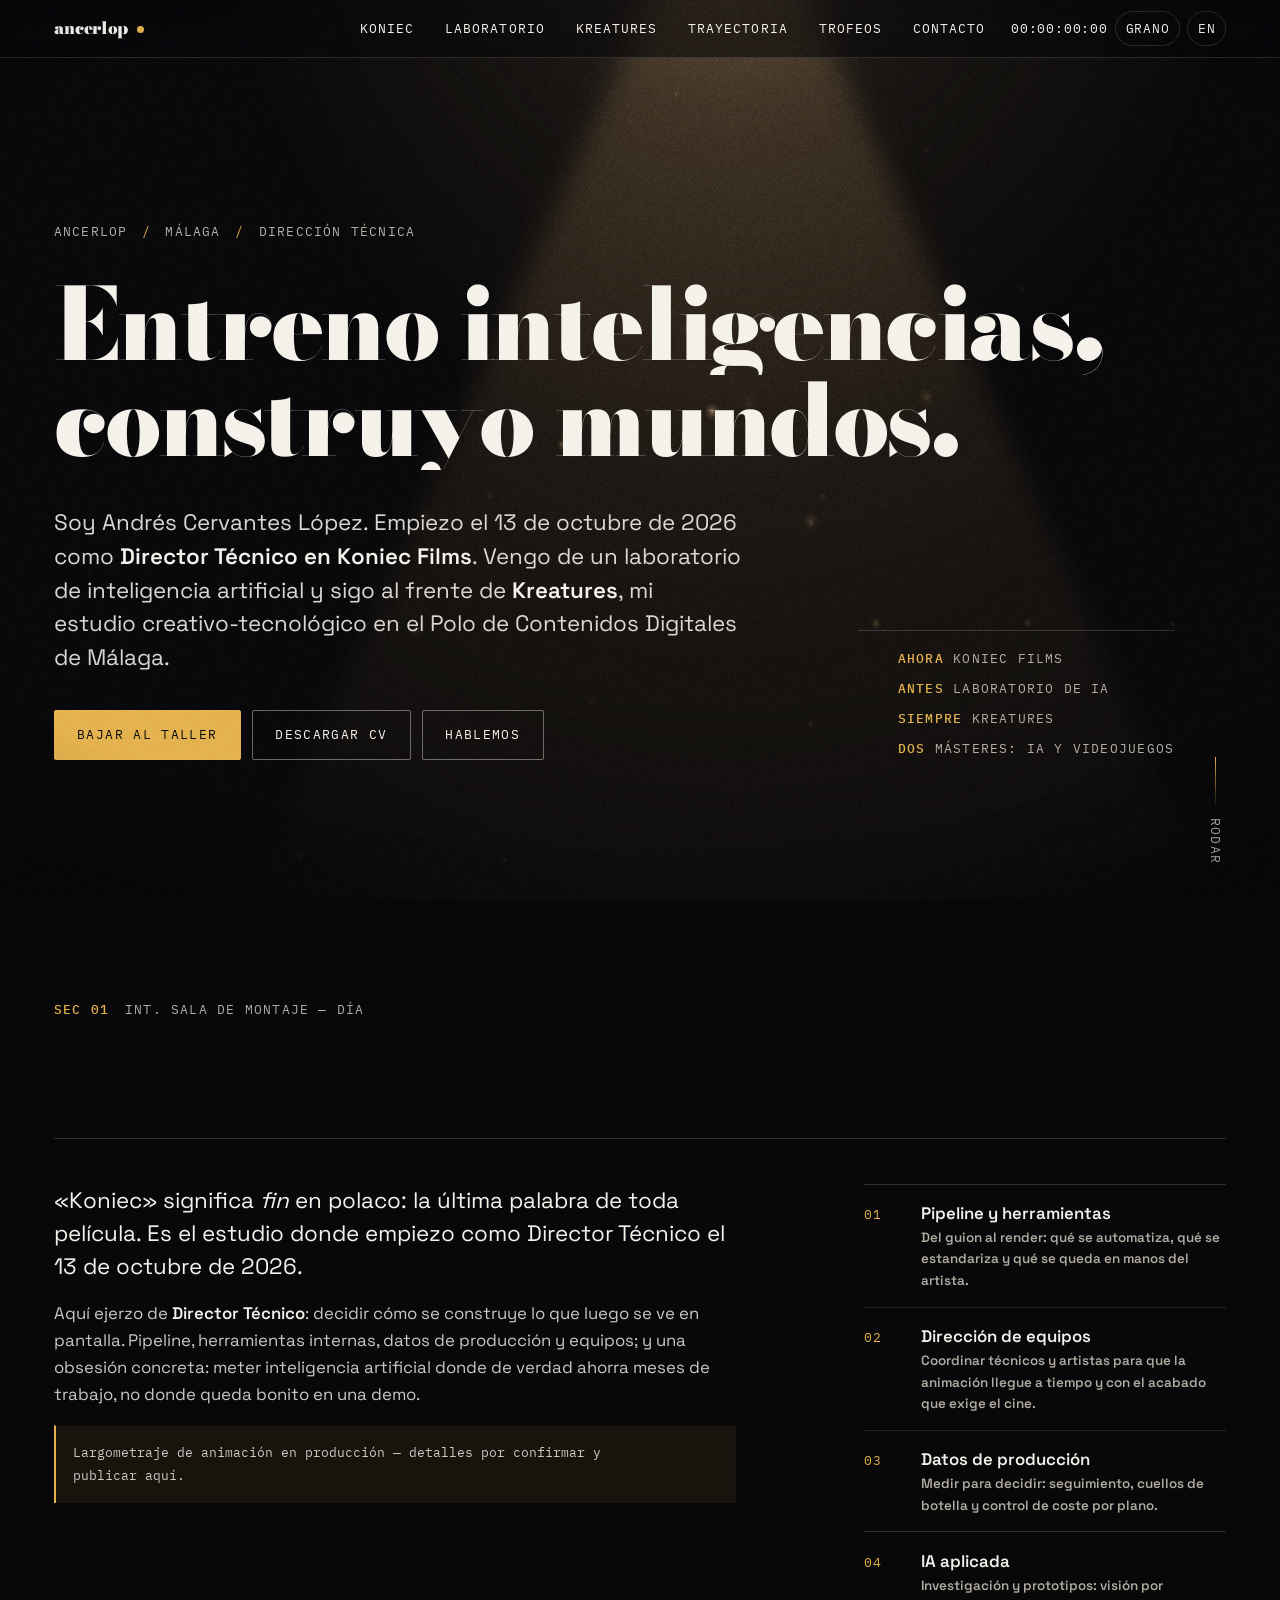
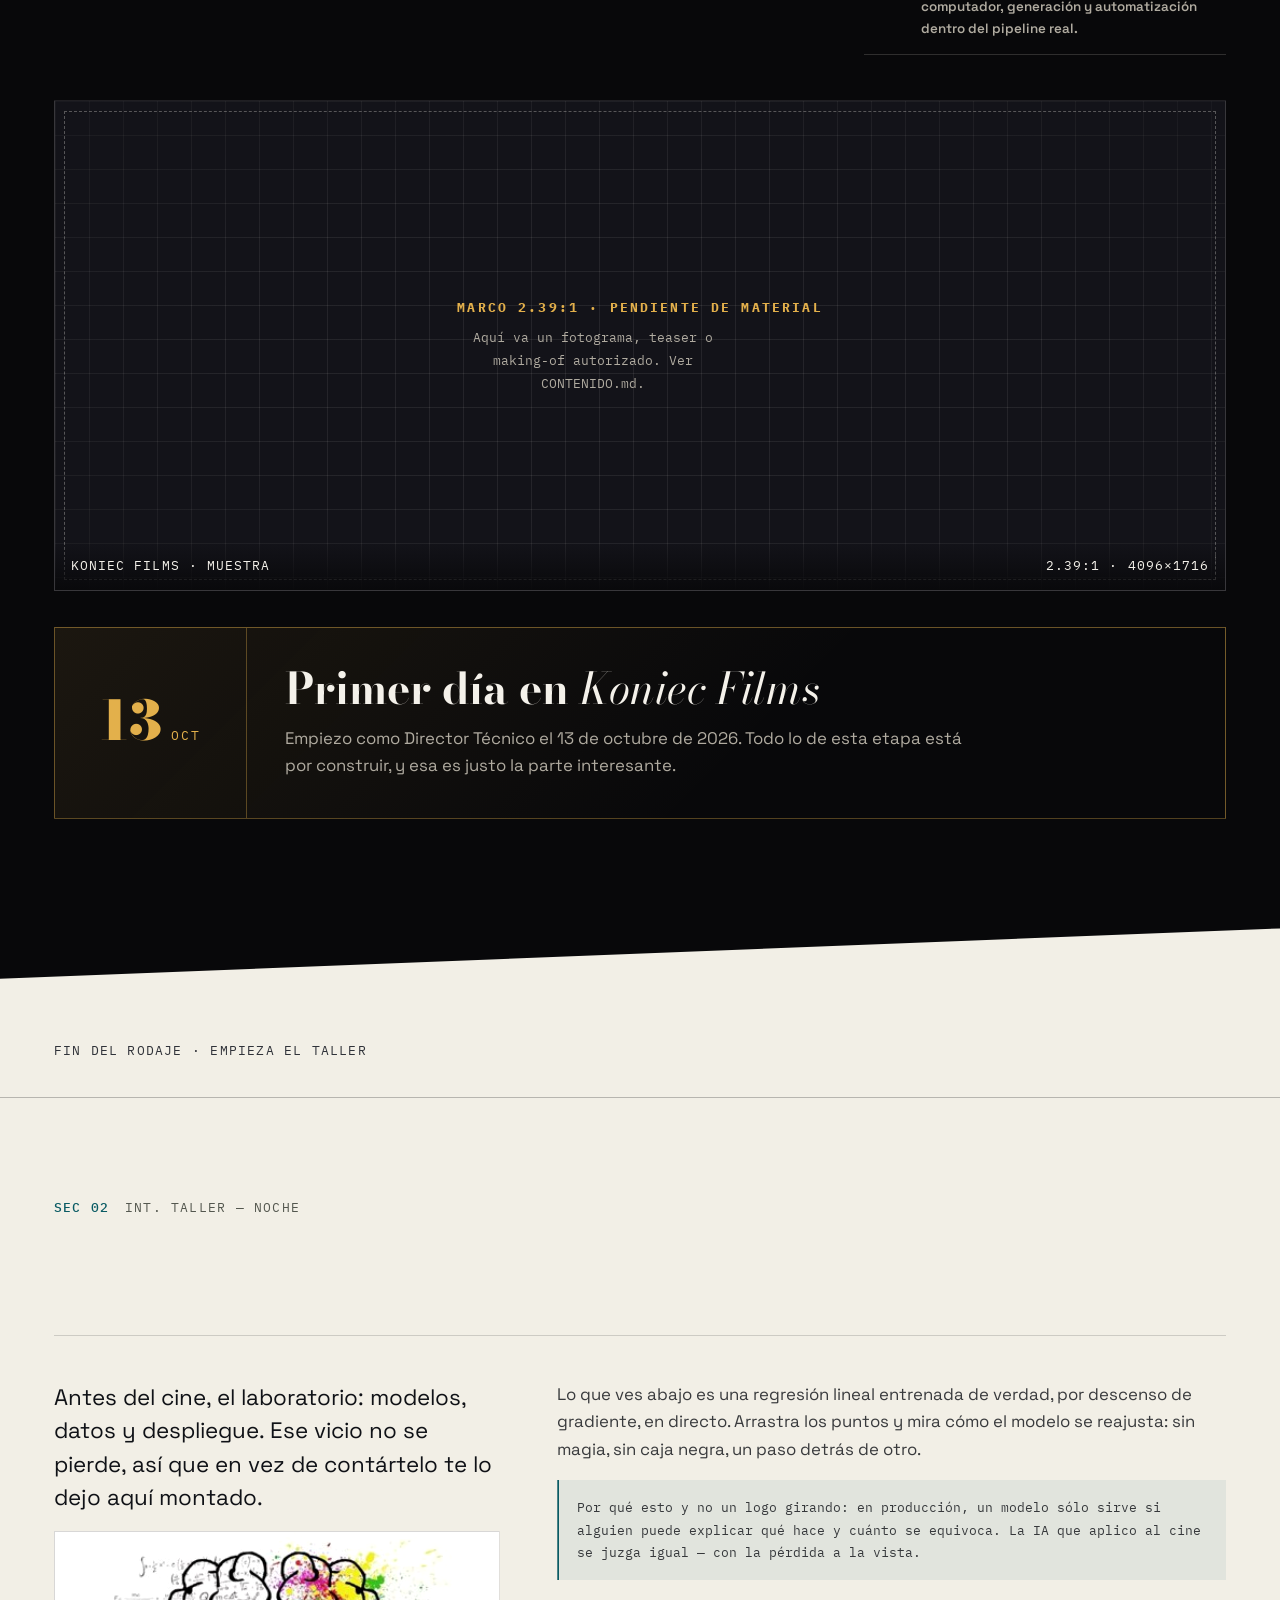
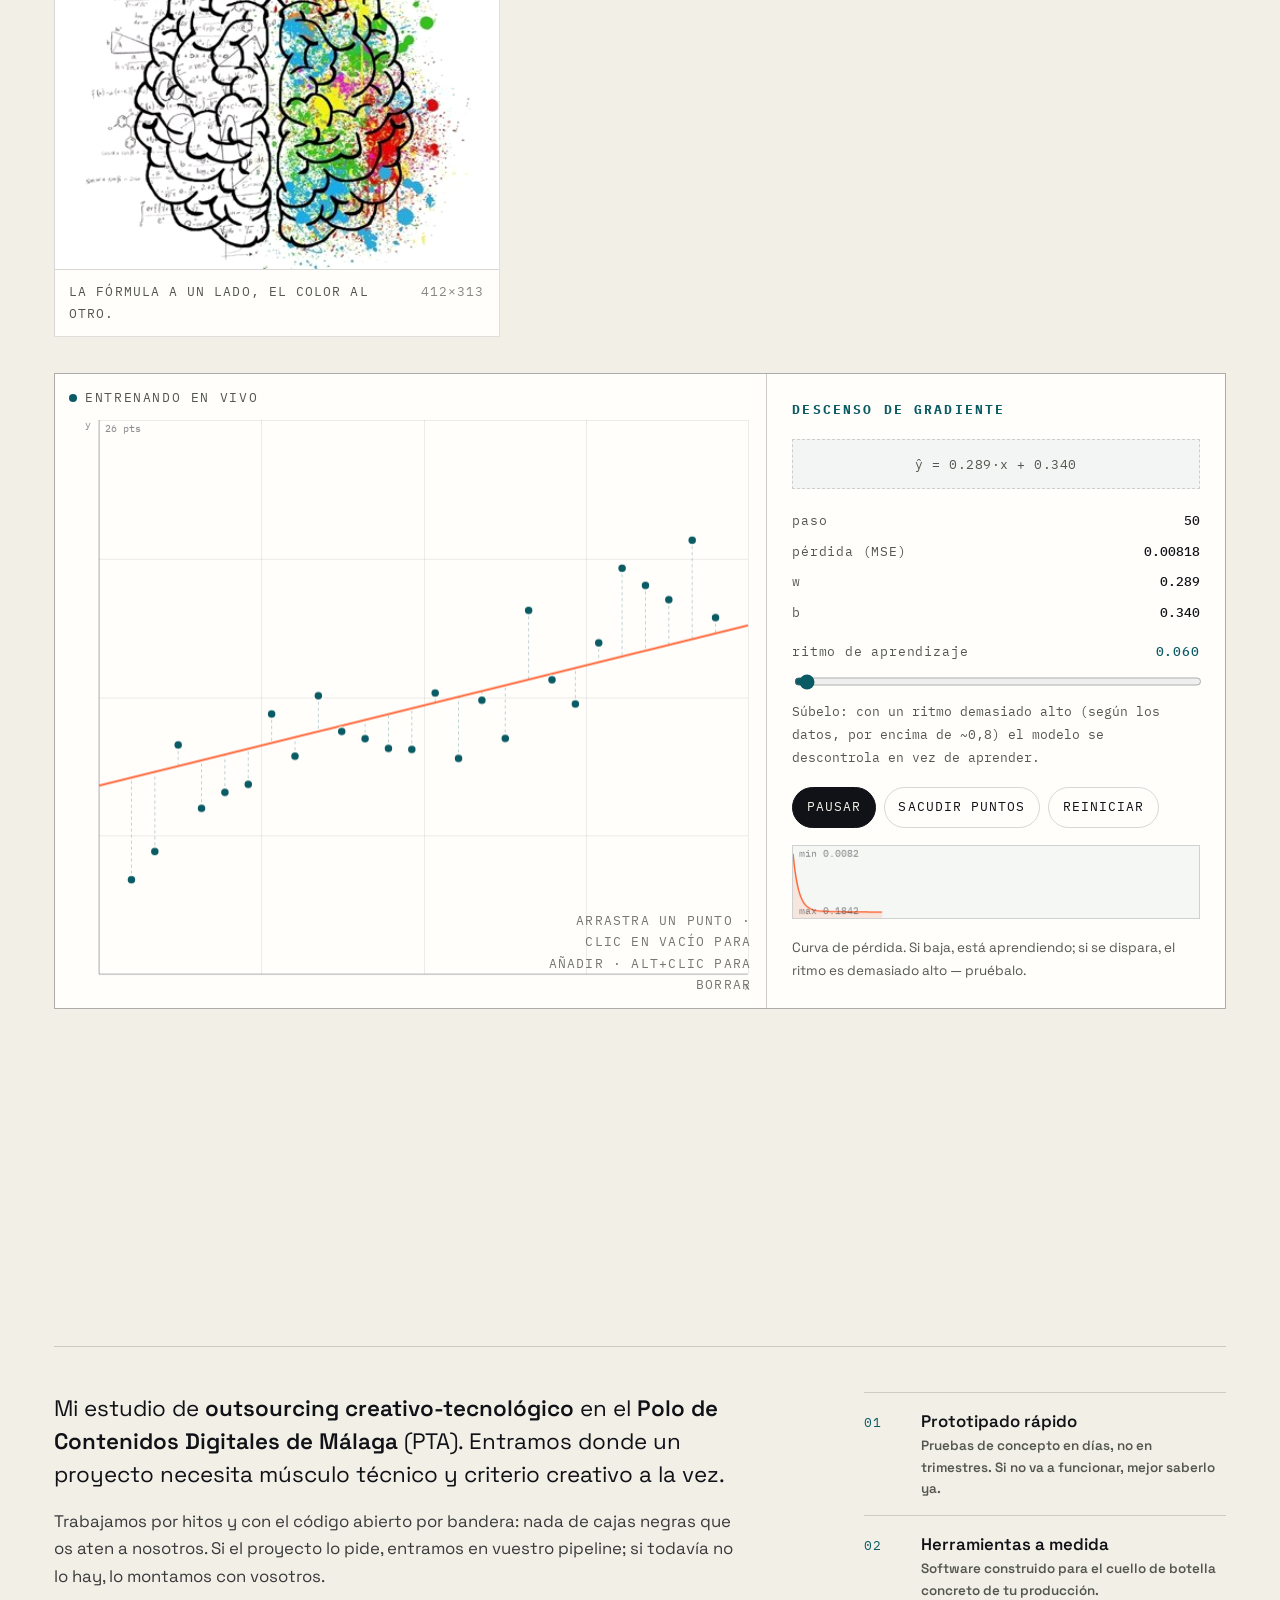
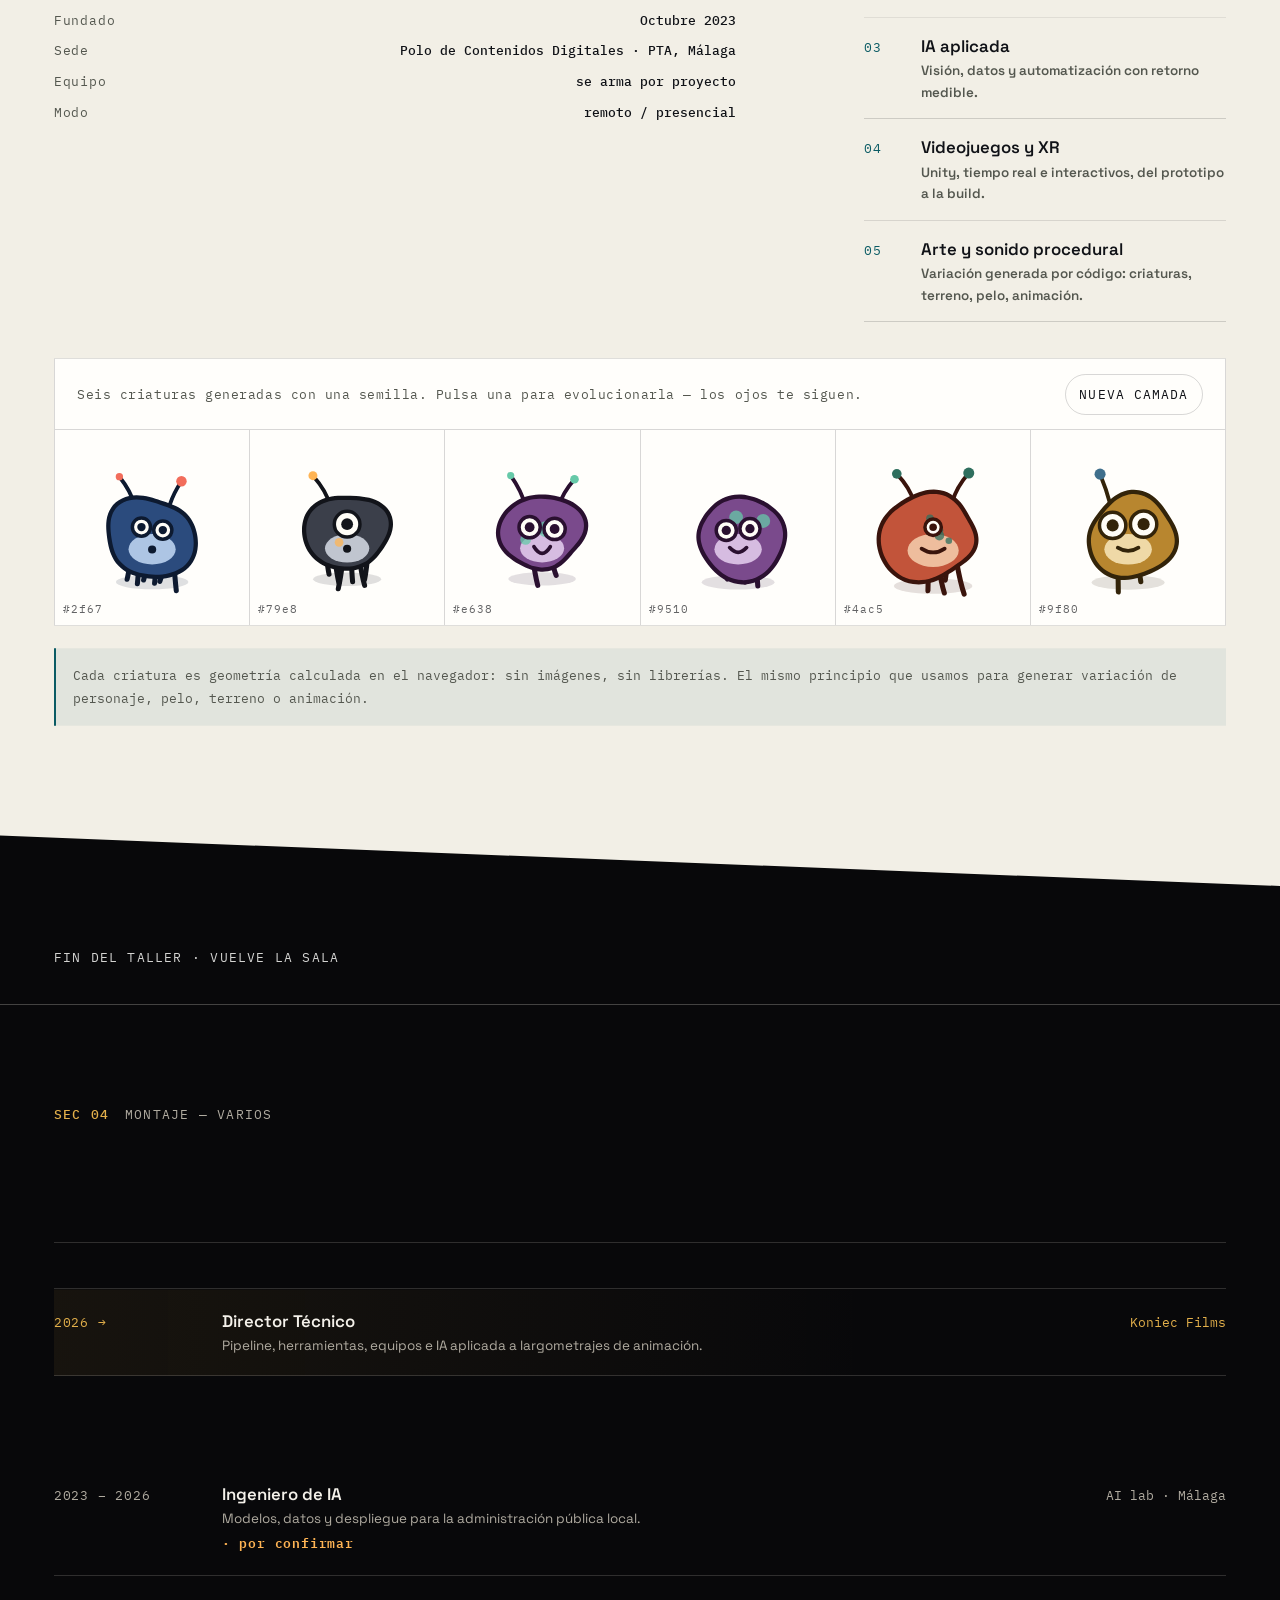
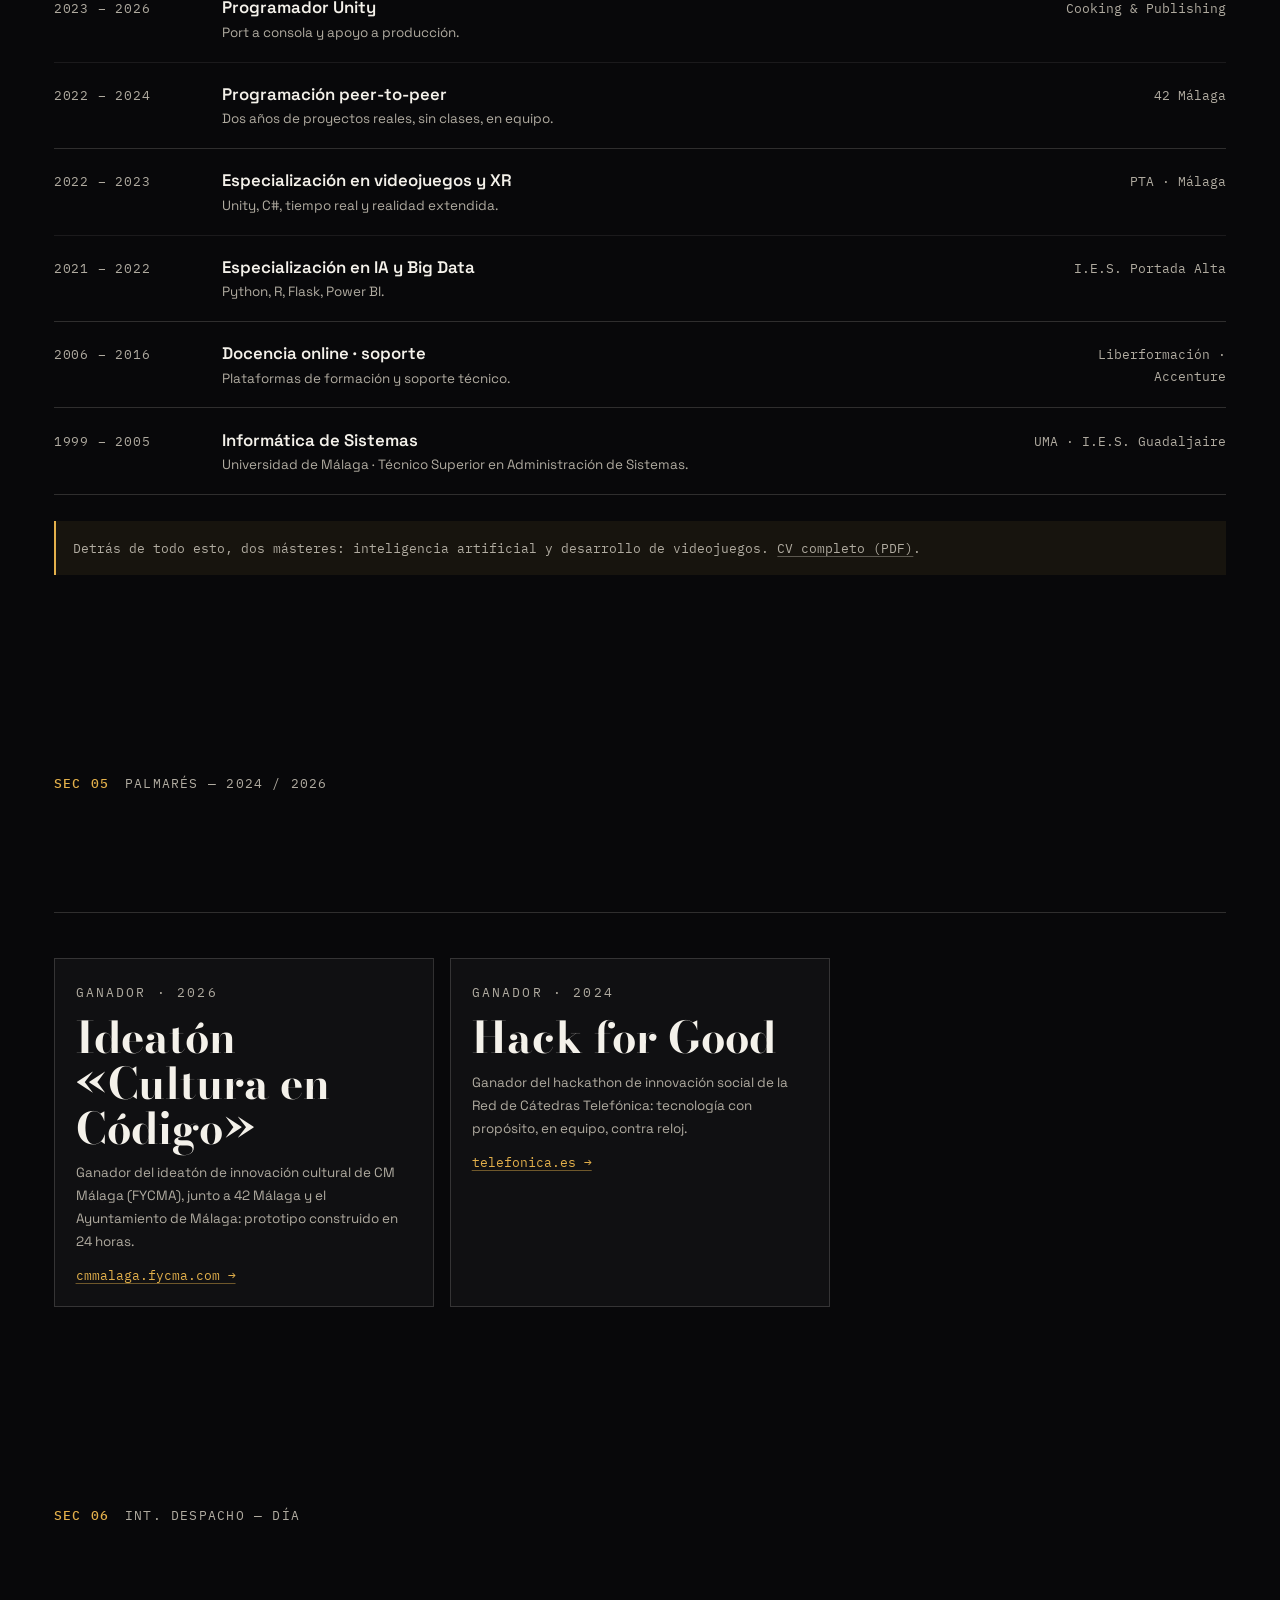
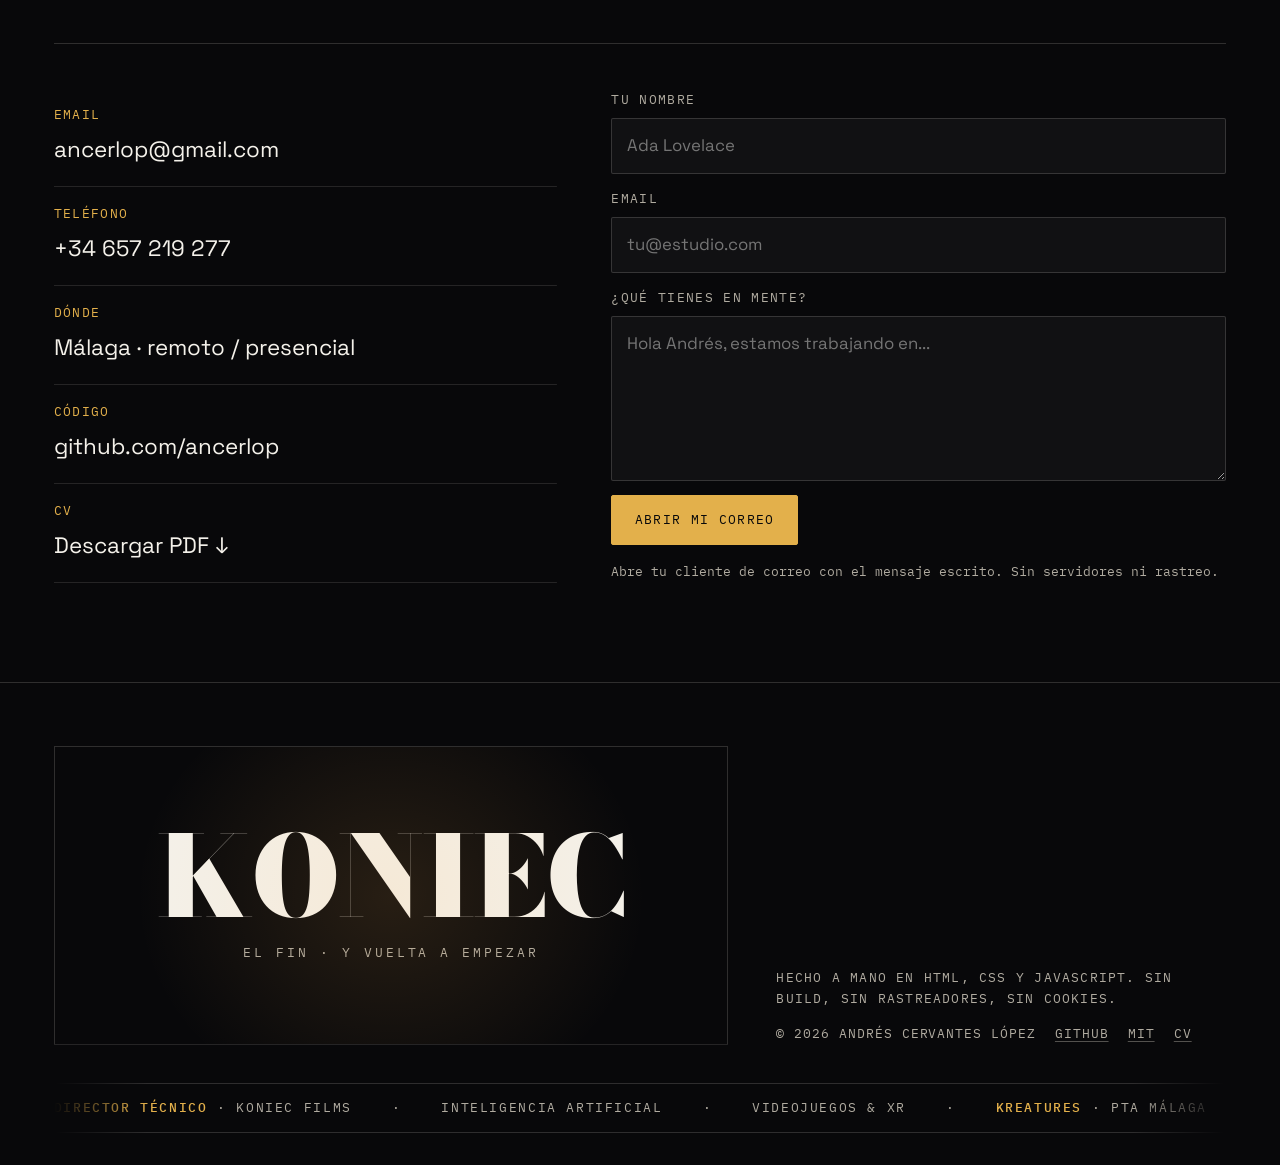
<file: index.html>
<!DOCTYPE html>
<html lang="es" class="no-js">
<head>
<meta charset="utf-8" />
<meta name="viewport" content="width=device-width, initial-scale=1" />
<title>Andrés Cervantes López · Director Técnico — cine, IA y videojuegos</title>
<meta name="description" content="Andrés Cervantes López, Director Técnico en Koniec Films desde octubre de 2026. Antes, laboratorio de inteligencia artificial. Siempre, Kreatures, estudio creativo-tecnológico en el Polo de Contenidos Digitales de Málaga." />
<meta name="author" content="Andrés Cervantes López" />
<meta name="color-scheme" content="dark light" />
<meta name="theme-color" content="#08080a" />
<link rel="canonical" href="https://ancerlop.github.io/" />

<meta property="og:type" content="profile" />
<meta property="og:locale" content="es_ES" />
<meta property="og:locale:alternate" content="en_GB" />
<meta property="og:site_name" content="ancerlop" />
<meta property="og:title" content="Andrés Cervantes López · Entreno inteligencias, construyo mundos" />
<meta property="og:description" content="Director Técnico en Koniec Films. Ex laboratorio de IA. Fundador de Kreatures, Málaga." />
<meta property="og:url" content="https://ancerlop.github.io/" />
<meta property="og:image" content="https://ancerlop.github.io/assets/og.jpg" />
<meta property="og:image:width" content="1200" />
<meta property="og:image:height" content="630" />
<meta property="og:image:alt" content="Cerebro partido en dos mitades: fórmulas matemáticas a un lado, color al otro." />
<meta name="twitter:card" content="summary_large_image" />

<link rel="icon" href="assets/favicon.svg" type="image/svg+xml" />
<link rel="apple-touch-icon" href="assets/icon-180.png" />
<link rel="manifest" href="assets/manifest.webmanifest" />

<link rel="preconnect" href="https://fonts.googleapis.com" />
<link rel="preconnect" href="https://fonts.gstatic.com" crossorigin />
<link href="https://fonts.googleapis.com/css2?family=Bodoni+Moda:ital,opsz,wght@0,6..96,400..900;1,6..96,400..900&family=IBM+Plex+Mono:wght@400;500&family=Space+Grotesk:wght@300..700&display=swap" rel="stylesheet" />

<link rel="stylesheet" href="css/site.css" />
<link rel="stylesheet" href="css/lab.css" />

<script>document.documentElement.classList.replace('no-js','js');</script>
<noscript><style>.leader{display:none!important}</style></noscript>

<script type="application/ld+json">
{
  "@context": "https://schema.org",
  "@type": "Person",
  "name": "Andrés Cervantes López",
  "alternateName": "ancerlop",
  "url": "https://ancerlop.github.io/",
  "email": "mailto:ancerlop@gmail.com",
  "telephone": "+34657219277",
  "jobTitle": "Director Técnico",
  "description": "Director Técnico en Koniec Films, fundador de Kreatures y especialista en inteligencia artificial y videojuegos.",
  "worksFor": { "@type": "Organization", "name": "Koniec Films" },
  "alumniOf": [
    { "@type": "CollegeOrUniversity", "name": "Universidad de Málaga" },
    { "@type": "Organization", "name": "42 Málaga" }
  ],
  "address": { "@type": "PostalAddress", "addressLocality": "Málaga", "addressCountry": "ES" },
  "knowsAbout": ["Dirección técnica", "Animación", "Inteligencia artificial", "Videojuegos", "XR", "Python", "Unity"],
  "award": ["Ideatón Cultura en Código · CM Málaga 2026", "Hack for Good 2024"]
}
</script>
</head>

<body data-chrome="screen" data-grain="on">

<!-- Aviso de apertura local. Sólo aparece si los módulos ES no pueden cargar
     (file://), y lo enseña la guarda de arranque del final del documento. -->
<div class="aviso" id="avisoLocal" role="status" hidden>
  <p>
    <strong>Estás abriendo el archivo directamente</strong> (<code>file://</code>), y así el
    navegador bloquea los módulos ES por seguridad. Por eso la página se quedaba en la cuenta atrás.
  </p>
  <p>
    Sirve la carpeta por HTTP y entra desde ahí:
    <code>python -m http.server 8765</code> → <code>http://127.0.0.1:8765</code>.
    En GitHub Pages funciona sin hacer nada.
  </p>
</div>

<a class="skip" href="#main" data-en="Skip to content">Saltar al contenido</a>

<!-- ===================== CUENTA ATRÁS DE PROYECTOR ===================== -->
<div class="leader" id="leader" role="presentation" title="Saltar introducción">
  <div class="leader__disc">
    <svg viewBox="0 0 200 200" aria-hidden="true">
      <circle cx="100" cy="100" r="93" fill="none" stroke="currentColor" stroke-opacity=".22" />
      <circle cx="100" cy="100" r="71" fill="none" stroke="currentColor" stroke-opacity=".12" />
      <line x1="100" y1="7" x2="100" y2="193" stroke="currentColor" stroke-opacity=".18" />
      <line x1="7" y1="100" x2="193" y2="100" stroke="currentColor" stroke-opacity=".18" />
      <path class="sweep" d="M100 100 L100 7 A93 93 0 0 1 166 34 Z" fill="currentColor" fill-opacity=".1" />
    </svg>
    <span class="leader__num" id="leaderNum">5</span>
  </div>
  <p class="leader__slug" data-en="Academy leader · click to skip">Cuenta atrás · clic para saltar</p>
</div>

<!-- ===================== CAPAS DE TEXTURA ===================== -->
<canvas class="grain" id="grain" aria-hidden="true"></canvas>
<div class="vignette" aria-hidden="true"></div>
<div class="cursor" id="cursor" aria-hidden="true"><span class="cursor__ring"></span></div>

<!-- ===================== BARRA ===================== -->
<header class="topbar">
  <a class="sig" href="#inicio">ancerlop</a>

  <nav class="nav" id="nav" aria-label="Secciones">
    <a href="#koniec" data-en="Koniec">Koniec</a>
    <a href="#laboratorio" data-en="Lab">Laboratorio</a>
    <a href="#kreatures">Kreatures</a>
    <a href="#trayectoria" data-en="Track record">Trayectoria</a>
    <a href="#trofeos" data-en="Awards">Trofeos</a>
    <a href="#contacto" data-en="Contact">Contacto</a>
  </nav>

  <div class="tools">
    <span class="timecode" id="timecode" aria-hidden="true">00:00:00:00</span>
    <button class="tool" id="grainBtn" type="button" aria-pressed="true" data-en="grain">grano</button>
    <button class="tool" id="langBtn" type="button" aria-pressed="false" lang="en">EN</button>
    <button class="tool menu-btn" id="menuBtn" type="button" aria-expanded="false" aria-controls="nav" data-en="menu">menú</button>
  </div>

  <div class="progress" id="progress" aria-hidden="true"></div>
</header>

<main id="main">

<!-- ============================ PORTADA ============================ -->
<section class="world world--screen hero" id="inicio" aria-labelledby="heroTitle">
  <canvas class="beam" id="beam" aria-hidden="true"></canvas>

  <div class="hero__in">
    <p class="hero__slug mono">
      <span>ancerlop</span><span aria-hidden="true">/</span>
      <span>Málaga</span><span aria-hidden="true">/</span>
      <span data-en="Technical direction">Dirección técnica</span>
    </p>

    <h1 class="display" id="heroTitle">
      <span class="line"><span class="line__in" data-en="I train intelligences,">Entreno inteligencias,</span></span>
      <span class="line"><span class="line__in" style="--d:.12s" data-en="I build worlds.">construyo mundos.</span></span>
    </h1>

    <div class="hero__cols">
      <div>
        <p class="lede" data-en-html="I am Andrés Cervantes López. I start on 13 October 2026 as <strong>Technical Director at Koniec Films</strong>. I come from an artificial intelligence lab, and I still run <strong>Kreatures</strong>, my creative-technological studio at the Málaga Digital Content Pole.">
          Soy Andrés Cervantes López. Empiezo el 13 de octubre de 2026 como <strong>Director Técnico en Koniec&nbsp;Films</strong>. Vengo de un laboratorio de inteligencia artificial y sigo al frente de <strong>Kreatures</strong>, mi estudio creativo-tecnológico en el Polo de Contenidos Digitales de Málaga.
        </p>

        <div class="cta">
          <a class="btn btn--solid" href="#laboratorio"><span data-en="Enter the workshop">Bajar al taller</span></a>
          <a class="btn" href="CV-Andres%20Cervantes%20Lopez.pdf" download><span data-en="Download CV">Descargar CV</span></a>
          <a class="btn" href="#contacto"><span data-en="Get in touch">Hablemos</span></a>
        </div>
      </div>

      <ul class="hero__meta mono">
        <li data-en-html="<b>Now</b> Koniec Films"><b>Ahora</b> Koniec Films</li>
        <li data-en-html="<b>Before</b> AI lab"><b>Antes</b> laboratorio de IA</li>
        <li data-en-html="<b>Always</b> Kreatures"><b>Siempre</b> Kreatures</li>
        <li data-en-html="<b>Two</b> master's degrees: AI &amp; games"><b>Dos</b> másteres: IA y videojuegos</li>
      </ul>
    </div>
  </div>

  <p class="cue mono" aria-hidden="true"><span class="cue__tick"></span><span>rodar</span></p>
</section>

<!-- ============================ 01 KONIEC ============================ -->
<section class="world world--screen" id="koniec" aria-labelledby="koniecTitle">
  <div class="world__in">
    <header class="scene__head">
      <p class="scene__slug mono" data-reveal="up">
        <b>SEC 01</b> <span data-en="INT. EDIT SUITE — DAY">INT. SALA DE MONTAJE — DÍA</span>
      </p>
      <h2 class="display" id="koniecTitle" data-reveal="mask">Koniec Films</h2>
    </header>

    <div class="cols cols--wide">
      <div class="prose">
        <p class="lead" data-reveal="up" data-en-html="«Koniec» means <em>the end</em> in Polish: the last word of every film. It is the studio where I start as Technical Director on 13 October 2026.">
          «Koniec» significa <em>fin</em> en polaco: la última palabra de toda película. Es el estudio donde empiezo como Director Técnico el 13 de octubre de 2026.
        </p>
        <p data-reveal="up" style="--d:.08s" data-en-html="Here I work as <strong>Technical Director</strong>: deciding how what you see on screen gets built. Pipeline, in-house tools, production data and teams — plus one specific obsession: putting artificial intelligence where it genuinely saves months of work, not where it looks good in a demo.">
          Aquí ejerzo de <strong>Director Técnico</strong>: decidir cómo se construye lo que luego se ve en pantalla. Pipeline, herramientas internas, datos de producción y equipos; y una obsesión concreta: meter inteligencia artificial donde de verdad ahorra meses de trabajo, no donde queda bonito en una demo.
        </p>
        <p class="note" data-reveal="up" style="--d:.16s" data-en="Animated feature film in production — details to be confirmed and published here.">
          Largometraje de animación en producción — detalles por confirmar y publicar aquí.
        </p>
      </div>

      <ul class="list">
        <li data-reveal="up">
          <span>01</span>
          <strong data-en-html="Pipeline and tools<em>From script to render: what gets automated, what gets standardised, and what stays in the artist's hands.</em>">Pipeline y herramientas<em>Del guion al render: qué se automatiza, qué se estandariza y qué se queda en manos del artista.</em></strong>
        </li>
        <li data-reveal="up" style="--d:.06s">
          <span>02</span>
          <strong data-en-html="Leading teams<em>Coordinating technicians and artists so the animation arrives on time, with the finish cinema demands.</em>">Dirección de equipos<em>Coordinar técnicos y artistas para que la animación llegue a tiempo y con el acabado que exige el cine.</em></strong>
        </li>
        <li data-reveal="up" style="--d:.12s">
          <span>03</span>
          <strong data-en-html="Production data<em>Measuring to decide: tracking, bottlenecks and shot-level cost control.</em>">Datos de producción<em>Medir para decidir: seguimiento, cuellos de botella y control de coste por plano.</em></strong>
        </li>
        <li data-reveal="up" style="--d:.18s">
          <span>04</span>
          <strong data-en-html="Applied AI<em>Research and prototypes: computer vision, generation and automation inside the real pipeline.</em>">IA aplicada<em>Investigación y prototipos: visión por computador, generación y automatización dentro del pipeline real.</em></strong>
        </li>
      </ul>
    </div>

    <!-- hueco de material real: se ve que falta, y queda digno -->
    <figure class="frame slot" data-reveal="up" style="margin-top:clamp(2rem,5vh,3.4rem)">
      <span class="slot__marks" aria-hidden="true"></span>
      <span class="slot__label">
        <b data-en="Frame 2.39:1 · awaiting material">Marco 2.39:1 · pendiente de material</b>
        <span data-en="Drop an authorised still, teaser or making-of clip here. See CONTENIDO.md.">Aquí va un fotograma, teaser o making-of autorizado. Ver CONTENIDO.md.</span>
      </span>
      <figcaption>
        <span data-en="Koniec Films · sample">Koniec Films · muestra</span>
        <span>2.39:1 · 4096×1716</span>
      </figcaption>
    </figure>

    <div class="hito" data-reveal="up" style="margin-top:clamp(1.6rem,4vh,2.4rem)">
      <p class="hito__num"><b>13</b><span data-en="Oct">Oct</span></p>
      <div class="hito__body">
        <h3 data-en-html="First day at <i>Koniec Films</i>">Primer día en <i>Koniec Films</i></h3>
        <p data-en="I start as Technical Director on 13 October 2026. Everything about this stage is still to be built — and that is exactly the interesting part.">
          Empiezo como Director Técnico el 13 de octubre de 2026. Todo lo de esta etapa está por construir, y esa es justo la parte interesante.
        </p>
      </div>
    </div>
  </div>
</section>

<!-- ======================= CORTE: SALA → TALLER ======================= -->
<div class="cut" aria-hidden="true">
  <p class="cut__slug mono"><span data-en="End of the shoot · the workshop begins">Fin del rodaje · empieza el taller</span></p>
</div>

<!-- ============================ 02 LABORATORIO ============================ -->
<section class="world world--shop" id="laboratorio" aria-labelledby="labTitle">
  <div class="world__in">
    <header class="scene__head">
      <p class="scene__slug mono" data-reveal="up">
        <b>SEC 02</b> <span data-en="INT. WORKSHOP — NIGHT">INT. TALLER — NOCHE</span>
      </p>
      <h2 class="display" id="labTitle" data-reveal="mask" data-en-html="The <i>laboratory</i>">El <i>laboratorio</i></h2>
    </header>

    <div class="cols cols--narrow">
      <div class="prose">
        <p class="lead" data-reveal="up" data-en="Before cinema, the lab: models, data and deployment. That habit never went away — so instead of telling you about it, I have set it up right here.">
          Antes del cine, el laboratorio: modelos, datos y despliegue. Ese vicio no se pierde, así que en vez de contártelo te lo dejo aquí montado.
        </p>

        <figure class="frame frame--43" data-reveal="up" style="--d:.12s">
          <img src="assets/cerebro.jpg" width="412" height="313" loading="lazy" decoding="async"
               alt="Cerebro partido en dos mitades: a la izquierda, fórmulas matemáticas; a la derecha, salpicaduras de color."
               data-en-alt="A brain split in two halves: mathematical formulas on the left, splashes of colour on the right." />
          <figcaption>
            <span data-en="Formula on one side, colour on the other.">La fórmula a un lado, el color al otro.</span>
            <span aria-hidden="true">412×313</span>
          </figcaption>
        </figure>
      </div>
      <div class="prose">
        <p data-reveal="up" data-en="What you see below is a linear regression trained for real, by gradient descent, live. Drag the points and watch the model readjust: no magic, no black box — one step after another.">
          Lo que ves abajo es una regresión lineal entrenada de verdad, por descenso de gradiente, en directo. Arrastra los puntos y mira cómo el modelo se reajusta: sin magia, sin caja negra, un paso detrás de otro.
        </p>
        <p class="note" data-reveal="up" style="--d:.08s" data-en="Why this and not a spinning logo: in production, a model is only useful if someone can explain what it does and how wrong it is. The AI I apply to film is judged the same way — with the loss in plain sight.">
          Por qué esto y no un logo girando: en producción, un modelo sólo sirve si alguien puede explicar qué hace y cuánto se equivoca. La IA que aplico al cine se juzga igual — con la pérdida a la vista.
        </p>
      </div>
    </div>

    <div class="lab" id="labDescent" data-reveal="up">
      <noscript>
        <p class="note" style="margin:1.1rem">
          El laboratorio entrena un modelo de verdad en tu navegador: activa JavaScript para verlo.
        </p>
      </noscript>
      <div class="lab__stage">
        <canvas id="descentStage" role="img" aria-label="Gráfico interactivo: puntos de datos y la recta que los ajusta" data-en-aria="Interactive chart: data points and the line that fits them"></canvas>
        <p class="lab__badge mono" id="descentBadge" data-state="running"><i></i><span>Entrenando en vivo</span></p>
        <p class="lab__hint mono" data-en-html="Drag a point · click empty space to add · alt+click to delete">Arrastra un punto · clic en vacío para añadir · alt+clic para borrar</p>
      </div>

      <div class="lab__panel">
        <h3 data-en="Gradient descent">Descenso de gradiente</h3>
        <p class="eq" id="descentEq">ŷ = w·x + b</p>

        <dl class="readouts">
          <div class="readout"><dt data-en="step">paso</dt><dd id="outSteps">0</dd></div>
          <div class="readout"><dt data-en="loss (MSE)">pérdida (MSE)</dt><dd id="outLoss">—</dd></div>
          <div class="readout"><dt>w</dt><dd id="outW">0.000</dd></div>
          <div class="readout"><dt>b</dt><dd id="outB">0.000</dd></div>
        </dl>

        <div class="slider">
          <label for="lr"><span data-en="learning rate">ritmo de aprendizaje</span> <output id="lrOut">0.060</output></label>
          <input type="range" id="lr" min="1" max="400" value="6" step="1" aria-describedby="lrHint" />
          <p class="hint" id="lrHint" data-en="Push it up: with too high a rate (depending on the data, above ~0.8) the model spins out instead of learning.">
            Súbelo: con un ritmo demasiado alto (según los datos, por encima de ~0,8) el modelo se descontrola en vez de aprender.
          </p>
        </div>

        <div class="controls">
          <button class="ctl" id="descentToggle" type="button" aria-pressed="true">Pausar</button>
          <button class="ctl" id="descentShake" type="button" data-en="Shake points">Sacudir puntos</button>
          <button class="ctl" id="descentReset" type="button" data-en="Restart">Reiniciar</button>
        </div>

        <div class="loss">
          <canvas id="lossChart" role="img" aria-label="Curva de pérdida durante el entrenamiento" data-en-aria="Loss curve during training"></canvas>
        </div>
        <p data-en="Loss curve. If it goes down, it is learning; if it explodes, the learning rate is too high — try it.">
          Curva de pérdida. Si baja, está aprendiendo; si se dispara, el ritmo es demasiado alto — pruébalo.
        </p>
        <p class="sr" id="descentLive" aria-live="polite"></p>
      </div>
    </div>
  </div>
</section>

<!-- ============================ 03 KREATURES ============================ -->
<section class="world world--shop" id="kreatures" aria-labelledby="kreaturesTitle">
  <div class="world__in">
    <header class="scene__head">
      <p class="scene__slug mono" data-reveal="up">
        <b>SEC 03</b> <span data-en="INT. CREATURE FARM — NIGHT">INT. VIVERO — NOCHE</span>
      </p>
      <h2 class="display" id="kreaturesTitle" data-reveal="mask">Kreatures</h2>
    </header>

    <div class="cols cols--wide">
      <div class="prose">
        <p class="lead" data-reveal="up" data-en-html="My <strong>creative-technological outsourcing</strong> studio at the <strong>Málaga Digital Content Pole</strong> (PTA). We come in where a project needs technical muscle and creative judgement at the same time.">
          Mi estudio de <strong>outsourcing creativo-tecnológico</strong> en el <strong>Polo de Contenidos Digitales de Málaga</strong> (PTA). Entramos donde un proyecto necesita músculo técnico y criterio creativo a la vez.
        </p>
        <p data-reveal="up" style="--d:.06s" data-en="We work in milestones and with open code as a flag: no black boxes that tie you to us. If the project calls for it, we plug into your pipeline; if there is no pipeline yet, we build it with you.">
          Trabajamos por hitos y con el código abierto por bandera: nada de cajas negras que os aten a nosotros. Si el proyecto lo pide, entramos en vuestro pipeline; si todavía no lo hay, lo montamos con vosotros.
        </p>

        <dl class="readouts" data-reveal="up" style="--d:.12s">
          <div class="readout"><dt data-en="Founded">Fundado</dt><dd data-en="October 2023">Octubre 2023</dd></div>
          <div class="readout"><dt data-en="Based at">Sede</dt><dd data-en="Digital Content Pole · PTA, Málaga">Polo de Contenidos Digitales · PTA, Málaga</dd></div>
          <div class="readout"><dt data-en="Team">Equipo</dt><dd data-en="assembled per project">se arma por proyecto</dd></div>
          <div class="readout"><dt data-en="Mode">Modo</dt><dd data-en="remote / on-site">remoto / presencial</dd></div>
        </dl>
      </div>
      <ul class="list">
        <li data-reveal="up"><span>01</span><strong data-en-html="Fast prototyping<em>Proofs of concept in days, not quarters. If it is not going to work, better to know now.</em>">Prototipado rápido<em>Pruebas de concepto en días, no en trimestres. Si no va a funcionar, mejor saberlo ya.</em></strong></li>
        <li data-reveal="up" style="--d:.05s"><span>02</span><strong data-en-html="Custom tools<em>Software built for the specific bottleneck of your production.</em>">Herramientas a medida<em>Software construido para el cuello de botella concreto de tu producción.</em></strong></li>
        <li data-reveal="up" style="--d:.1s"><span>03</span><strong data-en-html="Applied AI<em>Vision, data and automation with a measurable return.</em>">IA aplicada<em>Visión, datos y automatización con retorno medible.</em></strong></li>
        <li data-reveal="up" style="--d:.15s"><span>04</span><strong data-en-html="Games and XR<em>Unity, real-time and interactive experiences, from prototype to build.</em>">Videojuegos y XR<em>Unity, tiempo real e interactivos, del prototipo a la build.</em></strong></li>
        <li data-reveal="up" style="--d:.2s"><span>05</span><strong data-en-html="Procedural art and sound<em>Variation generated by code: creatures, terrain, hair, animation.</em>">Arte y sonido procedural<em>Variación generada por código: criaturas, terreno, pelo, animación.</em></strong></li>
      </ul>
    </div>

    <div class="vivero" data-reveal="up">
      <noscript>
        <p class="note" style="margin:1.1rem">
          El vivero son criaturas generadas por código en tu navegador: activa JavaScript para verlas.
        </p>
      </noscript>
      <div class="vivero__bar">
        <p data-en="Six creatures generated from a seed. Press one to evolve it — the eyes follow you.">
          Seis criaturas generadas con una semilla. Pulsa una para evolucionarla — los ojos te siguen.
        </p>
        <button class="ctl" id="viveroBtn" type="button" data-en="New litter">Nueva camada</button>
      </div>
      <div class="vivero__grid" id="viveroGrid"></div>
    </div>

    <p class="note" data-reveal="up" style="margin-top:1.4rem" data-en="Every creature is geometry calculated in the browser: no images, no libraries. The same principle we use to generate character variation, fur, terrain or animation.">
      Cada criatura es geometría calculada en el navegador: sin imágenes, sin librerías. El mismo principio que usamos para generar variación de personaje, pelo, terreno o animación.
    </p>
  </div>
</section>

<!-- ======================= CORTE: TALLER → SALA ======================= -->
<div class="cut cut--back" aria-hidden="true">
  <p class="cut__slug mono"><span data-en="End of the workshop · back to the screen">Fin del taller · vuelve la sala</span></p>
</div>

<!-- ============================ 04 TRAYECTORIA ============================ -->
<section class="world world--screen" id="trayectoria" aria-labelledby="trayTitle">
  <div class="world__in">
    <header class="scene__head">
      <p class="scene__slug mono" data-reveal="up"><b>SEC 04</b> <span data-en="MONTAGE — VARIOUS">MONTAJE — VARIOS</span></p>
      <h2 class="display" id="trayTitle" data-reveal="mask" data-en="Track record">Trayectoria</h2>
    </header>

    <ol class="road">
      <li data-live data-reveal="up">
        <span class="yr">2026 →</span>
        <span class="role" data-en-html="Technical Director<em>Pipeline, tools, teams and applied AI for animated feature films.</em>">Director Técnico<em>Pipeline, herramientas, equipos e IA aplicada a largometrajes de animación.</em></span>
        <span class="where">Koniec Films</span>
      </li>
      <li data-live data-reveal="up">
        <span class="yr">2023 →</span>
        <span class="role" data-en-html="Founder<em>Creative-technological outsourcing studio.</em>">Fundador<em>Estudio de outsourcing creativo-tecnológico.</em></span>
        <span class="where">Kreatures · PTA Málaga</span>
      </li>
      <li data-todo data-reveal="up">
        <span class="yr">2023 – 2026</span>
        <span class="role" data-en-html="AI engineer<em>Models, data and deployment for local public administration.</em>">Ingeniero de IA<em>Modelos, datos y despliegue para la administración pública local.</em></span>
        <span class="where">AI lab · Málaga</span>
      </li>
      <li data-reveal="up">
        <span class="yr">2023 – 2026</span>
        <span class="role" data-en-html="Unity programmer<em>Console port and production support.</em>">Programador Unity<em>Port a consola y apoyo a producción.</em></span>
        <span class="where">Cooking &amp; Publishing</span>
      </li>
      <li data-reveal="up">
        <span class="yr">2022 – 2024</span>
        <span class="role" data-en-html="Peer-to-peer programming<em>Two years of real projects, no classes, in teams.</em>">Programación peer-to-peer<em>Dos años de proyectos reales, sin clases, en equipo.</em></span>
        <span class="where">42 Málaga</span>
      </li>
      <li data-reveal="up">
        <span class="yr">2022 – 2023</span>
        <span class="role" data-en-html="Games &amp; XR specialisation<em>Unity, C#, real-time and extended reality.</em>">Especialización en videojuegos y XR<em>Unity, C#, tiempo real y realidad extendida.</em></span>
        <span class="where" data-en="PTA · Málaga">PTA · Málaga</span>
      </li>
      <li data-reveal="up">
        <span class="yr">2021 – 2022</span>
        <span class="role" data-en-html="AI &amp; Big Data specialisation<em>Python, R, Flask, Power BI.</em>">Especialización en IA y Big Data<em>Python, R, Flask, Power BI.</em></span>
        <span class="where" data-en="I.E.S. Portada Alta">I.E.S. Portada Alta</span>
      </li>
      <li data-reveal="up">
        <span class="yr">2006 – 2016</span>
        <span class="role" data-en-html="Online teaching · support<em>Training platforms and technical support.</em>">Docencia online · soporte<em>Plataformas de formación y soporte técnico.</em></span>
        <span class="where">Liberformación · Accenture</span>
      </li>
      <li data-reveal="up">
        <span class="yr">1999 – 2005</span>
        <span class="role" data-en-html="Computer Systems Engineering<em>University of Málaga · Higher Technician in Systems Administration.</em>">Informática de Sistemas<em>Universidad de Málaga · Técnico Superior en Administración de Sistemas.</em></span>
        <span class="where">UMA · I.E.S. Guadaljaire</span>
      </li>
    </ol>

    <p class="note" data-reveal="up" style="margin-top:1.6rem" data-en-html="Two master's degrees behind all this: artificial intelligence and video game development. <a href=&quot;CV-Andres%20Cervantes%20Lopez.pdf&quot; download>Full CV (PDF)</a>.">
      Detrás de todo esto, dos másteres: inteligencia artificial y desarrollo de videojuegos. <a href="CV-Andres%20Cervantes%20Lopez.pdf" download>CV completo (PDF)</a>.
    </p>
  </div>
</section>

<!-- ============================ 05 TROFEOS ============================ -->
<section class="world world--screen" id="trofeos" aria-labelledby="prizeTitle">
  <div class="world__in">
    <header class="scene__head">
      <p class="scene__slug mono" data-reveal="up"><b>SEC 05</b> <span data-en="AWARDS — 2024 / 2026">PALMARÉS — 2024 / 2026</span></p>
      <h2 class="display" id="prizeTitle" data-reveal="mask" data-en="Awards">Trofeos</h2>
    </header>

    <div class="prizes">
      <article class="prize" data-reveal="up" style="--d:.08s">
        <p class="prize__medal" data-en="Winner · 2026">Ganador · 2026</p>
        <h3 data-en-html="Ideathon «Cultura en Código»">Ideatón «Cultura en Código»</h3>
        <p data-en="Winner of the cultural innovation ideathon at CM Málaga (FYCMA), with 42 Málaga and the City Council of Málaga: a prototype built in 24 hours.">
          Ganador del ideatón de innovación cultural de CM Málaga (FYCMA), junto a 42 Málaga y el Ayuntamiento de Málaga: prototipo construido en 24 horas.
        </p>
        <a href="https://cmmalaga.fycma.com/" target="_blank" rel="noopener noreferrer">cmmalaga.fycma.com →</a>
      </article>

      <article class="prize" data-reveal="up" style="--d:.16s">
        <p class="prize__medal" data-en="Winner · 2024">Ganador · 2024</p>
        <h3>Hack for Good</h3>
        <p data-en="Winner of the social innovation hackathon run by Telefónica's Chair Network: technology with a purpose, in a team, against the clock.">
          Ganador del hackathon de innovación social de la Red de Cátedras Telefónica: tecnología con propósito, en equipo, contra reloj.
        </p>
        <a href="https://www.telefonica.es/" target="_blank" rel="noopener noreferrer">telefonica.es →</a>
      </article>
    </div>
  </div>
</section>

<!-- ============================ 06 CONTACTO ============================ -->
<section class="world world--screen" id="contacto" aria-labelledby="contactTitle">
  <div class="world__in">
    <header class="scene__head">
      <p class="scene__slug mono" data-reveal="up"><b>SEC 06</b> <span data-en="INT. OFFICE — DAY">INT. DESPACHO — DÍA</span></p>
      <h2 class="display" id="contactTitle" data-reveal="mask" data-en-html="Let's <i>talk</i>">Hable<i>mos</i></h2>
    </header>

    <div class="contact">
      <ul class="contact__list">
        <li data-reveal="up">
          <span class="k" data-en="Email">Email</span>
          <a href="mailto:ancerlop@gmail.com">ancerlop@gmail.com</a>
        </li>
        <li data-reveal="up" style="--d:.05s">
          <span class="k" data-en="Phone">Teléfono</span>
          <a href="tel:+34657219277">+34 657 219 277</a>
        </li>
        <li data-reveal="up" style="--d:.1s">
          <span class="k" data-en="Where">Dónde</span>
          <span class="v">Málaga · <span data-en="remote / on-site">remoto / presencial</span></span>
        </li>
        <li data-reveal="up" style="--d:.15s">
          <span class="k" data-en="Code">Código</span>
          <a href="https://github.com/ancerlop" target="_blank" rel="noopener noreferrer">github.com/ancerlop</a>
        </li>
        <li data-reveal="up" style="--d:.2s">
          <span class="k">CV</span>
          <a href="CV-Andres%20Cervantes%20Lopez.pdf" download data-en="Download PDF ↓">Descargar PDF ↓</a>
        </li>
      </ul>

      <form class="form" id="contactForm" novalidate>
        <div class="field">
          <label for="f-nombre" data-en="Your name">Tu nombre</label>
          <input id="f-nombre" name="nombre" type="text" autocomplete="name" required data-en-placeholder="Ada Lovelace" placeholder="Ada Lovelace" />
        </div>
        <div class="field">
          <label for="f-email">Email</label>
          <input id="f-email" name="email" type="email" autocomplete="email" required data-en-placeholder="you@studio.com" placeholder="tu@estudio.com" />
        </div>
        <div class="field">
          <label for="f-mensaje" data-en="What do you have in mind?">¿Qué tienes en mente?</label>
          <textarea id="f-mensaje" name="mensaje" rows="5" data-en-placeholder="Hello Andrés, we are working on..." placeholder="Hola Andrés, estamos trabajando en..."></textarea>
        </div>
        <div class="form__foot">
          <button class="btn btn--solid" type="submit"><span data-en="Open my email">Abrir mi correo</span></button>
          <p class="form__status" id="formStatus" role="status" data-en="Opens your mail client, pre-filled. No servers, no tracking.">
            Abre tu cliente de correo con el mensaje escrito. Sin servidores ni rastreo.
          </p>
        </div>
      </form>
    </div>
  </div>
</section>

</main>

<!-- ============================ PIE ============================ -->
<footer class="foot">
  <div class="foot__in">
    <div class="konec" data-reveal="up">
      <b>KONIEC</b>
      <span data-en="the end · and back to the beginning">el fin · y vuelta a empezar</span>
    </div>
    <div>
      <p class="mono" style="margin-bottom:.8rem" data-en="Built by hand in HTML, CSS and JavaScript. No build step, no trackers, no cookies.">
        Hecho a mano en HTML, CSS y JavaScript. Sin build, sin rastreadores, sin cookies.
      </p>
      <div class="colophon">
        <span>© <span id="year">2026</span> Andrés Cervantes López</span>
        <a href="https://github.com/ancerlop/ancerlop" target="_blank" rel="noopener noreferrer">GitHub</a>
        <a href="https://github.com/ancerlop/ancerlop/blob/main/LICENSE" target="_blank" rel="noopener noreferrer">MIT</a>
        <a href="CV-Andres%20Cervantes%20Lopez.pdf" download>CV</a>
      </div>
    </div>
  </div>

  <div class="marquee" aria-hidden="true" style="margin-top:2.4rem">
    <div class="marquee__track">
      <span><b>Director Técnico</b> · Koniec Films</span><span>·</span>
      <span>Inteligencia artificial</span><span>·</span>
      <span>Videojuegos &amp; XR</span><span>·</span>
      <span><b>Kreatures</b> · PTA Málaga</span><span>·</span>
      <span>Python · Unity · C# · GLSL</span><span>·</span>
      <span>Kreatures · PTA Málaga</span><span>·</span>
      <span><b>Director Técnico</b> · Koniec Films</span><span>·</span>
      <span>Inteligencia artificial</span><span>·</span>
      <span>Videojuegos &amp; XR</span><span>·</span>
      <span><b>Kreatures</b> · PTA Málaga</span><span>·</span>
      <span>Python · Unity · C# · GLSL</span><span>·</span>
      <span>Kreatures · PTA Málaga</span><span>·</span>
    </div>
  </div>
</footer>

<script type="module" src="js/main.js"></script>

<script>
/* Guarda de arranque. Es un script clásico a propósito: si los módulos ES no
   llegan —al abrir el archivo con doble clic el navegador los bloquea por
   CORS—, la cuenta atrás se quedaría tapando la página para siempre. Esta capa
   garantiza que la página se destape pase lo que pase, y explica el motivo. */
(function () {
  var ESPERA = 2500;
  var reintentos = 0;

  function destapar() {
    var capa = document.getElementById('leader');
    if (capa) {
      capa.classList.add('is-out');
      setTimeout(function () { capa.remove(); }, 600);
    }
    document.body.classList.add('is-ready');
    var ocultos = document.querySelectorAll('[data-reveal], .hero');
    for (var i = 0; i < ocultos.length; i++) ocultos[i].classList.add('is-in');
    try { sessionStorage.setItem('ancerlop:intro', '1'); } catch (e) { /* modo privado */ }
  }

  function avisar() {
    var aviso = document.getElementById('avisoLocal');
    if (aviso) aviso.hidden = false;
  }

  function comprobar() {
    if (document.body.classList.contains('is-ready')) return;

    // Si el módulo está vivo y sólo va con retraso, se le da margen; como mucho
    // tres veces, para que un cuelgue tampoco deje la página tapada.
    if (window.__ancerlopArrancando && reintentos++ < 3) {
      setTimeout(comprobar, 2000);
      return;
    }
    destapar();
  }

  function arrancar() {
    if (location.protocol === 'file:') {
      // Aquí los módulos no van a cargar nunca: mejor decirlo que dejar el 5.
      destapar();
      avisar();
      return;
    }
    setTimeout(comprobar, ESPERA);
  }

  if (document.readyState === 'loading') {
    document.addEventListener('DOMContentLoaded', arrancar);
  } else {
    arrancar();
  }
})();
</script>
</body>
</html>
</file>
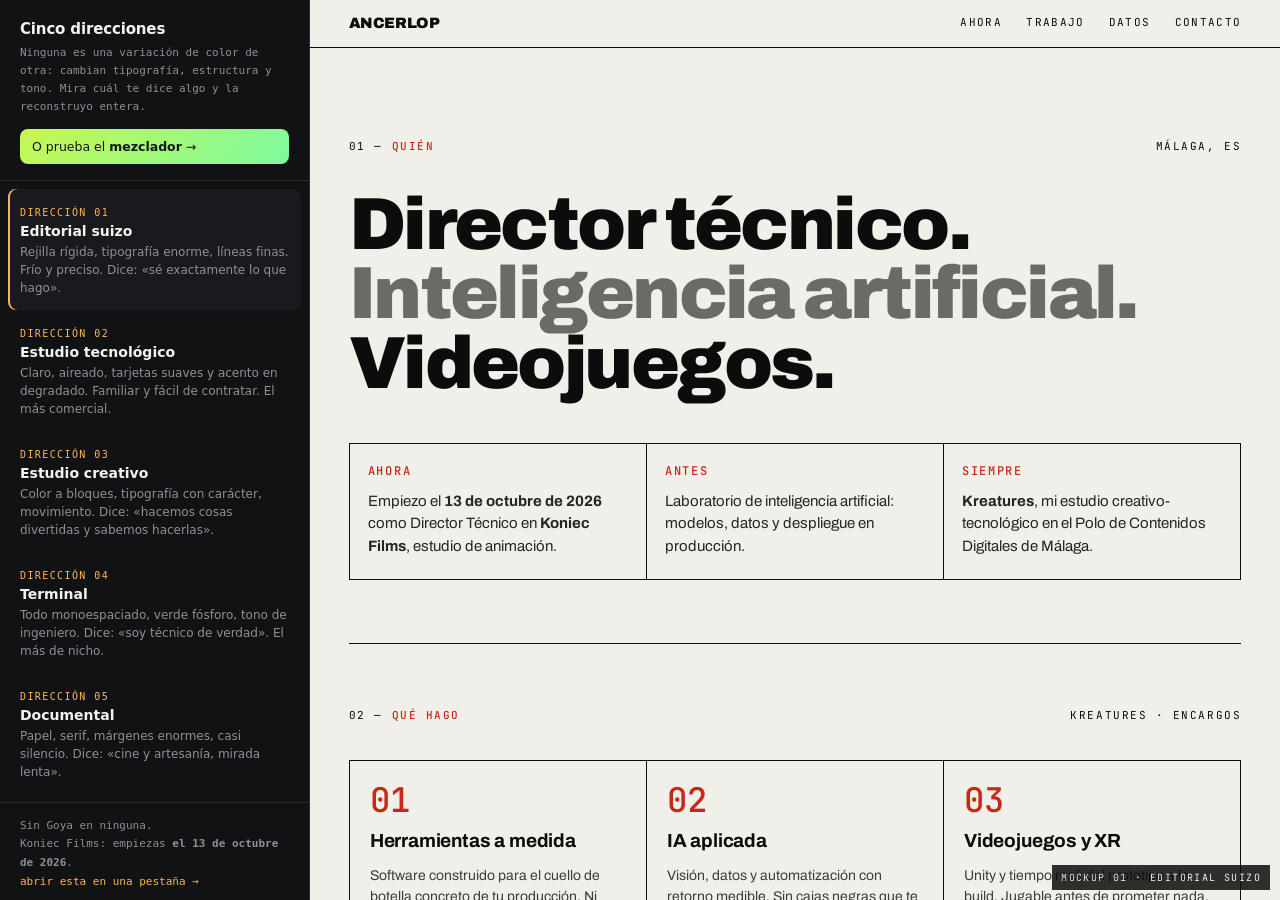
<file: mockups/index.html>
<!DOCTYPE html>
<html lang="es">
<head>
<meta charset="utf-8" />
<meta name="viewport" content="width=device-width, initial-scale=1" />
<title>Mockups · ancerlop</title>
<style>
  :root{
    --bg:#111214; --panel:#181a1d; --line:#2a2d31; --fg:#f2f2f0; --dim:#8d9196;
    --accent:#ffb454; --sans:'Inter',system-ui,sans-serif; --mono:'JetBrains Mono',monospace;
  }
  *{box-sizing:border-box}
  html,body{height:100%;margin:0}
  body{display:flex;background:var(--bg);color:var(--fg);font-family:var(--sans);overflow:hidden}
  a{color:inherit}

  aside{width:310px;flex:none;border-right:1px solid var(--line);display:flex;flex-direction:column;overflow-y:auto}
  .head{padding:20px 20px 16px;border-bottom:1px solid var(--line)}
  .head h1{font-size:15px;margin:0 0 6px;letter-spacing:-.01em}
  .head p{margin:0;font-family:var(--mono);font-size:11px;line-height:1.65;color:var(--dim)}
  .mezclador{display:block;margin-top:12px;padding:10px 12px;border-radius:8px;text-decoration:none;
             background:linear-gradient(135deg,#c8f751,#7dfba0);color:#141610;font-size:12.5px;font-weight:500}
  .mezclador:hover{filter:brightness(1.06)}

  nav{padding:8px}
  button.dir{
    display:block;width:100%;text-align:left;background:none;border:0;color:inherit;
    padding:12px 12px 13px;border-radius:8px;cursor:pointer;font:inherit;
  }
  button.dir:hover{background:var(--panel)}
  button.dir[aria-current="true"]{background:var(--panel);box-shadow:inset 2px 0 0 var(--accent)}
  .n{font-family:var(--mono);font-size:10px;color:var(--accent);letter-spacing:.14em}
  .t{display:block;font-weight:600;font-size:14px;margin:3px 0 4px}
  .d{display:block;font-size:12px;line-height:1.5;color:var(--dim)}

  .foot{margin-top:auto;padding:14px 20px 18px;border-top:1px solid var(--line);
        font-family:var(--mono);font-size:11px;line-height:1.7;color:var(--dim)}
  .foot a{color:var(--accent);text-decoration:none}
  .foot a:hover{text-decoration:underline}

  main{flex:1;min-width:0;position:relative;background:#000}
  iframe{width:100%;height:100%;border:0;display:block;background:#fff}

  @media (max-width:760px){
    body{flex-direction:column;overflow:auto}
    aside{width:100%;border-right:0;border-bottom:1px solid var(--line);max-height:44vh}
    main{height:56vh;flex:none}
  }
</style>
</head>
<body>

<aside>
  <div class="head">
    <h1>Cinco direcciones</h1>
    <p>Ninguna es una variación de color de otra: cambian tipografía, estructura y tono. Mira cuál te dice algo y la reconstruyo entera.</p>
    <a class="mezclador" href="mezclador.html">O prueba el <b>mezclador</b> →</a>
  </div>

  <nav id="lista" aria-label="Direcciones"></nav>

  <div class="foot">
    Sin Goya en ninguna.<br>
    Koniec Films: empiezas <strong>el 13 de octubre de 2026</strong>.<br>
    <a href="#" id="abrir" target="_blank" rel="noopener">abrir esta en una pestaña →</a>
  </div>
</aside>

<main><iframe id="vista" title="Mockup" src="01-editorial.html"></iframe></main>

<script>
  const DIRECCIONES = [
    { f: '01-editorial.html',  n: '01', t: 'Editorial suizo',       d: 'Rejilla rígida, tipografía enorme, líneas finas. Frío y preciso. Dice: «sé exactamente lo que hago».' },
    { f: '02-producto.html',   n: '02', t: 'Estudio tecnológico',   d: 'Claro, aireado, tarjetas suaves y acento en degradado. Familiar y fácil de contratar. El más comercial.' },
    { f: '03-estudio.html',    n: '03', t: 'Estudio creativo',      d: 'Color a bloques, tipografía con carácter, movimiento. Dice: «hacemos cosas divertidas y sabemos hacerlas».' },
    { f: '04-terminal.html',   n: '04', t: 'Terminal',              d: 'Todo monoespaciado, verde fósforo, tono de ingeniero. Dice: «soy técnico de verdad». El más de nicho.' },
    { f: '05-documental.html', n: '05', t: 'Documental',            d: 'Papel, serif, márgenes enormes, casi silencio. Dice: «cine y artesanía, mirada lenta».' }
  ];

  const lista = document.getElementById('lista');
  const vista = document.getElementById('vista');
  const abrir = document.getElementById('abrir');

  DIRECCIONES.forEach((x, i) => {
    const b = document.createElement('button');
    b.type = 'button';
    b.className = 'dir';
    b.innerHTML = `<span class="n">DIRECCIÓN ${x.n}</span><span class="t">${x.t}</span><span class="d">${x.d}</span>`;
    b.addEventListener('click', () => elegir(i));
    lista.appendChild(b);
  });

  function elegir(i) {
    const x = DIRECCIONES[i];
    vista.src = x.f;
    abrir.href = x.f;
    [...lista.children].forEach((b, j) => b.setAttribute('aria-current', String(i === j)));
    try { history.replaceState(null, '', '#' + x.f); } catch (e) { /* file:// */ }
  }

  const inicial = DIRECCIONES.findIndex((x) => '#' + x.f === location.hash);
  elegir(inicial < 0 ? 0 : inicial);
</script>
</body>
</html>
</file>
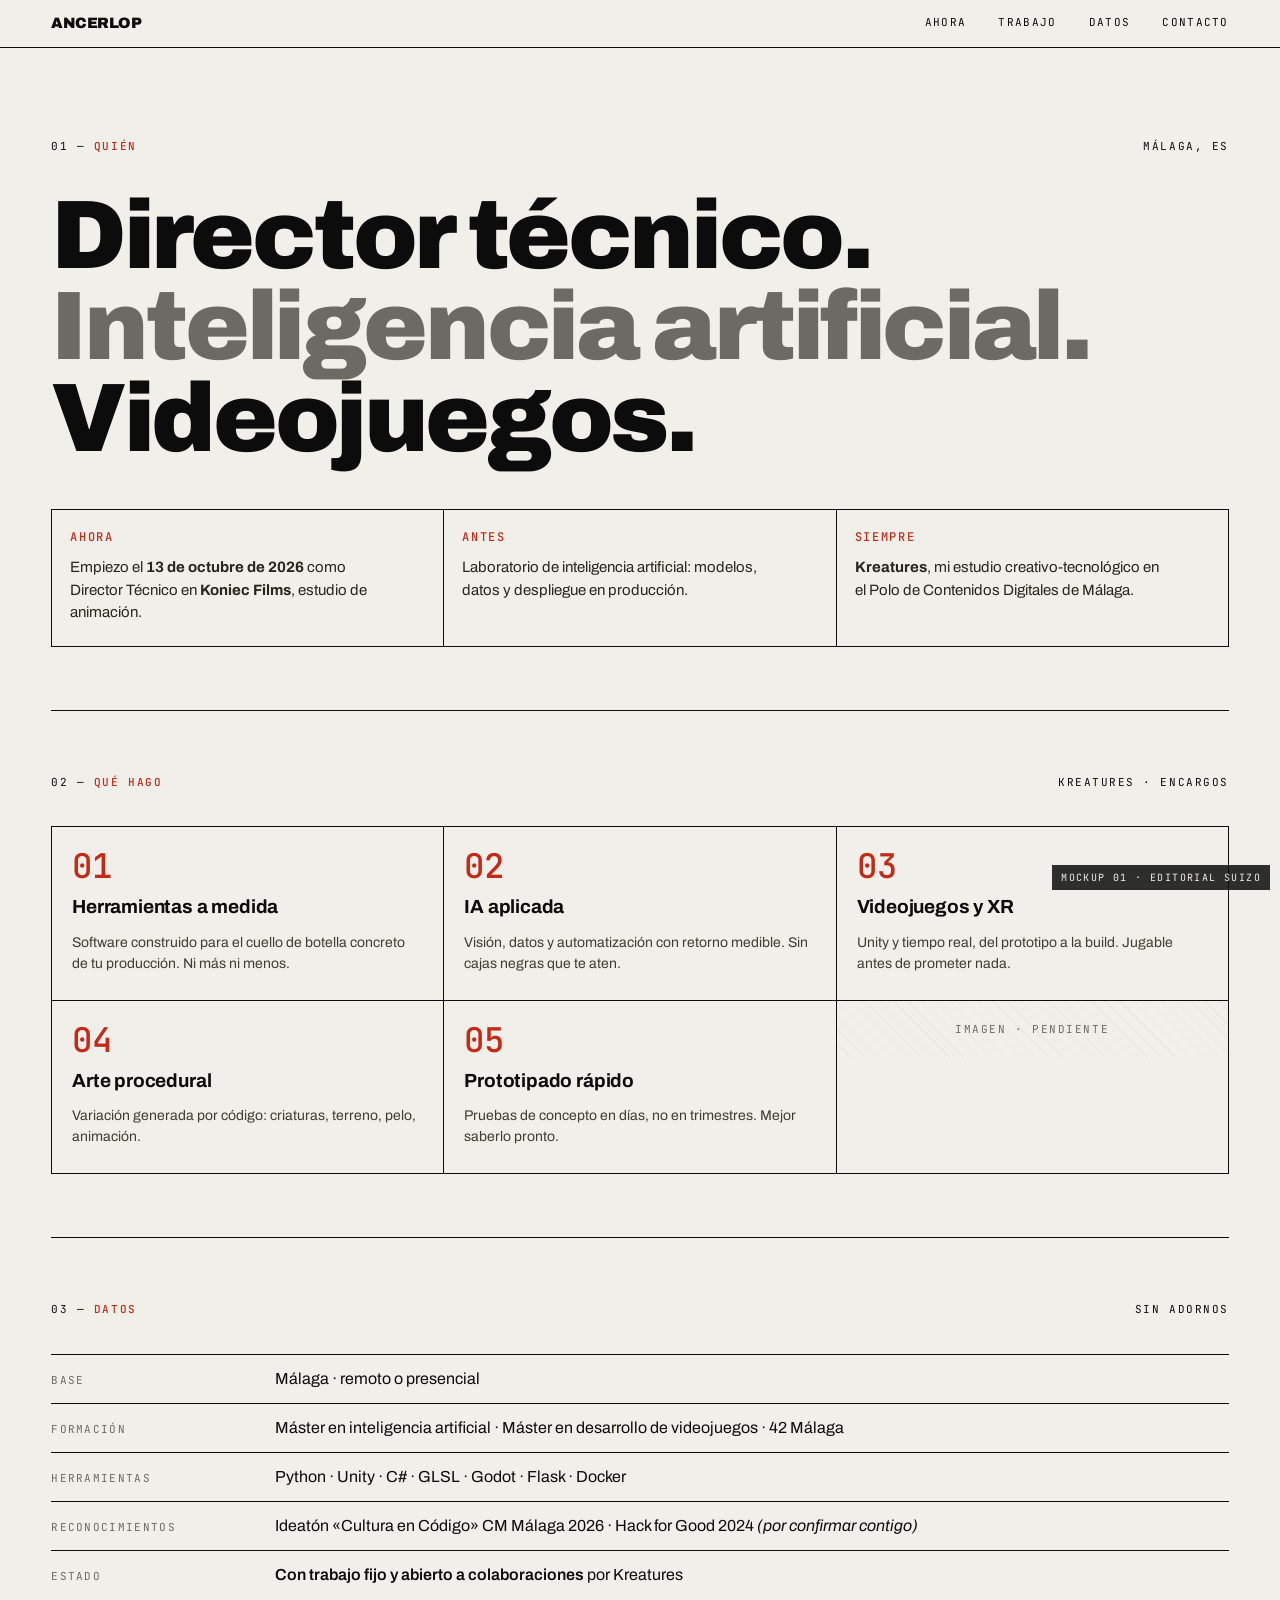
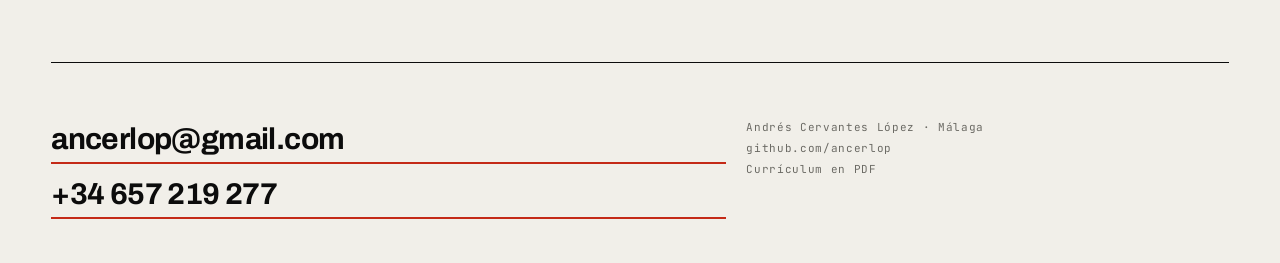
<file: mockups/01-editorial.html>
<!DOCTYPE html>
<html lang="es">
<head>
<meta charset="utf-8" />
<meta name="viewport" content="width=device-width, initial-scale=1" />
<title>Mockup 01 · Editorial suizo — ancerlop</title>
<link rel="preconnect" href="https://fonts.googleapis.com" />
<link rel="preconnect" href="https://fonts.gstatic.com" crossorigin />
<link href="https://fonts.googleapis.com/css2?family=Archivo:wght@400;500;600;700;900&family=JetBrains+Mono:wght@400;500&display=swap" rel="stylesheet" />
<style>
  :root{
    --paper:#f1efe9; --ink:#0c0c0c; --rule:#0c0c0c; --dim:#6b6a64; --sig:#c42a17;
    --sans:'Archivo',system-ui,sans-serif; --mono:'JetBrains Mono',monospace;
    --gut:clamp(16px,4vw,56px);
  }
  *{box-sizing:border-box}
  body{margin:0;background:var(--paper);color:var(--ink);font-family:var(--sans);
       font-size:16px;line-height:1.5;-webkit-font-smoothing:antialiased}
  a{color:inherit}
  h1,h2,h3,p{margin:0}

  .mono{font-family:var(--mono);font-size:11px;letter-spacing:.14em;text-transform:uppercase}

  /* ---------- barra ---------- */
  header{position:sticky;top:0;z-index:5;background:var(--paper);border-bottom:1px solid var(--rule);
         display:flex;align-items:center;justify-content:space-between;gap:20px;padding:12px var(--gut)}
  .firma{font-weight:900;letter-spacing:-.03em;font-size:15px}
  header nav{display:flex;gap:clamp(12px,2.5vw,32px)}
  header nav a{font-family:var(--mono);font-size:11px;letter-spacing:.12em;text-transform:uppercase;
               text-decoration:none;padding-bottom:2px;border-bottom:1px solid transparent}
  header nav a:hover{border-color:var(--sig);color:var(--sig)}

  main{padding:0 var(--gut)}
  section{border-bottom:1px solid var(--rule);padding:clamp(34px,7vh,72px) 0}
  .rot{display:flex;justify-content:space-between;align-items:baseline;gap:16px;margin-bottom:clamp(22px,4vh,40px)}
  .rot b{color:var(--sig);font-weight:500}

  /* ---------- portada ---------- */
  .hero{padding-top:clamp(40px,10vh,96px)}
  .hero h1{font-weight:900;font-size:clamp(38px,7.6vw,104px);line-height:.94;letter-spacing:-.035em;max-width:min(20ch,100%)}
  .hero h1 i{font-style:normal;color:var(--dim)}
  .sub{margin-top:clamp(20px,4vh,36px);display:grid;gap:1px;background:var(--rule);
       border:1px solid var(--rule);grid-template-columns:1fr}
  @media(min-width:800px){.sub{grid-template-columns:repeat(3,1fr)}}
  .sub div{background:var(--paper);padding:18px 18px 22px}
  .sub h2{font-size:12px;letter-spacing:.14em;text-transform:uppercase;font-family:var(--mono);
          font-weight:500;margin-bottom:10px;color:var(--sig)}
  .sub p{font-size:15px;color:#26261f;max-width:min(34ch,100%)}

  /* ---------- datos ---------- */
  .datos dl{margin:0;display:grid;gap:0}
  .datos .fila{display:grid;grid-template-columns:1fr;gap:4px;padding:12px 0;border-top:1px solid var(--rule)}
  @media(min-width:760px){.datos .fila{grid-template-columns:200px 1fr;gap:24px;align-items:baseline}}
  .datos dt{font-family:var(--mono);font-size:11px;letter-spacing:.12em;text-transform:uppercase;color:var(--dim)}
  .datos dd{margin:0;font-size:16px}
  .datos dd b{font-weight:600}

  /* ---------- trabajo ---------- */
  .obras{display:grid;gap:1px;background:var(--rule);border:1px solid var(--rule)}
  @media(min-width:900px){.obras{grid-template-columns:repeat(3,1fr)}}
  .obra{background:var(--paper);padding:22px 20px 26px;display:grid;gap:10px;align-content:start}
  .obra .num{font-family:var(--mono);font-size:34px;font-weight:500;line-height:1;color:var(--sig)}
  .obra h3{font-size:19px;font-weight:700;letter-spacing:-.01em}
  .obra p{font-size:14px;color:#3d3d35}

  /* ---------- hueco de imagen ---------- */
  .hueco{border:1px dashed #9a988f;min-height:clamp(160px,26vh,260px);display:grid;place-items:center;
         text-align:center;padding:20px;background:
         repeating-linear-gradient(45deg,transparent 0 9px,rgba(12,12,12,.035) 9px 10px)}
  .hueco span{font-family:var(--mono);font-size:11px;letter-spacing:.14em;text-transform:uppercase;color:var(--dim)}

  /* ---------- pie ---------- */
  footer{padding:clamp(30px,6vh,60px) var(--gut) 44px;display:grid;gap:20px}
  @media(min-width:800px){footer{grid-template-columns:1.4fr 1fr}}
  .contacto{display:grid;gap:8px;font-size:clamp(20px,3vw,30px);font-weight:700;letter-spacing:-.02em}
  .contacto a{text-decoration:none;border-bottom:2px solid var(--sig)}
  .legal{font-family:var(--mono);font-size:11px;line-height:1.9;color:var(--dim);letter-spacing:.06em}

  .marca{position:fixed;right:10px;bottom:10px;z-index:20;font-family:var(--mono);font-size:10px;
         letter-spacing:.14em;text-transform:uppercase;background:var(--ink);color:var(--paper);padding:5px 9px;opacity:.85}
</style>
</head>
<body>

<header>
  <span class="firma">ANCERLOP</span>
  <nav>
    <a href="#ahora">Ahora</a>
    <a href="#trabajo">Trabajo</a>
    <a href="#datos">Datos</a>
    <a href="#contacto">Contacto</a>
  </nav>
</header>

<main>

  <section class="hero">
    <div class="rot mono"><span>01 — <b>Quién</b></span><span>Málaga, ES</span></div>
    <h1>Director técnico.<br><i>Inteligencia artificial.</i><br>Videojuegos.</h1>

    <div class="sub" id="ahora" style="margin-top:clamp(28px,5vh,48px)">
      <div>
        <h2>Ahora</h2>
        <p>Empiezo el <strong>13 de octubre de 2026</strong> como Director Técnico en <strong>Koniec Films</strong>, estudio de animación.</p>
      </div>
      <div>
        <h2>Antes</h2>
        <p>Laboratorio de inteligencia artificial: modelos, datos y despliegue en producción.</p>
      </div>
      <div>
        <h2>Siempre</h2>
        <p><strong>Kreatures</strong>, mi estudio creativo-tecnológico en el Polo de Contenidos Digitales de Málaga.</p>
      </div>
    </div>
  </section>

  <section id="trabajo">
    <div class="rot mono"><span>02 — <b>Qué hago</b></span><span>Kreatures · encargos</span></div>
    <div class="obras">
      <article class="obra">
        <span class="num">01</span>
        <h3>Herramientas a medida</h3>
        <p>Software construido para el cuello de botella concreto de tu producción. Ni más ni menos.</p>
      </article>
      <article class="obra">
        <span class="num">02</span>
        <h3>IA aplicada</h3>
        <p>Visión, datos y automatización con retorno medible. Sin cajas negras que te aten.</p>
      </article>
      <article class="obra">
        <span class="num">03</span>
        <h3>Videojuegos y XR</h3>
        <p>Unity y tiempo real, del prototipo a la build. Jugable antes de prometer nada.</p>
      </article>
      <article class="obra">
        <span class="num">04</span>
        <h3>Arte procedural</h3>
        <p>Variación generada por código: criaturas, terreno, pelo, animación.</p>
      </article>
      <article class="obra">
        <span class="num">05</span>
        <h3>Prototipado rápido</h3>
        <p>Pruebas de concepto en días, no en trimestres. Mejor saberlo pronto.</p>
      </article>
      <article class="obra" style="padding:0">
        <div class="hueco" style="border:0;min-height:100%">
          <span>Imagen · pendiente</span>
        </div>
      </article>
    </div>
  </section>

  <section id="datos">
    <div class="rot mono"><span>03 — <b>Datos</b></span><span>Sin adornos</span></div>
    <div class="datos">
      <dl>
        <div class="fila"><dt>Base</dt><dd>Málaga · remoto o presencial</dd></div>
        <div class="fila"><dt>Formación</dt><dd>Máster en inteligencia artificial · Máster en desarrollo de videojuegos · 42 Málaga</dd></div>
        <div class="fila"><dt>Herramientas</dt><dd>Python · Unity · C# · GLSL · Godot · Flask · Docker</dd></div>
        <div class="fila"><dt>Reconocimientos</dt><dd>Ideatón «Cultura en Código» CM Málaga 2026 · Hack for Good 2024 <em>(por confirmar contigo)</em></dd></div>
        <div class="fila"><dt>Estado</dt><dd><b>Con trabajo fijo y abierto a colaboraciones</b> por Kreatures</dd></div>
      </dl>
    </div>
  </section>

</main>

<footer id="contacto">
  <div class="contacto">
    <a href="mailto:ancerlop@gmail.com">ancerlop@gmail.com</a>
    <a href="tel:+34657219277">+34 657 219 277</a>
  </div>
  <div class="legal">
    Andrés Cervantes López · Málaga<br>
    github.com/ancerlop<br>
    Currículum en PDF
  </div>
</footer>

<p class="marca">Mockup 01 · editorial suizo</p>

</body>
</html>
</file>
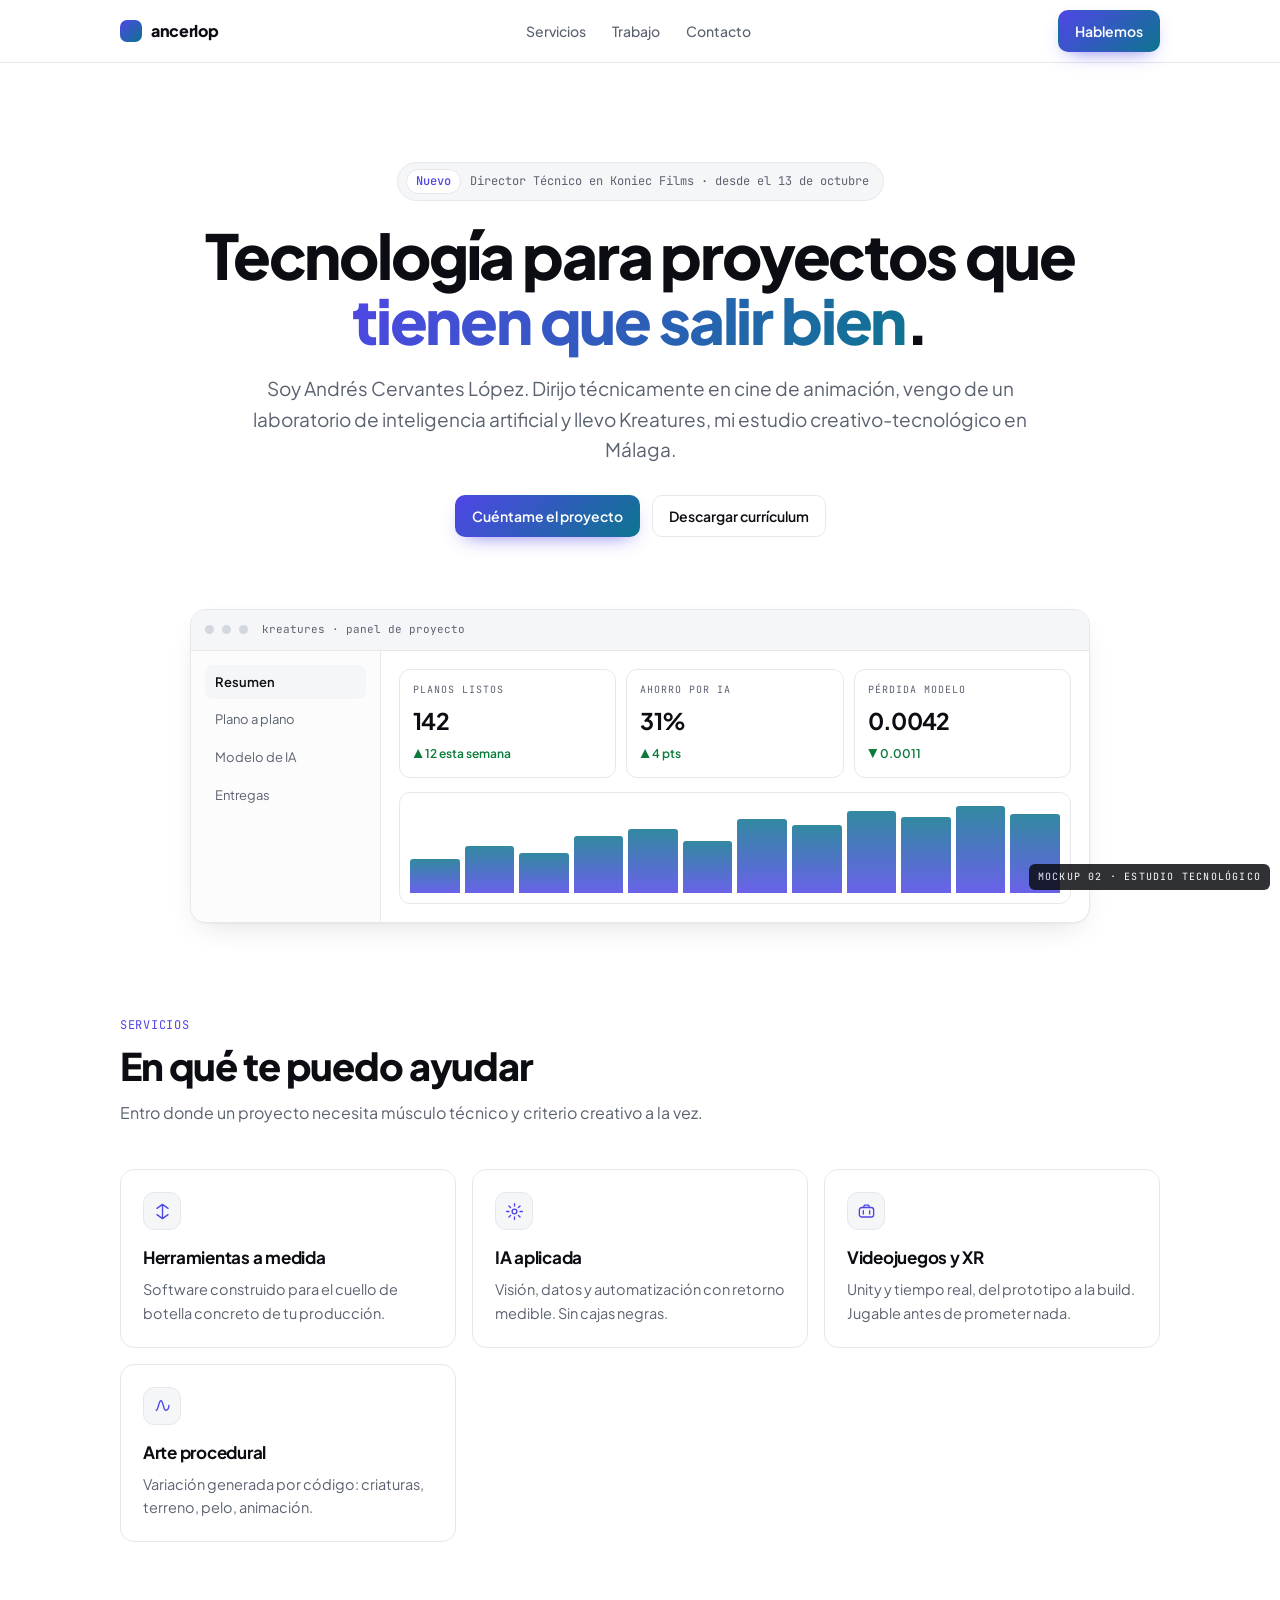
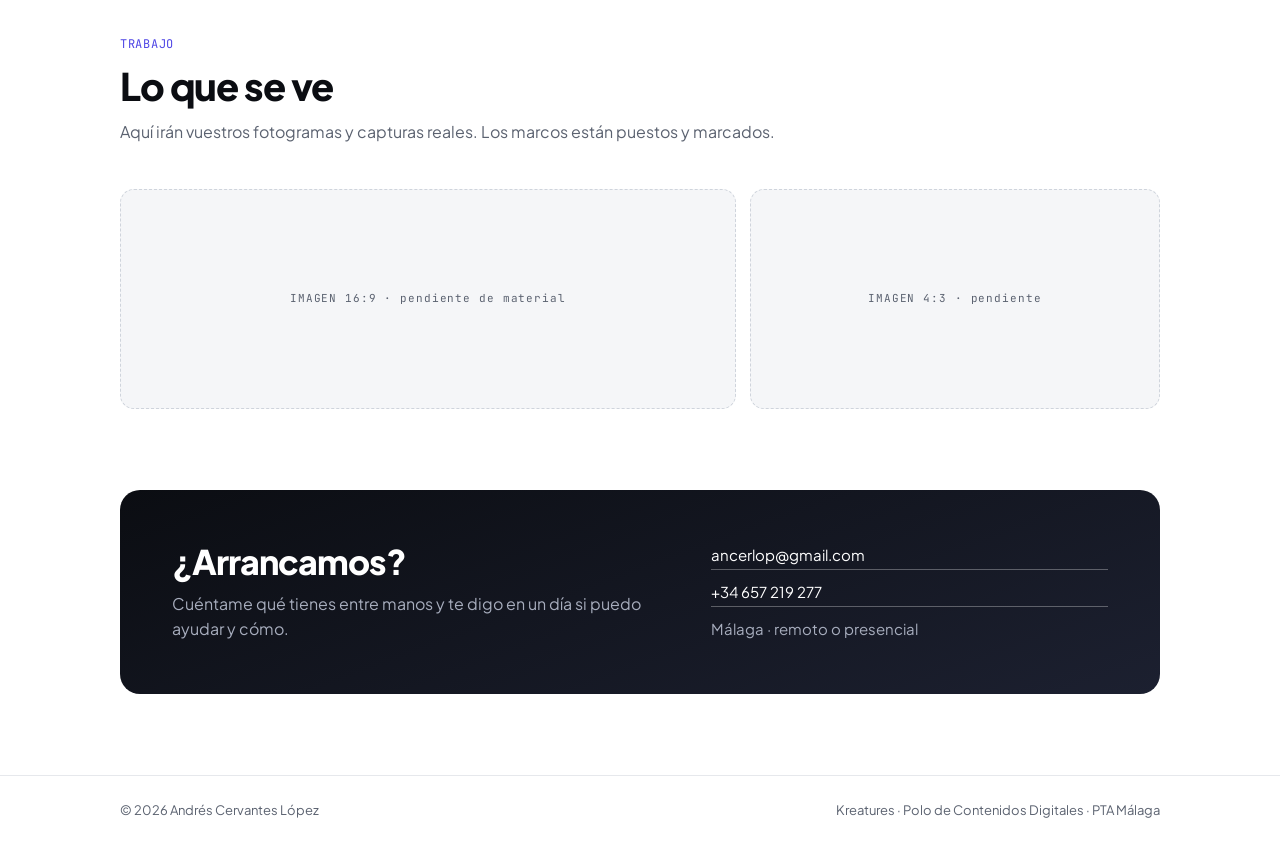
<file: mockups/02-producto.html>
<!DOCTYPE html>
<html lang="es">
<head>
<meta charset="utf-8" />
<meta name="viewport" content="width=device-width, initial-scale=1" />
<title>Mockup 02 · Estudio tecnológico — ancerlop</title>
<link rel="preconnect" href="https://fonts.googleapis.com" />
<link rel="preconnect" href="https://fonts.gstatic.com" crossorigin />
<link href="https://fonts.googleapis.com/css2?family=Plus+Jakarta+Sans:wght@400;500;600;700;800&family=JetBrains+Mono:wght@400;500&display=swap" rel="stylesheet" />
<style>
  :root{
    --bg:#ffffff; --soft:#f5f6f8; --ink:#0b0d12; --dim:#5b6270; --line:#e6e8ec;
    /* el segundo extremo del degradado tiene que ser oscuro: se usa también como
       color de texto recortado y como fondo del botón, y con cian claro el
       contraste sobre blanco se quedaba en 2,4:1 */
    --a1:#4f46e5; --a2:#0e7490;
    --sans:'Plus Jakarta Sans',system-ui,sans-serif; --mono:'JetBrains Mono',monospace;
    --gut:clamp(18px,5vw,40px);
    --sombra:0 1px 2px rgba(11,13,18,.04), 0 12px 32px -12px rgba(11,13,18,.14);
  }
  *{box-sizing:border-box}
  body{margin:0;background:var(--bg);color:var(--ink);font-family:var(--sans);line-height:1.6;
       -webkit-font-smoothing:antialiased}
  a{color:inherit}
  h1,h2,h3,p{margin:0}
  .wrap{max-width:1120px;margin:0 auto;padding:0 var(--gut)}
  .mono{font-family:var(--mono);font-size:12px;letter-spacing:.06em}

  /* ---------- nav ---------- */
  header{position:sticky;top:0;z-index:10;background:rgba(255,255,255,.82);
         backdrop-filter:blur(14px) saturate(1.4);border-bottom:1px solid var(--line)}
  header .wrap{display:flex;align-items:center;gap:14px;height:62px}
  .logo{display:flex;align-items:center;gap:9px;font-weight:800;letter-spacing:-.02em}
  .logo i{width:22px;height:22px;border-radius:7px;background:linear-gradient(135deg,var(--a1),var(--a2));
          display:block}
  header nav{margin-left:auto;display:none;gap:26px}
  @media(min-width:820px){header nav{display:flex}}
  header nav a{text-decoration:none;font-size:14px;color:var(--dim);font-weight:500}
  header nav a:hover{color:var(--ink)}
  .btn{display:inline-flex;align-items:center;gap:8px;border-radius:10px;padding:9px 16px;
       font-size:14px;font-weight:600;text-decoration:none;border:1px solid transparent;transition:.18s}
  .btn.primario{background:linear-gradient(135deg,var(--a1),var(--a2));color:#fff;
                box-shadow:0 8px 20px -10px rgba(79,70,229,.8)}
  .btn.primario:hover{transform:translateY(-1px)}
  .btn.secundario{border-color:var(--line);background:#fff}
  .btn.secundario:hover{border-color:#c9ccd3}

  /* ---------- hero ---------- */
  .hero{padding:clamp(56px,11vh,104px) 0 clamp(40px,8vh,72px);text-align:center}
  .pastilla{display:inline-flex;align-items:center;gap:9px;border:1px solid var(--line);
            background:var(--soft);border-radius:999px;padding:6px 14px 6px 8px;font-family:var(--mono);font-size:12px;
            color:var(--dim)}
  .pastilla b{background:#fff;border-radius:999px;padding:2px 9px;color:var(--a1);font-weight:500;
              border:1px solid var(--line)}
  .hero h1{margin:22px auto 0;max-width:min(22ch,100%);font-size:clamp(34px,5.6vw,62px);line-height:1.05;
           letter-spacing:-.035em;font-weight:800}
  .hero h1 em{font-style:normal;background:linear-gradient(120deg,var(--a1),var(--a2));
              -webkit-background-clip:text;background-clip:text;color:transparent}
  .hero p.lead{margin:20px auto 0;max-width:min(60ch,100%);font-size:clamp(16px,1.6vw,19px);color:var(--dim)}
  .acciones{margin-top:30px;display:flex;gap:12px;justify-content:center;flex-wrap:wrap}

  /* ---------- panel simulado ---------- */
  .panel{margin:clamp(44px,8vh,72px) auto 0;max-width:900px;border:1px solid var(--line);border-radius:16px;
         background:#fff;box-shadow:var(--sombra);overflow:hidden;text-align:left}
  .panel__bar{display:flex;align-items:center;gap:8px;padding:11px 14px;border-bottom:1px solid var(--line);
              background:var(--soft)}
  .panel__bar i{width:9px;height:9px;border-radius:50%;background:#d3d7de}
  .panel__bar span{margin-left:6px;font-family:var(--mono);font-size:11px;color:var(--dim)}
  .panel__cuerpo{display:grid;grid-template-columns:1fr}
  @media(min-width:760px){.panel__cuerpo{grid-template-columns:190px 1fr}}
  .panel__lado{border-right:1px solid var(--line);padding:14px;display:grid;gap:3px;align-content:start;background:#fcfcfd}
  .panel__lado a{font-size:13px;color:var(--dim);text-decoration:none;padding:7px 10px;border-radius:8px}
  .panel__lado a.on{background:var(--soft);color:var(--ink);font-weight:600}
  .panel__main{padding:18px;display:grid;gap:14px}
  .kpis{display:grid;gap:10px;grid-template-columns:repeat(auto-fit,minmax(130px,1fr))}
  .kpi{border:1px solid var(--line);border-radius:11px;padding:12px 13px}
  .kpi span{display:block;font-family:var(--mono);font-size:10px;letter-spacing:.1em;text-transform:uppercase;color:var(--dim)}
  .kpi b{display:block;font-size:23px;letter-spacing:-.03em;margin-top:5px}
  .kpi i{font-style:normal;font-size:12px;color:#0b7a3b;font-weight:600}
  .grafica{height:112px;border:1px solid var(--line);border-radius:11px;padding:10px;display:flex;align-items:flex-end;gap:5px}
  .grafica u{flex:1;background:linear-gradient(180deg,var(--a2),var(--a1));border-radius:3px 3px 0 0;opacity:.85}

  /* ---------- servicios ---------- */
  section{padding:clamp(48px,9vh,88px) 0}
  .cab{max-width:min(56ch,100%);margin-bottom:clamp(26px,5vh,44px)}
  .cab .mono{color:var(--a1)}
  .cab h2{font-size:clamp(26px,3.4vw,38px);letter-spacing:-.03em;font-weight:800;margin-top:10px;line-height:1.12}
  .cab p{margin-top:12px;color:var(--dim)}
  .tarjetas{display:grid;gap:16px;grid-template-columns:repeat(auto-fit,minmax(250px,1fr))}
  .tarjeta{border:1px solid var(--line);border-radius:14px;padding:22px;background:#fff;transition:.2s}
  .tarjeta:hover{box-shadow:var(--sombra);transform:translateY(-2px);border-color:#d9dce3}
  .icono{width:38px;height:38px;border-radius:11px;background:var(--soft);display:grid;place-items:center;
         border:1px solid var(--line);margin-bottom:14px}
  .icono svg{width:19px;height:19px;stroke:var(--a1);fill:none;stroke-width:1.7;stroke-linecap:round;stroke-linejoin:round}
  .tarjeta h3{font-size:17px;font-weight:700;letter-spacing:-.015em}
  .tarjeta p{margin-top:7px;font-size:14.5px;color:var(--dim)}

  /* ---------- hueco de imagen ---------- */
  .galeria{display:grid;gap:14px;grid-template-columns:1fr;margin-top:20px}
  @media(min-width:720px){.galeria{grid-template-columns:1.5fr 1fr}}
  .hueco{border:1.5px dashed #cfd4dc;border-radius:14px;min-height:220px;display:grid;place-items:center;
         background:var(--soft);text-align:center;padding:18px}
  .hueco span{font-family:var(--mono);font-size:11px;letter-spacing:.08em;color:var(--dim)}

  /* ---------- contacto ---------- */
  .cierre{background:linear-gradient(160deg,#0b0d12,#1c2030);color:#fff;border-radius:20px;
          padding:clamp(28px,5vw,52px);display:grid;gap:22px;margin-bottom:clamp(48px,9vh,84px)}
  @media(min-width:760px){.cierre{grid-template-columns:1.3fr 1fr;align-items:center}}
  .cierre h2{font-size:clamp(24px,3vw,34px);letter-spacing:-.03em;font-weight:800;line-height:1.15}
  .cierre p{color:#a7adbd;margin-top:10px;max-width:min(44ch,100%)}
  .cierre .datos{display:grid;gap:10px;font-size:15px}
  .cierre .datos a{color:#fff;text-decoration:none;border-bottom:1px solid rgba(255,255,255,.3);padding-bottom:2px}
  .cierre .datos a:hover{border-color:var(--a2)}

  footer{border-top:1px solid var(--line);padding:24px 0 40px;color:var(--dim);font-size:13px}
  footer .wrap{display:flex;gap:16px;justify-content:space-between;flex-wrap:wrap}

  .marca{position:fixed;right:10px;bottom:10px;z-index:20;font-family:var(--mono);font-size:10px;
         letter-spacing:.12em;text-transform:uppercase;background:#0b0d12;color:#fff;padding:5px 9px;border-radius:6px;opacity:.85}
</style>
</head>
<body>

<header>
  <div class="wrap">
    <span class="logo"><i></i>ancerlop</span>
    <nav>
      <a href="#servicios">Servicios</a>
      <a href="#trabajo">Trabajo</a>
      <a href="#contacto">Contacto</a>
    </nav>
    <a class="btn primario" href="#contacto" style="margin-left:auto">Hablemos</a>
  </div>
</header>

<div class="wrap">

  <section class="hero" style="padding-bottom:0">
    <span class="pastilla"><b>Nuevo</b> Director Técnico en Koniec Films · desde el 13 de octubre</span>
    <h1>Tecnología para proyectos que <em>tienen que salir bien</em>.</h1>
    <p class="lead">
      Soy Andrés Cervantes López. Dirijo técnicamente en cine de animación, vengo de un laboratorio de
      inteligencia artificial y llevo Kreatures, mi estudio creativo-tecnológico en Málaga.
    </p>
    <div class="acciones">
      <a class="btn primario" href="#contacto">Cuéntame el proyecto</a>
      <a class="btn secundario" href="#">Descargar currículum</a>
    </div>

    <div class="panel">
      <div class="panel__bar"><i></i><i></i><i></i><span>kreatures · panel de proyecto</span></div>
      <div class="panel__cuerpo">
        <div class="panel__lado">
          <a class="on" href="#">Resumen</a>
          <a href="#">Plano a plano</a>
          <a href="#">Modelo de IA</a>
          <a href="#">Entregas</a>
        </div>
        <div class="panel__main">
          <div class="kpis">
            <div class="kpi"><span>planos listos</span><b>142</b><i>▲ 12 esta semana</i></div>
            <div class="kpi"><span>ahorro por IA</span><b>31%</b><i>▲ 4 pts</i></div>
            <div class="kpi"><span>pérdida modelo</span><b>0.0042</b><i>▼ 0.0011</i></div>
          </div>
          <div class="grafica" aria-hidden="true">
            <u style="height:38%"></u><u style="height:52%"></u><u style="height:44%"></u><u style="height:63%"></u>
            <u style="height:71%"></u><u style="height:58%"></u><u style="height:82%"></u><u style="height:76%"></u>
            <u style="height:91%"></u><u style="height:84%"></u><u style="height:97%"></u><u style="height:88%"></u>
          </div>
        </div>
      </div>
    </div>
  </section>

  <section id="servicios">
    <div class="cab">
      <p class="mono">SERVICIOS</p>
      <h2>En qué te puedo ayudar</h2>
      <p>Entro donde un proyecto necesita músculo técnico y criterio creativo a la vez.</p>
    </div>
    <div class="tarjetas">
      <article class="tarjeta">
        <div class="icono"><svg viewBox="0 0 24 24"><path d="M12 3v18M5 8l7-5 7 5M5 16l7 5 7-5"/></svg></div>
        <h3>Herramientas a medida</h3>
        <p>Software construido para el cuello de botella concreto de tu producción.</p>
      </article>
      <article class="tarjeta">
        <div class="icono"><svg viewBox="0 0 24 24"><circle cx="12" cy="12" r="3"/><path d="M12 2v3M12 19v3M2 12h3M19 12h3M5 5l2 2M17 17l2 2M19 5l-2 2M7 17l-2 2"/></svg></div>
        <h3>IA aplicada</h3>
        <p>Visión, datos y automatización con retorno medible. Sin cajas negras.</p>
      </article>
      <article class="tarjeta">
        <div class="icono"><svg viewBox="0 0 24 24"><rect x="3" y="7" width="18" height="12" rx="3"/><path d="M8 11v4M16 11v4M8 7l1.5-3h5L16 7"/></svg></div>
        <h3>Videojuegos y XR</h3>
        <p>Unity y tiempo real, del prototipo a la build. Jugable antes de prometer nada.</p>
      </article>
      <article class="tarjeta">
        <div class="icono"><svg viewBox="0 0 24 24"><path d="M4 18c3 0 3-12 6-12s3 12 6 12 4-3 4-6"/></svg></div>
        <h3>Arte procedural</h3>
        <p>Variación generada por código: criaturas, terreno, pelo, animación.</p>
      </article>
    </div>
  </section>

  <section id="trabajo" style="padding-top:0">
    <div class="cab">
      <p class="mono">TRABAJO</p>
      <h2>Lo que se ve</h2>
      <p>Aquí irán vuestros fotogramas y capturas reales. Los marcos están puestos y marcados.</p>
    </div>
    <div class="galeria">
      <div class="hueco"><span>IMAGEN 16:9 · pendiente de material</span></div>
      <div class="hueco"><span>IMAGEN 4:3 · pendiente</span></div>
    </div>
  </section>

  <div class="cierre" id="contacto">
    <div>
      <h2>¿Arrancamos?</h2>
      <p>Cuéntame qué tienes entre manos y te digo en un día si puedo ayudar y cómo.</p>
    </div>
    <div class="datos">
      <a href="mailto:ancerlop@gmail.com">ancerlop@gmail.com</a>
      <a href="tel:+34657219277">+34 657 219 277</a>
      <span style="color:#a7adbd">Málaga · remoto o presencial</span>
    </div>
  </div>

</div>

<footer>
  <div class="wrap">
    <span>© 2026 Andrés Cervantes López</span>
    <span>Kreatures · Polo de Contenidos Digitales · PTA Málaga</span>
  </div>
</footer>

<p class="marca">Mockup 02 · estudio tecnológico</p>

</body>
</html>
</file>
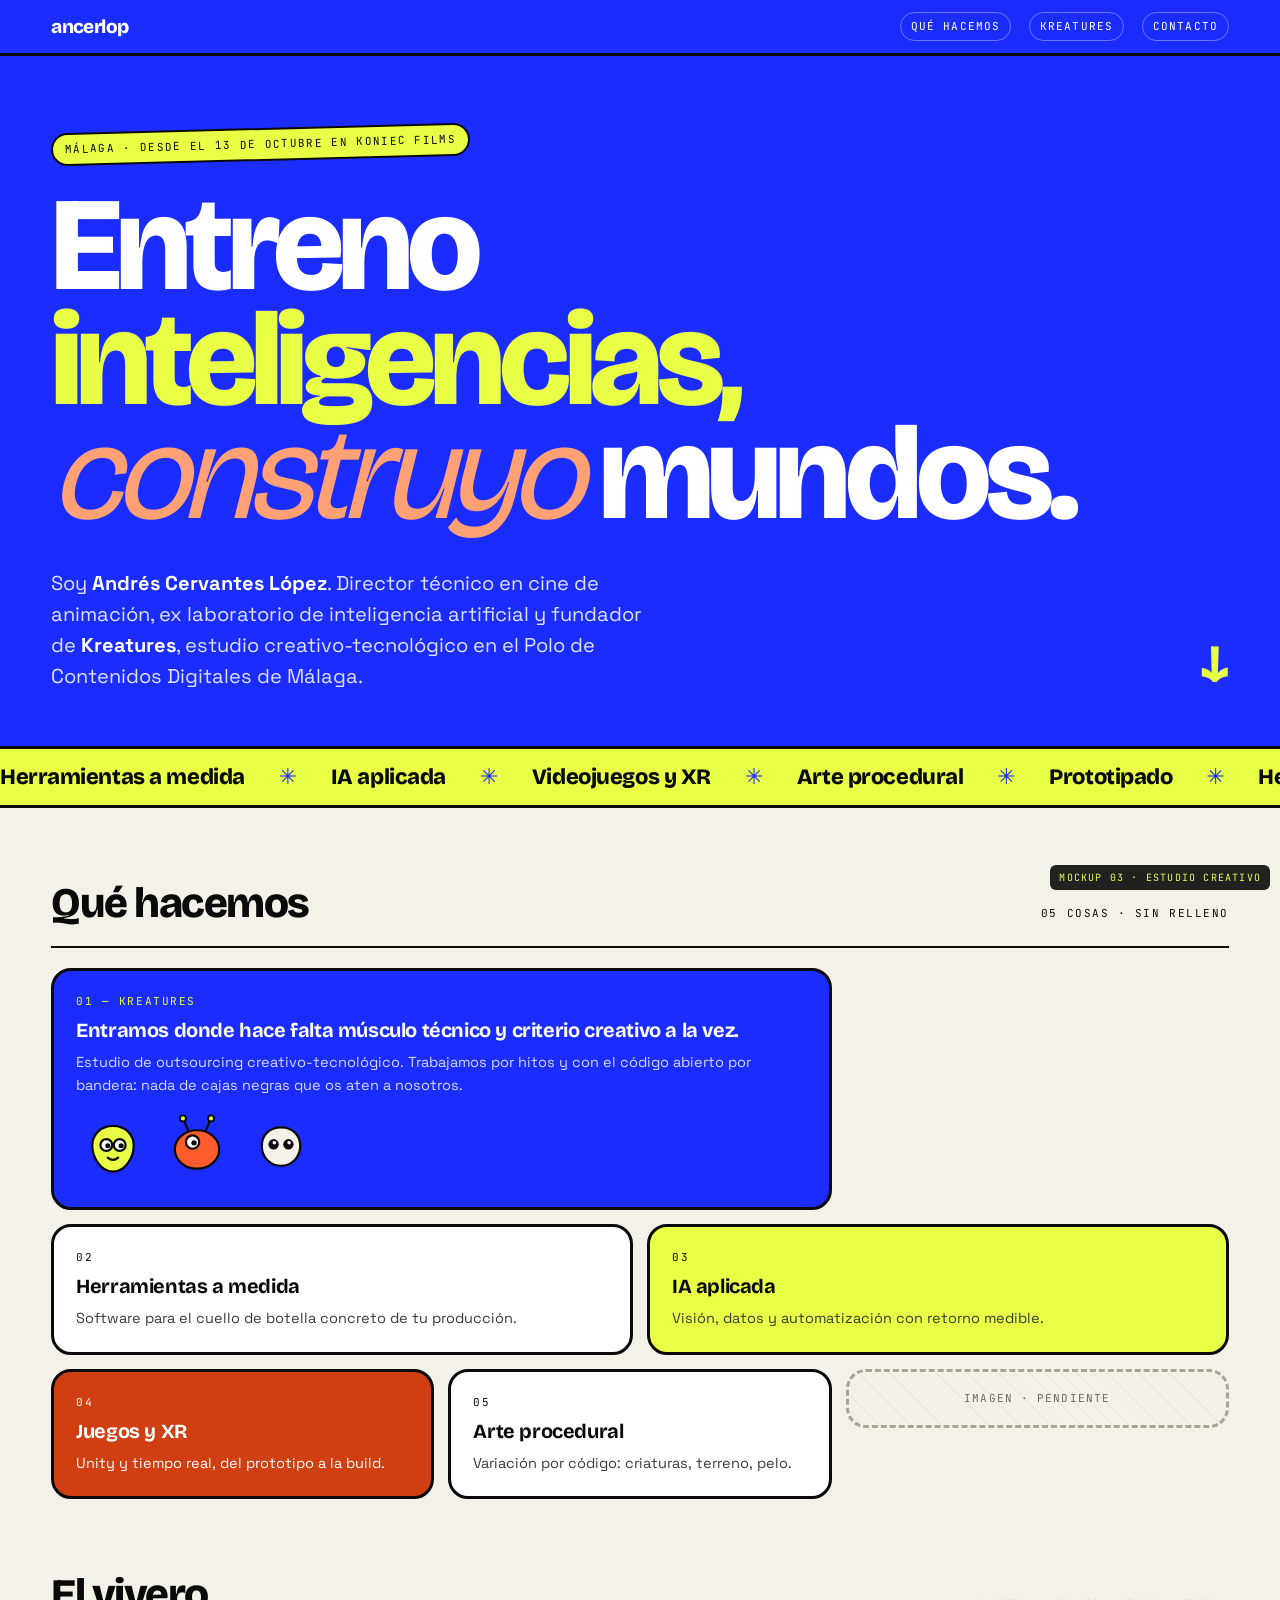
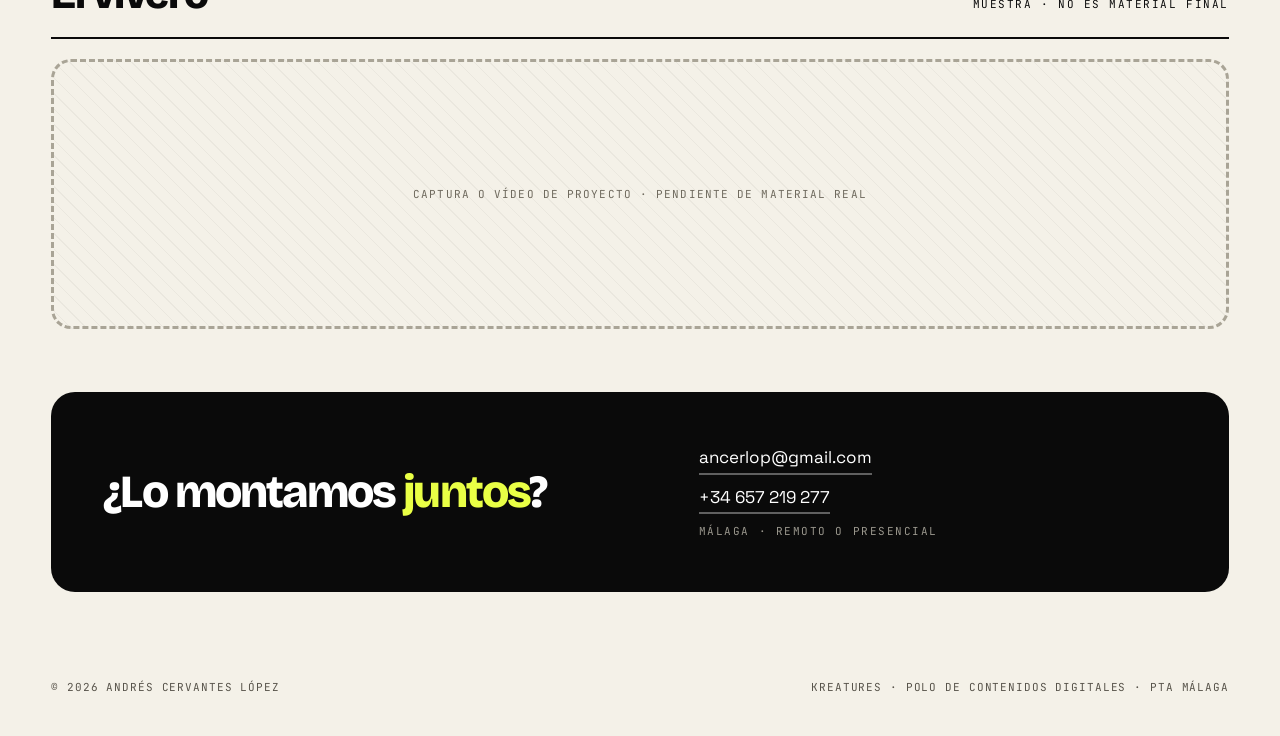
<file: mockups/03-estudio.html>
<!DOCTYPE html>
<html lang="es">
<head>
<meta charset="utf-8" />
<meta name="viewport" content="width=device-width, initial-scale=1" />
<title>Mockup 03 · Estudio creativo — ancerlop</title>
<link rel="preconnect" href="https://fonts.googleapis.com" />
<link rel="preconnect" href="https://fonts.gstatic.com" crossorigin />
<link href="https://fonts.googleapis.com/css2?family=Bricolage+Grotesque:opsz,wght@12..96,400..800&family=Space+Grotesk:wght@400;500;700&family=JetBrains+Mono:wght@400;500&display=swap" rel="stylesheet" />
<style>
  :root{
    --azul:#1b2cff; --acido:#e9ff45; --tinta:#0a0a0a; --papel:#f4f1e8; --naranja:#cf3f12; --naranja-claro:#ffa075;
    --disp:'Bricolage Grotesque',system-ui,sans-serif; --sans:'Space Grotesk',system-ui,sans-serif;
    --mono:'JetBrains Mono',monospace;
    --gut:clamp(16px,4vw,52px);
  }
  *{box-sizing:border-box}
  /* la etiqueta del héroe va rotada y su caja girada asoma unos píxeles: se
     recorta el desbordamiento horizontal en lugar de dejar que ensanche el
     documento */
  html, body{overflow-x:clip}
  body{margin:0;background:var(--papel);color:var(--tinta);font-family:var(--sans);line-height:1.55;
       -webkit-font-smoothing:antialiased;overflow-x:clip}
  h1,h2,h3,p{margin:0}
  a{color:inherit;text-decoration:none}
  .mono{font-family:var(--mono);font-size:11px;letter-spacing:.14em;text-transform:uppercase}

  /* ---------- barra ---------- */
  header{position:sticky;top:0;z-index:20;display:flex;align-items:center;gap:16px;
         padding:12px var(--gut);background:var(--azul);color:#fff;border-bottom:3px solid var(--tinta)}
  .firma{font-family:var(--disp);font-weight:800;font-size:19px;letter-spacing:-.03em}
  header nav{margin-left:auto;display:flex;gap:18px}
  header nav a{font-family:var(--mono);font-size:11px;letter-spacing:.1em;text-transform:uppercase;
               padding:5px 10px;border-radius:99px;border:1.5px solid rgba(255,255,255,.35)}
  header nav a:hover{background:var(--acido);color:var(--tinta);border-color:var(--acido)}

  @media (max-width: 640px) {
    header{flex-wrap:wrap;gap:10px}
    header nav{margin-left:0;width:100%;gap:10px;flex-wrap:wrap}
  }

  /* ---------- portada ---------- */
  .hero{background:var(--azul);color:#fff;border-bottom:3px solid var(--tinta);
        padding:clamp(36px,8vh,84px) var(--gut) clamp(28px,6vh,56px);position:relative;overflow:hidden}
  .hero .etq{display:inline-block;background:var(--acido);color:var(--tinta);padding:6px 12px;
             font-family:var(--mono);font-size:11px;letter-spacing:.12em;text-transform:uppercase;
             border:2px solid var(--tinta);border-radius:99px;rotate:-1.5deg}
  .hero h1{font-family:var(--disp);font-weight:800;letter-spacing:-.045em;line-height:.86;
           font-size:clamp(36px,10.4vw,168px);margin-top:clamp(16px,3vh,32px)}
  .hero h1 span{display:block}
  .hero h1 u{text-decoration:none;color:var(--acido)}
  .hero h1 em{font-style:italic;font-weight:400;color:var(--naranja-claro)}
  .hero .pie{margin-top:clamp(20px,4vh,36px);display:grid;gap:14px}
  @media(min-width:820px){.hero .pie{grid-template-columns:1.2fr .8fr;align-items:end}}
  .hero .pie p{font-size:clamp(16px,1.7vw,20px);max-width:min(46ch,100%);color:#dfe2ff}
  .hero .pie p b{color:#fff}
  .flecha{font-family:var(--disp);font-size:clamp(30px,5vw,54px);font-weight:800;line-height:1;
          color:var(--acido);justify-self:end}

  /* ---------- marquesina ---------- */
  .marq{background:var(--acido);border-bottom:3px solid var(--tinta);overflow:hidden;padding:11px 0}
  .marq div{display:flex;gap:34px;width:max-content;animation:corre 26s linear infinite;
            font-family:var(--disp);font-weight:800;font-size:22px;letter-spacing:-.02em;white-space:nowrap}
  .marq div span{display:flex;gap:34px;align-items:center}
  .marq b{color:var(--azul)}
  @keyframes corre{to{translate:-50% 0}}

  /* ---------- bloques ---------- */
  main{padding:clamp(34px,7vh,72px) var(--gut)}
  .cabeza{display:flex;justify-content:space-between;align-items:baseline;gap:14px;margin-bottom:20px;
          border-bottom:2px solid var(--tinta);padding-bottom:10px}
  .cabeza h2{font-family:var(--disp);font-weight:800;font-size:clamp(24px,3.6vw,42px);letter-spacing:-.035em}

  /* En móvil la rejilla es de UNA columna: los `span` sólo pueden declararse
     dentro de la media query. Puestos en la base obligan al grid a crear seis
     columnas y el contenido se sale de la pantalla. */
  .bento{display:grid;gap:14px;grid-template-columns:1fr}
  .c{border:3px solid var(--tinta);border-radius:20px;padding:22px;display:grid;gap:9px;align-content:start;
     background:#fff;transition:translate .18s, box-shadow .18s}
  .c:hover{translate:0 -3px;box-shadow:6px 6px 0 var(--tinta)}
  .c h3{font-family:var(--disp);font-weight:700;font-size:20px;letter-spacing:-.02em;line-height:1.15}
  .c p{font-size:14.5px;color:#3a3a34}
  .c .n{font-family:var(--mono);font-size:11px;letter-spacing:.14em}
  .c.azul{background:var(--azul);color:#fff}
  .c.azul p{color:#d5d9ff}
  .c.azul .n{color:var(--acido)}
  .c.acido{background:var(--acido)}
  .c.naranja{background:var(--naranja);color:#fff}
  .c.naranja p{color:#fff}
  @media(min-width:760px){
    .bento{grid-template-columns:repeat(6,1fr)}
    .c.azul{grid-column:span 4;grid-row:span 2}
    .c--3{grid-column:span 3}
    .c--2{grid-column:span 2}
    .c.abajo{grid-column:span 2}
  }

  /* criaturas de muestra */
  .vivero{display:flex;gap:10px;flex-wrap:wrap;margin-top:6px}
  .bicho{width:74px;height:74px;flex:none}

  /* ---------- hueco ---------- */
  .hueco{border:3px dashed #a9a496;border-radius:20px;min-height:200px;display:grid;place-items:center;
         text-align:center;padding:18px;background:repeating-linear-gradient(45deg,transparent 0 10px,rgba(10,10,10,.04) 10px 11px)}
  .hueco span{font-family:var(--mono);font-size:11px;letter-spacing:.1em;text-transform:uppercase;color:#6f6a5e}

  /* ---------- cierre ---------- */
  .cierre{margin:clamp(34px,7vh,72px) 0 0;background:var(--tinta);color:#fff;border-radius:24px;
          padding:clamp(26px,5vw,52px);display:grid;gap:22px}
  @media(min-width:800px){.cierre{grid-template-columns:1.2fr 1fr;align-items:center}}
  .cierre h2{font-family:var(--disp);font-weight:800;font-size:clamp(26px,4vw,46px);letter-spacing:-.04em;line-height:1}
  .cierre h2 u{text-decoration:none;color:var(--acido)}
  .cierre .vias{display:grid;gap:9px;font-size:17px}
  .cierre .vias a{border-bottom:2px solid rgba(255,255,255,.35);padding-bottom:2px;justify-self:start}
  .cierre .vias a:hover{border-color:var(--acido);color:var(--acido)}

  footer{padding:24px var(--gut) 40px;display:flex;gap:14px;flex-wrap:wrap;justify-content:space-between;
         font-family:var(--mono);font-size:11px;letter-spacing:.08em;color:#57534a;text-transform:uppercase}

  .marca{position:fixed;right:10px;bottom:10px;z-index:30;font-family:var(--mono);font-size:10px;
         letter-spacing:.12em;text-transform:uppercase;background:var(--tinta);color:var(--acido);
         padding:5px 9px;border-radius:6px;opacity:.9}

  @media (prefers-reduced-motion:reduce){.marq div{animation:none}}
</style>
</head>
<body>

<header>
  <span class="firma">ancerlop</span>
  <nav>
    <a href="#hacemos">Qué hacemos</a>
    <a href="#kreatures">Kreatures</a>
    <a href="#contacto">Contacto</a>
  </nav>
</header>

<section class="hero">
  <span class="etq">Málaga · desde el 13 de octubre en Koniec Films</span>
  <h1>
    <span>Entreno</span>
    <span><u>inteligencias,</u></span>
    <span><em>construyo</em> mundos.</span>
  </h1>
  <div class="pie">
    <p>
      Soy <b>Andrés Cervantes López</b>. Director técnico en cine de animación, ex laboratorio de
      inteligencia artificial y fundador de <b>Kreatures</b>, estudio creativo-tecnológico en el
      Polo de Contenidos Digitales de Málaga.
    </p>
    <span class="flecha">↓</span>
  </div>
</section>

<div class="marq" aria-hidden="true">
  <div>
    <span>Herramientas a medida <b>✳</b> IA aplicada <b>✳</b> Videojuegos y XR <b>✳</b> Arte procedural <b>✳</b> Prototipado <b>✳</b></span>
    <span>Herramientas a medida <b>✳</b> IA aplicada <b>✳</b> Videojuegos y XR <b>✳</b> Arte procedural <b>✳</b> Prototipado <b>✳</b></span>
  </div>
</div>

<main>

  <div class="cabeza" id="hacemos">
    <h2>Qué hacemos</h2>
    <span class="mono">05 cosas · sin relleno</span>
  </div>

  <div class="bento">
    <article class="c azul">
      <span class="n">01 — KREATURES</span>
      <h3>Entramos donde hace falta músculo técnico y criterio creativo a la vez.</h3>
      <p>Estudio de outsourcing creativo-tecnológico. Trabajamos por hitos y con el código abierto por bandera: nada de cajas negras que os aten a nosotros.</p>
      <div class="vivero" aria-hidden="true">
        <svg class="bicho" viewBox="0 0 100 100"><path d="M50 20c17 0 28 12 28 27S67 82 50 82 22 62 22 47 33 20 50 20Z" fill="#e9ff45" stroke="#0a0a0a" stroke-width="3"/><circle cx="41" cy="46" r="8" fill="#fff" stroke="#0a0a0a" stroke-width="3"/><circle cx="59" cy="46" r="8" fill="#fff" stroke="#0a0a0a" stroke-width="3"/><circle cx="43" cy="47" r="3.4" fill="#0a0a0a"/><circle cx="61" cy="47" r="3.4" fill="#0a0a0a"/><path d="M43 63q7 6 14 0" fill="none" stroke="#0a0a0a" stroke-width="3" stroke-linecap="round"/></svg>
        <svg class="bicho" viewBox="0 0 100 100"><ellipse cx="50" cy="52" rx="30" ry="26" fill="#ff5c2b" stroke="#0a0a0a" stroke-width="3"/><circle cx="44" cy="42" r="9" fill="#fff" stroke="#0a0a0a" stroke-width="3"/><circle cx="46" cy="43" r="3.6" fill="#0a0a0a"/><path d="M38 26 32 12M62 26l6-14" stroke="#0a0a0a" stroke-width="3" stroke-linecap="round"/><circle cx="31" cy="10" r="4" fill="#e9ff45" stroke="#0a0a0a" stroke-width="2.5"/><circle cx="69" cy="10" r="4" fill="#e9ff45" stroke="#0a0a0a" stroke-width="2.5"/></svg>
        <svg class="bicho" viewBox="0 0 100 100"><path d="M50 22c16 0 26 11 26 25 0 16-12 27-26 27S24 63 24 47c0-14 10-25 26-25Z" fill="#f4f1e8" stroke="#0a0a0a" stroke-width="3"/><circle cx="40" cy="45" r="7" fill="#0a0a0a"/><circle cx="60" cy="45" r="7" fill="#0a0a0a"/><circle cx="41" cy="43" r="2.4" fill="#fff"/><circle cx="61" cy="43" r="2.4" fill="#fff"/></svg>
      </div>
    </article>

    <article class="c c--3">
      <span class="n">02</span>
      <h3>Herramientas a medida</h3>
      <p>Software para el cuello de botella concreto de tu producción.</p>
    </article>
    <article class="c c--3 acido">
      <span class="n">03</span>
      <h3>IA aplicada</h3>
      <p>Visión, datos y automatización con retorno medible.</p>
    </article>
    <article class="c c--2 naranja">
      <span class="n">04</span>
      <h3>Juegos y XR</h3>
      <p>Unity y tiempo real, del prototipo a la build.</p>
    </article>
    <article class="c c--2 abajo">
      <span class="n">05</span>
      <h3>Arte procedural</h3>
      <p>Variación por código: criaturas, terreno, pelo.</p>
    </article>

    <article class="c c--2" style="padding:0;border:0;background:none">
      <div class="hueco" style="min-height:100%;border:3px dashed #a9a496">
        <span>Imagen · pendiente</span>
      </div>
    </article>
  </div>

  <div class="cabeza" id="kreatures" style="margin-top:clamp(34px,7vh,68px)">
    <h2>El vivero</h2>
    <span class="mono">Muestra · no es material final</span>
  </div>
  <div class="hueco" style="min-height:clamp(180px,30vh,300px)">
    <span>Captura o vídeo de proyecto · pendiente de material real</span>
  </div>

  <div class="cierre" id="contacto">
    <h2>¿Lo montamos <u>juntos</u>?</h2>
    <div class="vias">
      <a href="mailto:ancerlop@gmail.com">ancerlop@gmail.com</a>
      <a href="tel:+34657219277">+34 657 219 277</a>
      <span class="mono" style="color:#9a978d">Málaga · remoto o presencial</span>
    </div>
  </div>

</main>

<footer>
  <span>© 2026 Andrés Cervantes López</span>
  <span>Kreatures · Polo de Contenidos Digitales · PTA Málaga</span>
</footer>

<p class="marca">Mockup 03 · estudio creativo</p>

</body>
</html>
</file>
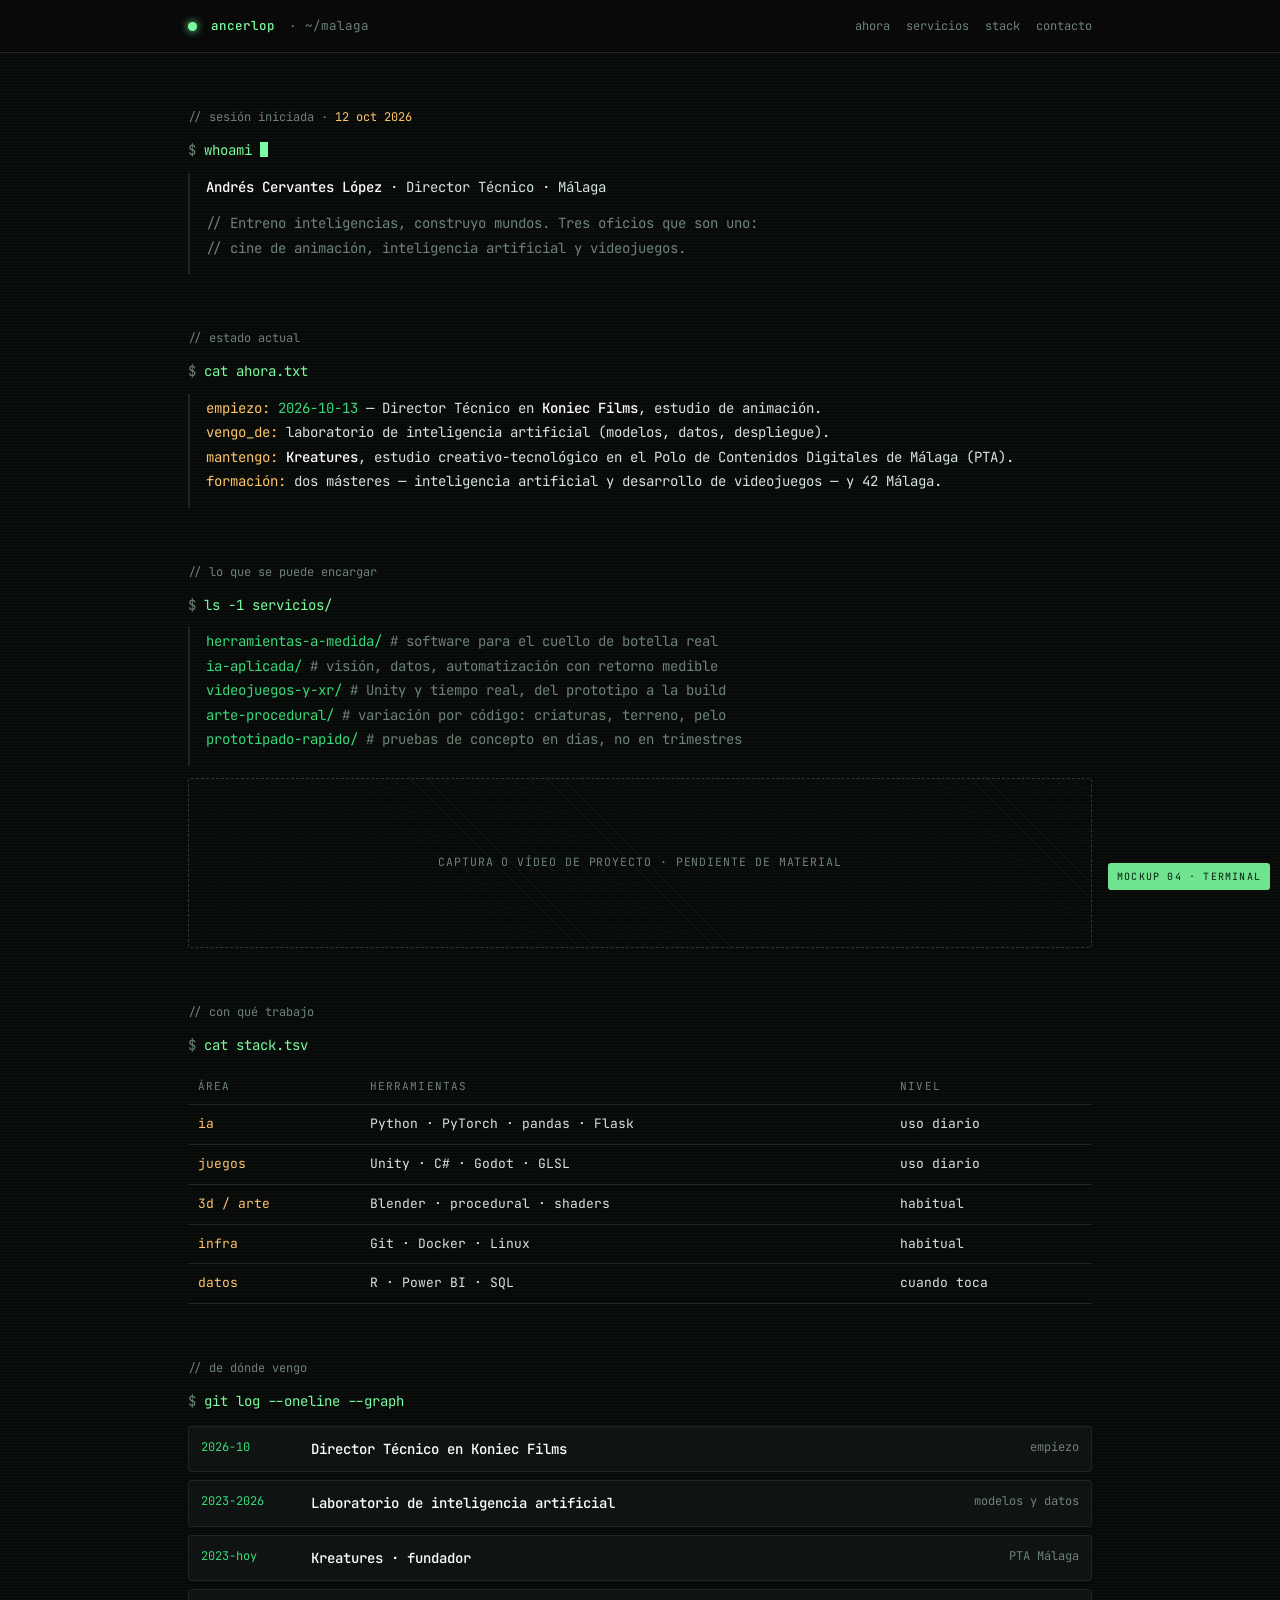
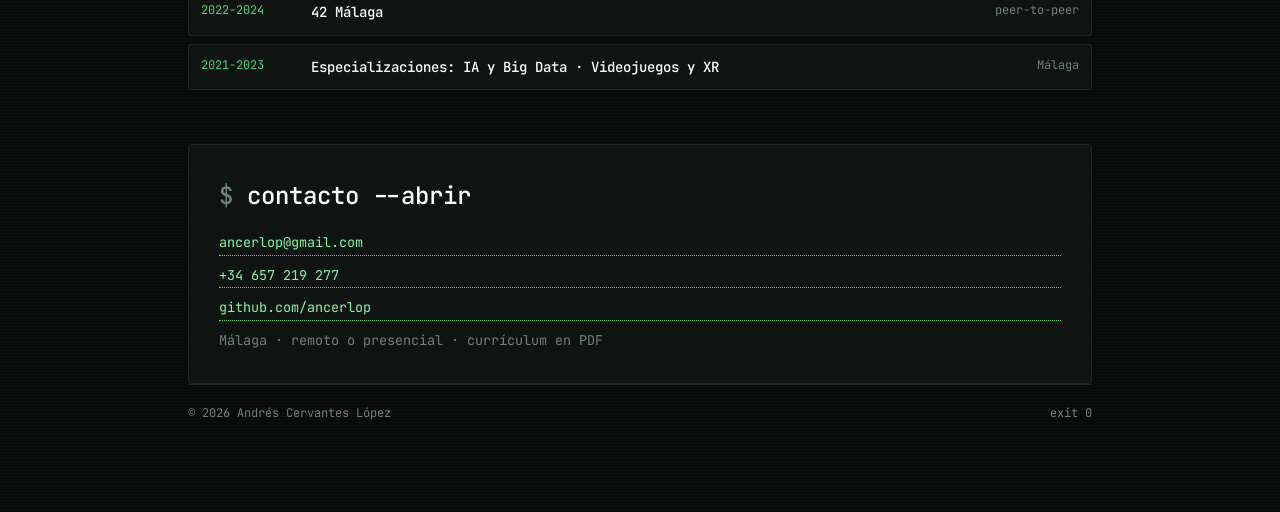
<file: mockups/04-terminal.html>
<!DOCTYPE html>
<html lang="es">
<head>
<meta charset="utf-8" />
<meta name="viewport" content="width=device-width, initial-scale=1" />
<title>Mockup 04 · Terminal — ancerlop</title>
<link rel="preconnect" href="https://fonts.googleapis.com" />
<link rel="preconnect" href="https://fonts.gstatic.com" crossorigin />
<link href="https://fonts.googleapis.com/css2?family=JetBrains+Mono:wght@300;400;500;700&display=swap" rel="stylesheet" />
<style>
  :root{
    --bg:#080a09; --panel:#0f1311; --panel2:#141a17; --line:#1e2723;
    --verde:#7dfba0; --verde2:#39d97a; --fg:#d6e5dc; --dim:#6e8377; --ambar:#ffc46b;
    --mono:'JetBrains Mono',ui-monospace,monospace;
    --gut:clamp(16px,4vw,48px);
  }
  *{box-sizing:border-box}
  body{margin:0;background:var(--bg);color:var(--fg);font-family:var(--mono);font-size:14px;line-height:1.75;
       -webkit-font-smoothing:antialiased;
       background-image:linear-gradient(rgba(125,251,160,.022) 1px,transparent 1px);
       background-size:100% 3px}
  a{color:var(--verde);text-decoration:none;border-bottom:1px dotted var(--verde2)}
  a:hover{background:var(--verde);color:#06210f;border-color:transparent}
  h1,h2,h3,p,pre{margin:0}
  pre{font-family:inherit;white-space:pre-wrap}

  .wrap{max-width:1000px;margin:0 auto;padding:0 var(--gut)}

  /* ---------- barra ---------- */
  header{position:sticky;top:0;z-index:10;background:rgba(8,10,9,.88);backdrop-filter:blur(8px);
         border-bottom:1px solid var(--line)}
  header .wrap{display:flex;align-items:center;gap:14px;height:52px;font-size:12.5px}
  .punto{width:9px;height:9px;border-radius:50%;background:var(--verde);box-shadow:0 0 9px var(--verde)}
  header b{color:var(--verde);font-weight:500}
  header nav{margin-left:auto;display:flex;gap:16px;font-size:12px}
  header nav a{border:0;color:var(--dim)}
  header nav a:hover{background:none;color:var(--verde)}

  /* En pantalla estrecha la barra no cabe en una línea: se deja caer la
     navegación debajo en vez de que empuje el documento a lo ancho. */
  @media (max-width: 640px) {
    header .wrap{flex-wrap:wrap;height:auto;padding:10px 0;gap:8px}
    header nav{margin-left:0;width:100%;gap:14px;flex-wrap:wrap}
  }

  /* ---------- terminal ---------- */
  main{padding:clamp(28px,6vh,64px) 0}
  .prompt{color:var(--verde);user-select:none}
  .prompt::before{content:"$ ";color:var(--dim)}
  .comentario{color:var(--dim)}
  .cursor{display:inline-block;width:8px;height:15px;background:var(--verde);vertical-align:-2px;
          animation:parpadeo 1.05s steps(1) infinite}
  @keyframes parpadeo{50%{opacity:0}}

  section{margin-bottom:clamp(30px,6vh,58px)}
  .rot{color:var(--dim);font-size:12px;margin-bottom:10px}
  .rot b{color:var(--ambar);font-weight:400}

  /* bloque de salida */
  .out{border-left:2px solid var(--line);padding:2px 0 2px 16px;margin-top:10px}
  .out p{margin-bottom:12px}
  /* el resultado de `whoami` es el título de la página: h1 con la misma pinta
     que el resto de la salida, para no romper el lenguaje de la terminal */
  .out h1.who{font:inherit;font-weight:400;line-height:inherit;margin:0 0 12px}
  .out strong{color:#fff;font-weight:500}
  .out .kw{color:var(--ambar)}
  .out .str{color:var(--verde2)}

  /* tabla de stack */
  table{width:100%;border-collapse:collapse;margin-top:12px;font-size:13px}
  th,td{text-align:left;padding:8px 10px;border-bottom:1px solid var(--line)}
  th{color:var(--dim);font-weight:400;font-size:11px;letter-spacing:.1em;text-transform:uppercase}
  td:first-child{color:var(--ambar);white-space:nowrap}
  tr:hover td{background:var(--panel)}

  /* listado tipo git log */
  .log{margin-top:12px;display:grid;gap:8px}
  .entrada{display:grid;gap:2px 14px;grid-template-columns:1fr;padding:10px 12px;border:1px solid var(--line);
           background:var(--panel);border-radius:3px}
  @media(min-width:720px){.entrada{grid-template-columns:96px 1fr auto}}
  .hash{color:var(--verde2);font-size:12px}
  .entrada b{font-weight:500;color:#fff}
  .entrada span.f{color:var(--dim);font-size:12px}

  /* hueco */
  .hueco{border:1px dashed #2b3a33;border-radius:3px;min-height:170px;display:grid;place-items:center;
         text-align:center;padding:16px;color:var(--dim);margin-top:12px;
         background:repeating-linear-gradient(45deg,transparent 0 11px,rgba(125,251,160,.03) 11px 12px)}
  .hueco span{font-size:11.5px;letter-spacing:.08em;text-transform:uppercase}

  /* ---------- cierre ---------- */
  .cierre{margin-top:clamp(30px,6vh,58px);border:1px solid var(--line);background:var(--panel);border-radius:4px;
          padding:clamp(18px,4vw,30px)}
  .cierre h2{font-size:clamp(17px,2.6vw,24px);font-weight:500;color:#fff;margin-bottom:14px}
  .cierre .vias{display:grid;gap:8px;font-size:13.5px}
  .cierre .vias span{color:var(--dim)}

  footer{border-top:1px solid var(--line);padding:18px 0 34px;color:var(--dim);font-size:12px;
         display:flex;gap:12px;flex-wrap:wrap;justify-content:space-between}

  .marca{position:fixed;right:10px;bottom:10px;z-index:20;font-size:10px;letter-spacing:.12em;
         text-transform:uppercase;background:var(--verde);color:#06210f;padding:5px 9px;border-radius:3px;opacity:.9}

  @media (prefers-reduced-motion:reduce){.cursor{animation:none}}
</style>
</head>
<body>

<header>
  <div class="wrap">
    <span class="punto"></span>
    <b>ancerlop</b><span style="color:var(--dim)">· ~/malaga</span>
    <nav>
      <a href="#ahora">ahora</a>
      <a href="#servicios">servicios</a>
      <a href="#stack">stack</a>
      <a href="#contacto">contacto</a>
    </nav>
  </div>
</header>

<main>
  <div class="wrap">

    <section>
      <p class="rot">// sesión iniciada · <b>12 oct 2026</b></p>
      <p class="prompt">whoami <span class="cursor"></span></p>
      <div class="out">
        <h1 class="who"><strong>Andrés Cervantes López</strong> · Director Técnico · Málaga</h1>
        <p class="comentario">
          // Entreno inteligencias, construyo mundos. Tres oficios que son uno:<br>
          // cine de animación, inteligencia artificial y videojuegos.
        </p>
      </div>
    </section>

    <section id="ahora">
      <p class="rot">// estado actual</p>
      <p class="prompt">cat ahora.txt</p>
      <div class="out">
        <p>
          <span class="kw">empiezo:</span>  <span class="str">2026-10-13</span> — Director Técnico en <strong>Koniec Films</strong>, estudio de animación.<br>
          <span class="kw">vengo_de:</span> laboratorio de inteligencia artificial (modelos, datos, despliegue).<br>
          <span class="kw">mantengo:</span>  <strong>Kreatures</strong>, estudio creativo-tecnológico en el Polo de Contenidos Digitales de Málaga (PTA).<br>
          <span class="kw">formación:</span> dos másteres — inteligencia artificial y desarrollo de videojuegos — y 42 Málaga.
        </p>
      </div>
    </section>

    <section id="servicios">
      <p class="rot">// lo que se puede encargar</p>
      <p class="prompt">ls -1 servicios/</p>
      <div class="out">
        <p>
          <span class="str">herramientas-a-medida/</span>      <span class="comentario"># software para el cuello de botella real</span><br>
          <span class="str">ia-aplicada/</span>                 <span class="comentario"># visión, datos, automatización con retorno medible</span><br>
          <span class="str">videojuegos-y-xr/</span>             <span class="comentario"># Unity y tiempo real, del prototipo a la build</span><br>
          <span class="str">arte-procedural/</span>              <span class="comentario"># variación por código: criaturas, terreno, pelo</span><br>
          <span class="str">prototipado-rapido/</span>           <span class="comentario"># pruebas de concepto en días, no en trimestres</span>
        </p>
      </div>
      <div class="hueco"><span>captura o vídeo de proyecto · pendiente de material</span></div>
    </section>

    <section id="stack">
      <p class="rot">// con qué trabajo</p>
      <p class="prompt">cat stack.tsv</p>
      <table>
        <thead><tr><th>área</th><th>herramientas</th><th>nivel</th></tr></thead>
        <tbody>
          <tr><td>ia</td><td>Python · PyTorch · pandas · Flask</td><td>uso diario</td></tr>
          <tr><td>juegos</td><td>Unity · C# · Godot · GLSL</td><td>uso diario</td></tr>
          <tr><td>3d / arte</td><td>Blender · procedural · shaders</td><td>habitual</td></tr>
          <tr><td>infra</td><td>Git · Docker · Linux</td><td>habitual</td></tr>
          <tr><td>datos</td><td>R · Power BI · SQL</td><td>cuando toca</td></tr>
        </tbody>
      </table>
    </section>

    <section>
      <p class="rot">// de dónde vengo</p>
      <p class="prompt">git log --oneline --graph</p>
      <div class="log">
        <div class="entrada">
          <span class="hash">2026-10</span>
          <b>Director Técnico en Koniec Films</b>
          <span class="f">empiezo</span>
        </div>
        <div class="entrada">
          <span class="hash">2023-2026</span>
          <b>Laboratorio de inteligencia artificial</b>
          <span class="f">modelos y datos</span>
        </div>
        <div class="entrada">
          <span class="hash">2023-hoy</span>
          <b>Kreatures · fundador</b>
          <span class="f">PTA Málaga</span>
        </div>
        <div class="entrada">
          <span class="hash">2022-2024</span>
          <b>42 Málaga</b>
          <span class="f">peer-to-peer</span>
        </div>
        <div class="entrada">
          <span class="hash">2021-2023</span>
          <b>Especializaciones: IA y Big Data · Videojuegos y XR</b>
          <span class="f">Málaga</span>
        </div>
      </div>
    </section>

    <div class="cierre" id="contacto">
      <h2 class="prompt">contacto --abrir</h2>
      <div class="vias">
        <a href="mailto:ancerlop@gmail.com">ancerlop@gmail.com</a>
        <a href="tel:+34657219277">+34 657 219 277</a>
        <a href="#">github.com/ancerlop</a>
        <span>Málaga · remoto o presencial · currículum en PDF</span>
      </div>
    </div>

    <footer>
      <span>© 2026 Andrés Cervantes López</span>
      <span>exit 0</span>
    </footer>

  </div>
</main>

<p class="marca">Mockup 04 · terminal</p>

</body>
</html>
</file>
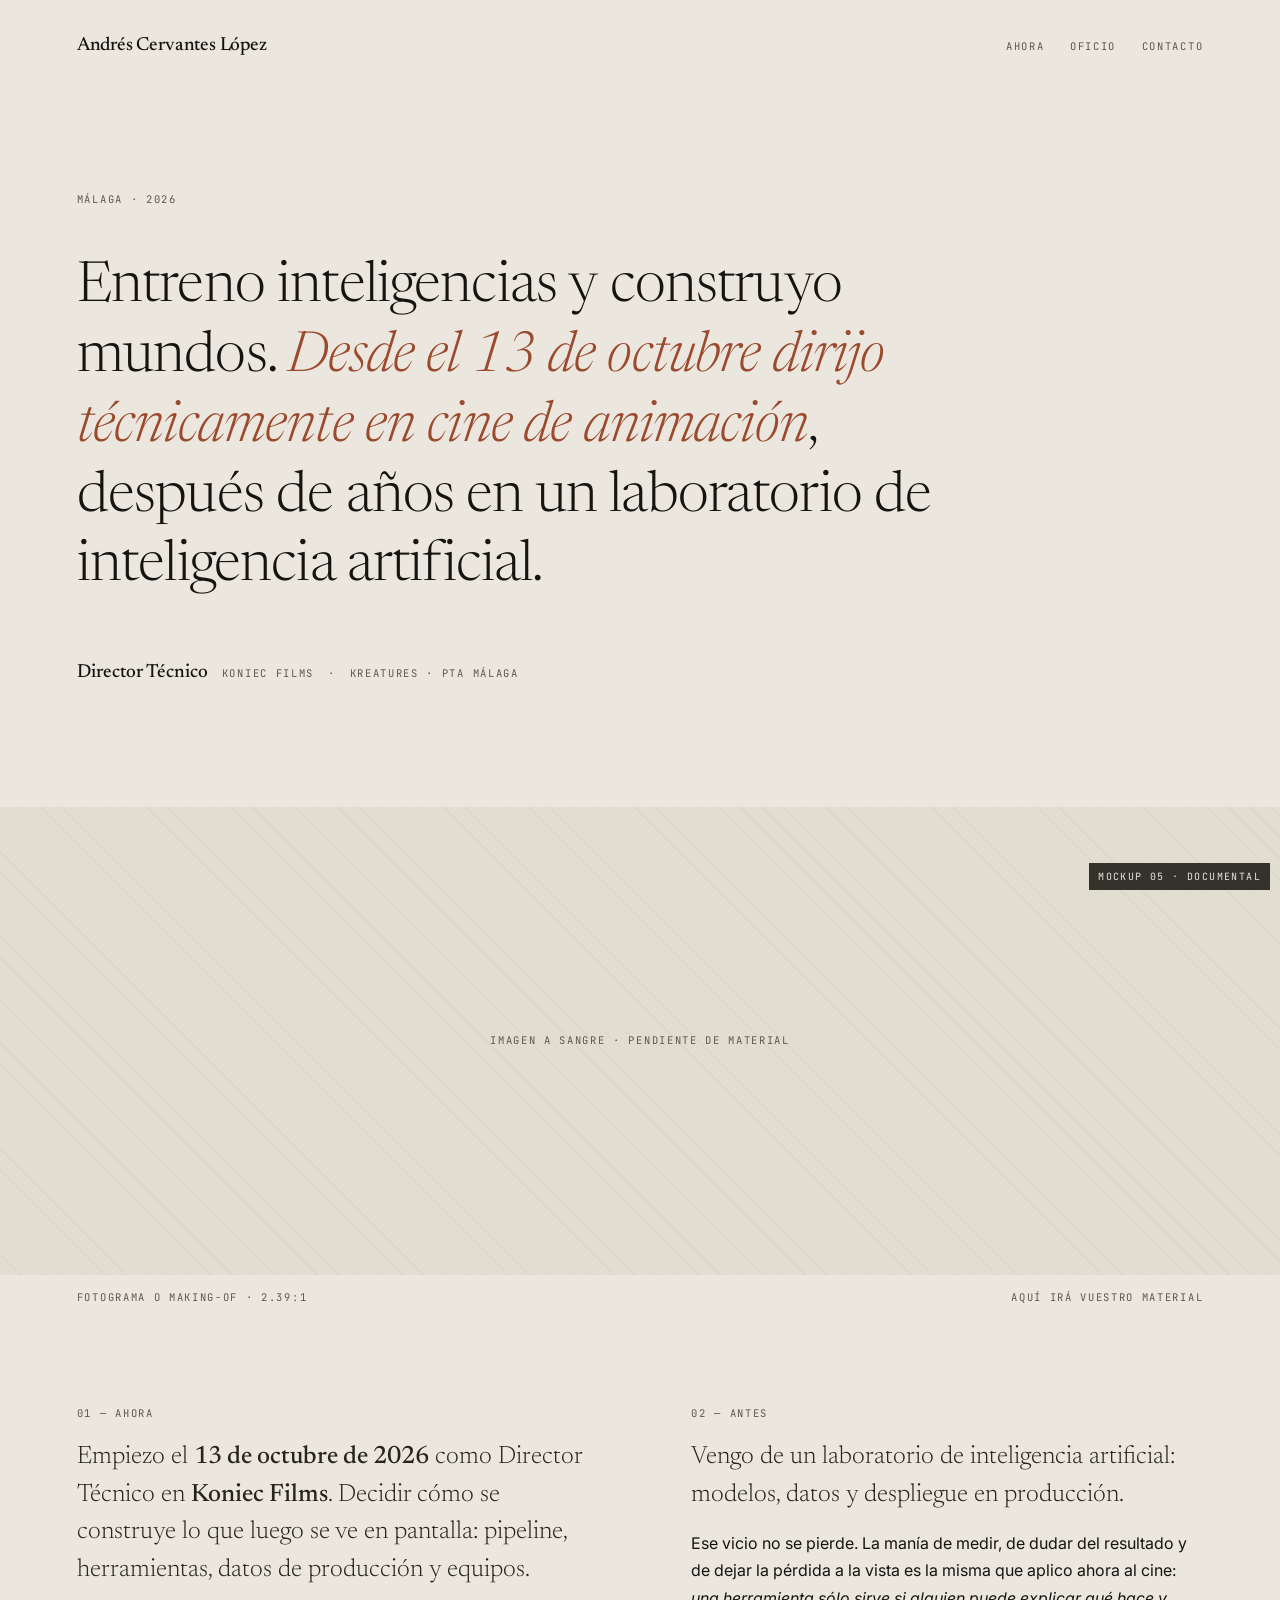
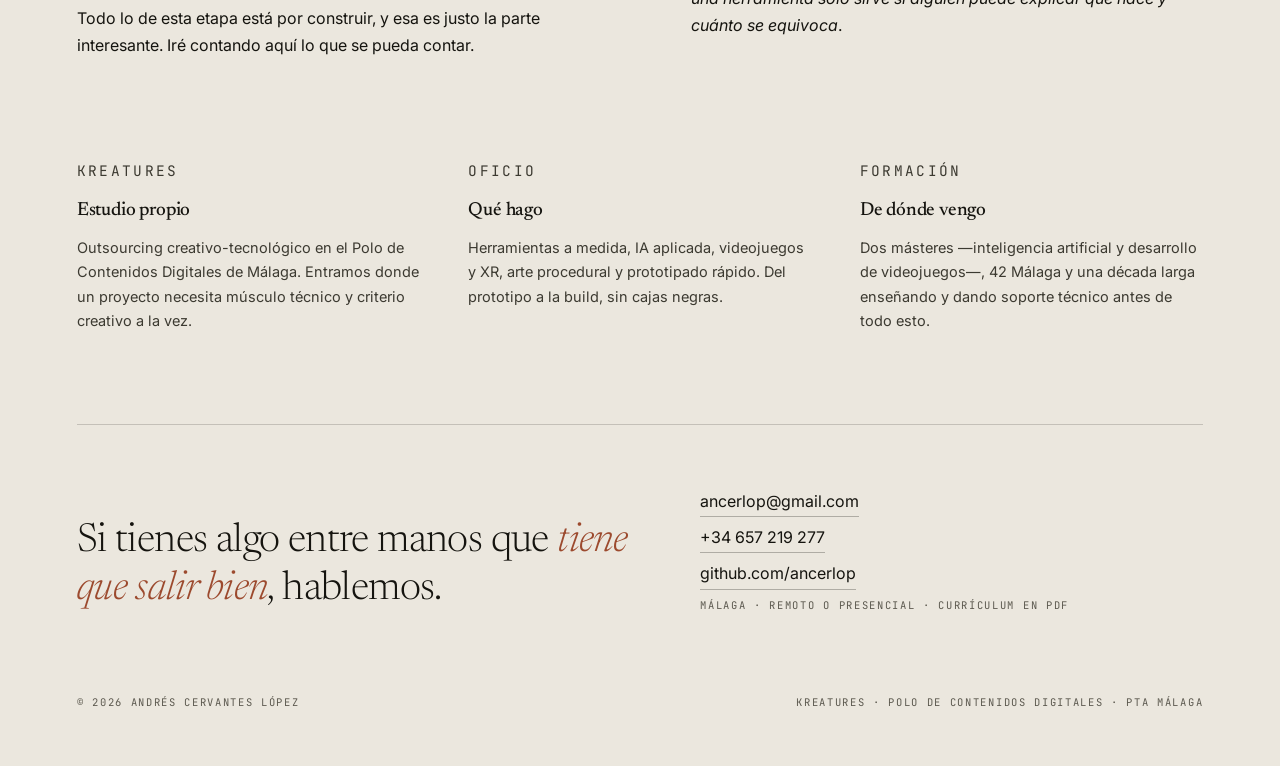
<file: mockups/05-documental.html>
<!DOCTYPE html>
<html lang="es">
<head>
<meta charset="utf-8" />
<meta name="viewport" content="width=device-width, initial-scale=1" />
<title>Mockup 05 · Documental — ancerlop</title>
<link rel="preconnect" href="https://fonts.googleapis.com" />
<link rel="preconnect" href="https://fonts.gstatic.com" crossorigin />
<link href="https://fonts.googleapis.com/css2?family=Newsreader:ital,opsz,wght@0,6..72,300..600;1,6..72,300..500&family=Inter:wght@400;500&family=JetBrains+Mono:wght@400&display=swap" rel="stylesheet" />
<style>
  :root{
    --papel:#ebe7de; --papel2:#e2ddd1; --tinta:#15140f; --dim:#5c594f; --tera:#9c4a2e;
    --serif:'Newsreader',Georgia,serif; --sans:'Inter',system-ui,sans-serif; --mono:'JetBrains Mono',monospace;
    --g:clamp(22px,6vw,110px);
  }
  *{box-sizing:border-box}
  body{margin:0;background:var(--papel);color:var(--tinta);font-family:var(--sans);font-size:16px;line-height:1.7;
       -webkit-font-smoothing:antialiased}
  h1,h2,h3,p,figure{margin:0}
  a{color:inherit}
  .mono{font-family:var(--mono);font-size:10.5px;letter-spacing:.16em;text-transform:uppercase;color:var(--dim)}

  /* ---------- cabecera ---------- */
  header{padding:clamp(18px,3vw,30px) var(--g);display:flex;justify-content:space-between;align-items:baseline;gap:16px}
  .firma{font-family:var(--serif);font-size:19px;font-weight:500;letter-spacing:-.01em}
  header nav{display:flex;gap:clamp(12px,2vw,26px)}
  header nav a{font-family:var(--mono);font-size:10.5px;letter-spacing:.16em;text-transform:uppercase;
               color:var(--dim);text-decoration:none}
  header nav a:hover{color:var(--tinta)}

  /* ---------- portada ---------- */
  .hero{padding:clamp(40px,11vh,130px) var(--g) clamp(30px,8vh,90px)}
  .hero .mono{margin-bottom:clamp(24px,5vh,52px)}
  .hero h1{font-family:var(--serif);font-weight:300;font-size:clamp(28px,4.4vw,58px);line-height:1.24;
           letter-spacing:-.015em;max-width:min(26ch,100%)}
  .hero h1 i{font-style:italic;color:var(--tera)}
  .hero .firma2{margin-top:clamp(28px,6vh,54px);display:flex;gap:14px;align-items:baseline;flex-wrap:wrap}
  .hero .firma2 b{font-family:var(--serif);font-weight:500;font-size:19px}
  .hero .firma2 span{font-family:var(--mono);font-size:10.5px;letter-spacing:.16em;text-transform:uppercase;color:var(--dim)}

  /* ---------- imagen a sangre ---------- */
  figure.sangre{margin:clamp(20px,5vh,58px) 0 0}
  .hueco{background:var(--papel2);min-height:clamp(240px,52vh,520px);display:grid;place-items:center;text-align:center;
         padding:24px;
         background-image:repeating-linear-gradient(45deg,transparent 0 14px,rgba(21,20,15,.035) 14px 15px)}
  .hueco span{font-family:var(--mono);font-size:10.5px;letter-spacing:.16em;text-transform:uppercase;color:var(--dim)}
  figure figcaption{padding:14px var(--g) 0;display:flex;gap:14px;justify-content:space-between;flex-wrap:wrap}

  /* ---------- texto ---------- */
  .texto{padding:clamp(44px,11vh,120px) var(--g);display:grid;gap:clamp(26px,5vh,52px)}
  @media(min-width:860px){.texto{grid-template-columns:minmax(0,1fr) minmax(0,1fr);gap:clamp(40px,8vw,110px)}}
  .texto article{max-width:min(52ch,100%)}
  .texto .mono{margin-bottom:14px}
  .texto p + p{margin-top:16px}
  .texto p.grande{font-family:var(--serif);font-size:clamp(19px,2.2vw,25px);line-height:1.5;font-weight:300;color:#26241c}
  .texto em{font-style:italic}
  .texto strong{font-weight:500}

  /* ---------- tres columnas ---------- */
  .tres{padding:0 var(--g) clamp(44px,10vh,110px);display:grid;gap:clamp(24px,4vw,48px)}
  @media(min-width:760px){.tres{grid-template-columns:repeat(3,1fr)}}
  .tres h3{font-family:var(--serif);font-weight:500;font-size:19px;margin-bottom:8px;letter-spacing:-.01em}
  .tres p{font-size:14.5px;color:#3c3a31}
  .tres .mono{margin-bottom:12px}

  /* ---------- cierre ---------- */
  .cierre{border-top:1px solid rgba(21,20,15,.18);margin:0 var(--g);padding:clamp(30px,7vh,64px) 0 clamp(40px,9vh,80px);
          display:grid;gap:20px}
  @media(min-width:800px){.cierre{grid-template-columns:1.2fr 1fr;align-items:end}}
  .cierre h2{font-family:var(--serif);font-weight:300;font-size:clamp(24px,3.4vw,40px);line-height:1.2;letter-spacing:-.015em}
  .cierre h2 i{font-style:italic;color:var(--tera)}
  .vias{display:grid;gap:7px;font-size:16px}
  .vias a{text-decoration:none;border-bottom:1px solid rgba(21,20,15,.28);justify-self:start;padding-bottom:1px}
  .vias a:hover{border-color:var(--tera);color:var(--tera)}

  footer{padding:0 var(--g) clamp(30px,6vh,54px);display:flex;gap:16px;flex-wrap:wrap;justify-content:space-between}

  .marca{position:fixed;right:10px;bottom:10px;z-index:20;font-family:var(--mono);font-size:10px;
         letter-spacing:.14em;text-transform:uppercase;background:var(--tinta);color:var(--papel);padding:5px 9px;opacity:.85}
</style>
</head>
<body>

<header>
  <span class="firma">Andrés Cervantes López</span>
  <nav>
    <a href="#ahora">Ahora</a>
    <a href="#oficio">Oficio</a>
    <a href="#contacto">Contacto</a>
  </nav>
</header>

<section class="hero">
  <p class="mono">Málaga · 2026</p>
  <h1>
    Entreno inteligencias y construyo mundos.
    <i>Desde el 13 de octubre dirijo técnicamente en cine de animación</i>,
    después de años en un laboratorio de inteligencia artificial.
  </h1>
  <div class="firma2">
    <b>Director Técnico</b>
    <span>Koniec Films</span>
    <span>·</span>
    <span>Kreatures · PTA Málaga</span>
  </div>
</section>

<figure class="sangre">
  <div class="hueco"><span>Imagen a sangre · pendiente de material</span></div>
  <figcaption>
    <span class="mono">Fotograma o making-of · 2.39:1</span>
    <span class="mono">Aquí irá vuestro material</span>
  </figcaption>
</figure>

<section class="texto" id="ahora">
  <article>
    <p class="mono">01 — Ahora</p>
    <p class="grande">
      Empiezo el <strong>13 de octubre de 2026</strong> como Director Técnico en <strong>Koniec Films</strong>.
      Decidir cómo se construye lo que luego se ve en pantalla: pipeline, herramientas, datos de
      producción y equipos.
    </p>
    <p>
      Todo lo de esta etapa está por construir, y esa es justo la parte interesante. Iré contando
      aquí lo que se pueda contar.
    </p>
  </article>

  <article>
    <p class="mono">02 — Antes</p>
    <p class="grande">
      Vengo de un laboratorio de inteligencia artificial: modelos, datos y despliegue en producción.
    </p>
    <p>
      Ese vicio no se pierde. La manía de medir, de dudar del resultado y de dejar la pérdida a la
      vista es la misma que aplico ahora al cine: <em>una herramienta sólo sirve si alguien puede
      explicar qué hace y cuánto se equivoca</em>.
    </p>
  </article>
</section>

<section class="tres" id="oficio">
  <article>
    <p class="mono">Kreatures</p>
    <h3>Estudio propio</h3>
    <p>
      Outsourcing creativo-tecnológico en el Polo de Contenidos Digitales de Málaga. Entramos donde
      un proyecto necesita músculo técnico y criterio creativo a la vez.
    </p>
  </article>
  <article>
    <p class="mono">Oficio</p>
    <h3>Qué hago</h3>
    <p>
      Herramientas a medida, IA aplicada, videojuegos y XR, arte procedural y prototipado rápido.
      Del prototipo a la build, sin cajas negras.
    </p>
  </article>
  <article>
    <p class="mono">Formación</p>
    <h3>De dónde vengo</h3>
    <p>
      Dos másteres —inteligencia artificial y desarrollo de videojuegos—, 42 Málaga y una década
      larga enseñando y dando soporte técnico antes de todo esto.
    </p>
  </article>
</section>

<section class="cierre" id="contacto">
  <h2>Si tienes algo entre manos que <i>tiene que salir bien</i>, hablemos.</h2>
  <div class="vias">
    <a href="mailto:ancerlop@gmail.com">ancerlop@gmail.com</a>
    <a href="tel:+34657219277">+34 657 219 277</a>
    <a href="#">github.com/ancerlop</a>
    <span class="mono">Málaga · remoto o presencial · currículum en PDF</span>
  </div>
</section>

<footer>
  <span class="mono">© 2026 Andrés Cervantes López</span>
  <span class="mono">Kreatures · Polo de Contenidos Digitales · PTA Málaga</span>
</footer>

<p class="marca">Mockup 05 · documental</p>

</body>
</html>
</file>
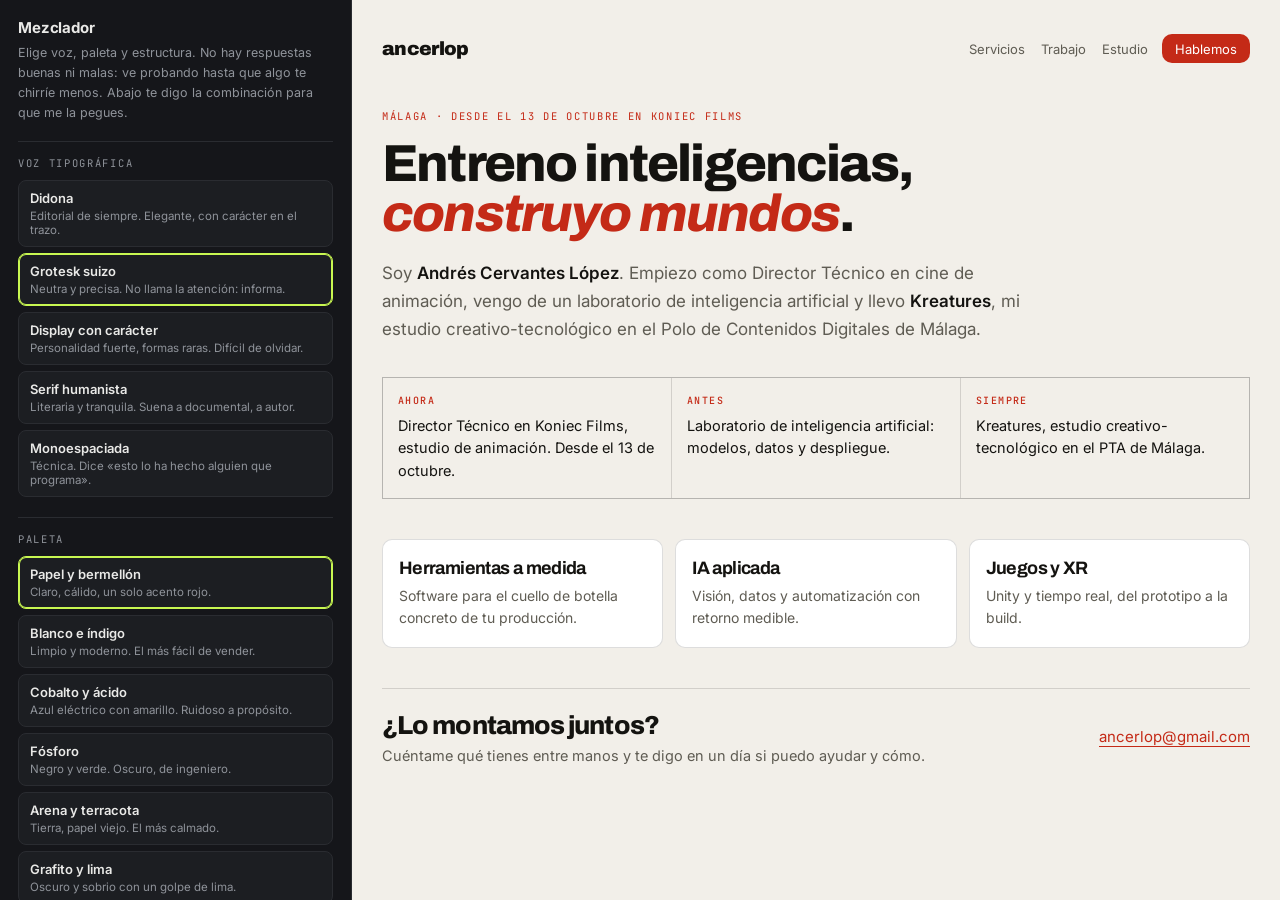
<file: mockups/mezclador.html>
<!DOCTYPE html>
<html lang="es">
<head>
<meta charset="utf-8" />
<meta name="viewport" content="width=device-width, initial-scale=1" />
<title>Mezclador · ancerlop</title>
<link rel="preconnect" href="https://fonts.googleapis.com" />
<link rel="preconnect" href="https://fonts.gstatic.com" crossorigin />
<link href="https://fonts.googleapis.com/css2?family=Bodoni+Moda:opsz,wght@6..96,400..900&family=Archivo:wght@400..900&family=Bricolage+Grotesque:opsz,wght@12..96,400..800&family=Newsreader:opsz,wght@6..72,300..600&family=JetBrains+Mono:wght@400;500&family=Inter:wght@400..700&display=swap" rel="stylesheet" />
<style>
  *{box-sizing:border-box}
  html,body{margin:0;height:100%}
  body{background:#15161a;color:#e9e9e7;font-family:'Inter',system-ui,sans-serif;
       -webkit-font-smoothing:antialiased;display:flex;overflow:hidden}
  h1,h2,h3,p,ul{margin:0}
  code{font-family:'JetBrains Mono',monospace}

  /* ---------------- panel ---------------- */
  aside{width:352px;flex:none;border-right:1px solid #2a2c31;overflow-y:auto;padding:18px}
  aside h1{font-size:15px;letter-spacing:-.01em;margin-bottom:6px}
  aside .sub{font-size:12.5px;line-height:1.6;color:#8f939a;margin-bottom:18px}
  .grupo{margin-bottom:20px;border-top:1px solid #2a2c31;padding-top:14px}
  .grupo h2{font-size:10.5px;letter-spacing:.16em;text-transform:uppercase;color:#8f939a;
            font-family:'JetBrains Mono',monospace;font-weight:400;margin-bottom:10px}
  .opciones{display:grid;gap:6px}
  button.op{display:grid;gap:3px;text-align:left;background:#1c1e22;border:1px solid #2a2c31;color:inherit;
            padding:9px 11px;border-radius:8px;cursor:pointer;font:inherit}
  button.op:hover{border-color:#3d4148}
  button.op[aria-pressed="true"]{border-color:#c8f751;box-shadow:inset 0 0 0 1px #c8f751}
  button.op b{font-size:13px;font-weight:600}
  button.op i{font-style:normal;font-size:11.5px;color:#8f939a}

  .resumen{margin-top:6px;background:#1c1e22;border:1px solid #2a2c31;border-radius:8px;padding:12px}
  .resumen p{font-size:12.5px;line-height:1.6;color:#c9ccd1}
  .resumen b{color:#fff;font-weight:600}
  .resumen .contraste{font-family:'JetBrains Mono',monospace;font-size:11.5px;margin-top:8px;color:#c8f751}
  .resumen .contraste[data-ok="no"]{color:#ff8a7a}
  .copiar{margin-top:10px;width:100%;background:#c8f751;color:#141610;border:0;border-radius:8px;
          padding:10px;font:inherit;font-weight:600;cursor:pointer}
  .copiar:hover{filter:brightness(1.08)}

  /* ---------------- vista ---------------- */
  main{flex:1;min-width:0;overflow-y:auto;background:var(--fondo);color:var(--tinta);
       transition:background-color .2s, color .2s}
  .pagina{max-width:1000px;margin:0 auto;padding:calc(34px * var(--esp)) calc(30px * var(--esp)) 70px}

  .barra{display:flex;align-items:center;gap:14px;margin-bottom:calc(46px * var(--esp))}
  .marca{font-family:var(--display);font-weight:var(--peso-marca);font-size:calc(19px * var(--esc));
         letter-spacing:var(--track);}
  .barra nav{margin-left:auto;display:flex;gap:calc(16px * var(--esp))}
  .barra nav a{color:var(--apagado);text-decoration:none;font-size:calc(13px * var(--esc))}
  .barra nav a:hover{color:var(--acento)}
  .barra .btn{font-size:calc(13px * var(--esc));background:var(--acento);color:var(--acento-tinta);
              padding:.5em 1em;border-radius:var(--radio);text-decoration:none}
  @media(max-width:900px){.barra nav{display:none}}

  .kicker{font-family:var(--mono);font-size:calc(10.5px * var(--esc));letter-spacing:.16em;
          text-transform:uppercase;color:var(--acento);margin-bottom:calc(16px * var(--esp))}

  h2.claim{font-family:var(--display);font-weight:var(--peso-display);font-size:calc(52px * var(--esc));
           line-height:var(--lh);letter-spacing:var(--track);max-width:min(18ch,100%);
           margin-bottom:calc(20px * var(--esp))}
  h2.claim em{font-style:italic;color:var(--acento)}

  .intro{font-size:calc(17px * var(--esc));line-height:1.65;color:var(--apagado);max-width:min(58ch,100%);
         margin-bottom:calc(34px * var(--esp))}
  .intro b{color:var(--tinta);font-weight:600}

  .datos{display:grid;gap:1px;background:var(--linea);border:1px solid var(--linea);
         margin-bottom:calc(40px * var(--esp))}
  @media(min-width:760px){.datos{grid-template-columns:repeat(3,1fr)}}
  .datos div{background:var(--fondo);padding:calc(16px * var(--esp)) calc(15px * var(--esp))}
  .datos h3{font-family:var(--mono);font-size:calc(10px * var(--esc));letter-spacing:.14em;
            text-transform:uppercase;color:var(--acento);margin-bottom:8px;font-weight:500}
  .datos p{font-size:calc(14.5px * var(--esc));line-height:1.55}

  .rejilla{display:grid;gap:calc(12px * var(--esp));margin-bottom:calc(40px * var(--esp))}
  @media(min-width:760px){.rejilla{grid-template-columns:repeat(3,1fr)}}
  .tarjeta{background:var(--panel);border:1px solid var(--linea);border-radius:var(--radio);
           padding:calc(18px * var(--esp)) calc(16px * var(--esp))}
  .tarjeta h3{font-family:var(--display);font-weight:var(--peso-titulo);font-size:calc(18px * var(--esc));
              letter-spacing:var(--track);margin-bottom:7px}
  .tarjeta p{font-size:calc(14px * var(--esc));line-height:1.55;color:var(--apagado)}

  .cierre{border-top:1px solid var(--linea);padding-top:calc(22px * var(--esp));
          display:grid;gap:12px}
  @media(min-width:760px){.cierre{grid-template-columns:1fr auto;align-items:center}}
  .cierre h2{font-family:var(--display);font-weight:var(--peso-display);font-size:calc(26px * var(--esc));
             letter-spacing:var(--track);margin-bottom:8px}
  .cierre p{color:var(--apagado);font-size:calc(14.5px * var(--esc))}
  .cierre a{color:var(--acento);text-decoration:none;border-bottom:1px solid var(--acento);
            font-size:calc(15px * var(--esc))}

  /* ============ VOZ TIPOGRÁFICA ============ */
  [data-voz="didona"]   {--display:'Bodoni Moda',Georgia,serif; --mono:'JetBrains Mono',monospace;
                         --peso-display:700; --peso-titulo:600; --peso-marca:900; --track:-.02em; --lh:.98}
  [data-voz="grotesk"]  {--display:'Archivo',system-ui,sans-serif; --mono:'JetBrains Mono',monospace;
                         --peso-display:800; --peso-titulo:700; --peso-marca:900; --track:-.035em; --lh:.96}
  [data-voz="caracter"] {--display:'Bricolage Grotesque',system-ui,sans-serif; --mono:'JetBrains Mono',monospace;
                         --peso-display:800; --peso-titulo:700; --peso-marca:800; --track:-.04em; --lh:.94}
  [data-voz="serif"]    {--display:'Newsreader',Georgia,serif; --mono:'JetBrains Mono',monospace;
                         --peso-display:400; --peso-titulo:500; --peso-marca:500; --track:-.015em; --lh:1.12}
  [data-voz="mono"]     {--display:'JetBrains Mono',monospace; --mono:'JetBrains Mono',monospace;
                         --peso-display:700; --peso-titulo:500; --peso-marca:700; --track:-.03em; --lh:1.06}

  /* ============ PALETA ============ */
  [data-paleta="papel"]     {--fondo:#f2efe9;--tinta:#141310;--apagado:#5f5c53;--acento:#c42a17;
                             --acento-tinta:#fff;--panel:#fff;--linea:rgba(20,19,16,.14)}
  [data-paleta="tech"]      {--fondo:#ffffff;--tinta:#0b0d12;--apagado:#545b69;--acento:#4f46e5;
                             --acento-tinta:#fff;--panel:#f5f6f8;--linea:#e3e6ec}
  [data-paleta="creativo"]  {--fondo:#f4f1e8;--tinta:#0a0a0a;--apagado:#4a4740;--acento:#1b2cff;
                             --acento-tinta:#fff;--panel:#e9ff45;--linea:rgba(10,10,10,.2)}
  [data-paleta="terminal"]  {--fondo:#080a09;--tinta:#d6e5dc;--apagado:#8ea396;--acento:#7dfba0;
                             --acento-tinta:#06210f;--panel:#101613;--linea:#1e2723}
  [data-paleta="arena"]     {--fondo:#ebe7de;--tinta:#15140f;--apagado:#5c594f;--acento:#9c4a2e;
                             --acento-tinta:#fff;--panel:#e2ddd1;--linea:rgba(21,20,15,.18)}
  [data-paleta="grafito"]   {--fondo:#111214;--tinta:#f2f2f0;--apagado:#a0a4aa;--acento:#c8f751;
                             --acento-tinta:#141610;--panel:#1a1c1f;--linea:#2a2d31}

  /* ============ ESTRUCTURA ============ */
  [data-estructura="compacta"]{--esc:.84;--esp:.6;--radio:2px}
  [data-estructura="media"]   {--esc:1;--esp:1;--radio:10px}
  [data-estructura="aireada"] {--esc:1.24;--esp:1.9;--radio:18px}

  @media (max-width:820px){
    body{flex-direction:column;overflow:auto}
    aside{width:100%;border-right:0;border-bottom:1px solid #2a2c31;max-height:none;flex:none}
    main{flex:none;min-height:60vh}
  }
</style>
</head>
<body>

<aside>
  <h1>Mezclador</h1>
  <p class="sub">Elige voz, paleta y estructura. No hay respuestas buenas ni malas: ve probando hasta que algo te chirríe menos. Abajo te digo la combinación para que me la pegues.</p>

  <div class="grupo">
    <h2>Voz tipográfica</h2>
    <div class="opciones" id="voz" role="group" aria-label="Voz tipográfica"></div>
  </div>

  <div class="grupo">
    <h2>Paleta</h2>
    <div class="opciones" id="paleta" role="group" aria-label="Paleta de color"></div>
  </div>

  <div class="grupo">
    <h2>Estructura</h2>
    <div class="opciones" id="estructura" role="group" aria-label="Estructura y densidad"></div>
  </div>

  <div class="resumen">
    <p id="textoResumen">—</p>
    <p class="contraste" id="contraste">—</p>
    <button class="copiar" id="copiar" type="button">Copiar la combinación</button>
  </div>
</aside>

<main id="vista" data-voz="grotesk" data-paleta="papel" data-estructura="media">
  <div class="pagina">

    <div class="barra">
      <span class="marca">ancerlop</span>
      <nav>
        <a href="#">Servicios</a><a href="#">Trabajo</a><a href="#">Estudio</a>
      </nav>
      <a class="btn" href="#">Hablemos</a>
    </div>

    <p class="kicker">Málaga · desde el 13 de octubre en Koniec Films</p>
    <h2 class="claim">Entreno inteligencias, <em>construyo mundos</em>.</h2>
    <p class="intro">
      Soy <b>Andrés Cervantes López</b>. Empiezo como Director Técnico en cine de animación,
      vengo de un laboratorio de inteligencia artificial y llevo <b>Kreatures</b>, mi estudio
      creativo-tecnológico en el Polo de Contenidos Digitales de Málaga.
    </p>

    <div class="datos">
      <div><h3>Ahora</h3><p>Director Técnico en Koniec Films, estudio de animación. Desde el 13 de octubre.</p></div>
      <div><h3>Antes</h3><p>Laboratorio de inteligencia artificial: modelos, datos y despliegue.</p></div>
      <div><h3>Siempre</h3><p>Kreatures, estudio creativo-tecnológico en el PTA de Málaga.</p></div>
    </div>

    <div class="rejilla">
      <article class="tarjeta"><h3>Herramientas a medida</h3><p>Software para el cuello de botella concreto de tu producción.</p></article>
      <article class="tarjeta"><h3>IA aplicada</h3><p>Visión, datos y automatización con retorno medible.</p></article>
      <article class="tarjeta"><h3>Juegos y XR</h3><p>Unity y tiempo real, del prototipo a la build.</p></article>
    </div>

    <div class="cierre">
      <div>
        <h2>¿Lo montamos juntos?</h2>
        <p>Cuéntame qué tienes entre manos y te digo en un día si puedo ayudar y cómo.</p>
      </div>
      <a href="#">ancerlop@gmail.com</a>
    </div>

  </div>
</main>

<script>
  const VOCES = [
    ['didona',   'Didona',            'Editorial de siempre. Elegante, con carácter en el trazo.'],
    ['grotesk',  'Grotesk suizo',     'Neutra y precisa. No llama la atención: informa.'],
    ['caracter', 'Display con carácter','Personalidad fuerte, formas raras. Difícil de olvidar.'],
    ['serif',    'Serif humanista',   'Literaria y tranquila. Suena a documental, a autor.'],
    ['mono',     'Monoespaciada',     'Técnica. Dice «esto lo ha hecho alguien que programa».']
  ];
  const PALETAS = [
    ['papel',    'Papel y bermellón', 'Claro, cálido, un solo acento rojo.'],
    ['tech',     'Blanco e índigo',   'Limpio y moderno. El más fácil de vender.'],
    ['creativo', 'Cobalto y ácido',   'Azul eléctrico con amarillo. Ruidoso a propósito.'],
    ['terminal', 'Fósforo',           'Negro y verde. Oscuro, de ingeniero.'],
    ['arena',    'Arena y terracota', 'Tierra, papel viejo. El más calmado.'],
    ['grafito',  'Grafito y lima',    'Oscuro y sobrio con un golpe de lima.']
  ];
  const ESTRUCTURAS = [
    ['compacta', 'Compacta', 'Densa, mucho texto, esquinas rectas.'],
    ['media',    'Media',    'Equilibrada. Sin sorpresas.'],
    ['aireada',  'Aireada',  'Grande, con mucho aire y esquinas suaves.']
  ];

  const estado = { voz: 'grotesk', paleta: 'papel', estructura: 'media' };
  const vista = document.getElementById('vista');

  function pintarGrupo(id, datos, clave) {
    const caja = document.getElementById(id);
    datos.forEach(([valor, titulo, desc]) => {
      const b = document.createElement('button');
      b.type = 'button';
      b.className = 'op';
      b.setAttribute('aria-pressed', String(estado[clave] === valor));
      b.innerHTML = '<b>' + titulo + '</b><i>' + desc + '</i>';
      b.addEventListener('click', () => {
        estado[clave] = valor;
        [...caja.children].forEach((o) => o.setAttribute('aria-pressed', String(o === b)));
        aplicar();
      });
      caja.appendChild(b);
    });
  }

  pintarGrupo('voz', VOCES, 'voz');
  pintarGrupo('paleta', PALETAS, 'paleta');
  pintarGrupo('estructura', ESTRUCTURAS, 'estructura');

  /* --------- contraste real de la combinación actual --------- */
  function rgb(str) {
    const m = String(str).match(/[\d.]+/g);
    return m ? { r: +m[0], g: +m[1], b: +m[2] } : null;
  }
  function lum(c) {
    const f = (v) => { v /= 255; return v <= 0.03928 ? v / 12.92 : Math.pow((v + 0.055) / 1.055, 2.4); };
    return 0.2126 * f(c.r) + 0.7152 * f(c.g) + 0.0722 * f(c.b);
  }
  function ratio(a, b) {
    const la = lum(a), lb = lum(b);
    return (Math.max(la, lb) + 0.05) / (Math.min(la, lb) + 0.05);
  }
  function medirContraste() {
    const cs = getComputedStyle(vista);
    const fondo = rgb(cs.getPropertyValue('--fondo'));
    const tinta = rgb(cs.getPropertyValue('--tinta'));
    const apagado = rgb(cs.getPropertyValue('--apagado'));
    const acento = rgb(cs.getPropertyValue('--acento'));
    const panel = rgb(cs.getPropertyValue('--panel'));
    const pares = [
      ['texto', tinta, fondo], ['secundario', apagado, fondo],
      ['acento', acento, fondo], ['secundario en tarjeta', apagado, panel],
    ];
    let peor = Infinity;
    pares.forEach(([, a, b]) => { if (a && b) peor = Math.min(peor, ratio(a, b)); });
    return peor;
  }

  function aplicar() {
    vista.dataset.voz = estado.voz;
    vista.dataset.paleta = estado.paleta;
    vista.dataset.estructura = estado.estructura;

    const nombres = {
      voz: Object.fromEntries(VOCES.map((v) => [v[0], v[1]])),
      paleta: Object.fromEntries(PALETAS.map((p) => [p[0], p[1]])),
      estructura: Object.fromEntries(ESTRUCTURAS.map((e) => [e[0], e[1]])),
    };
    const resumen = 'Voz: ' + nombres.voz[estado.voz] +
      ' · Paleta: ' + nombres.paleta[estado.paleta] +
      ' · Estructura: ' + nombres.estructura[estado.estructura];
    document.getElementById('textoResumen').innerHTML = resumen.replace(
      /(Voz|Paleta|Estructura):/g, '<b>$1:</b>');

    const c = medirContraste();
    const el = document.getElementById('contraste');
    el.textContent = 'contraste mínimo de la combinación: ' + c.toFixed(2) + ':1 ' + (c >= 4.5 ? '· AA ✓' : '· por debajo de AA');
    el.dataset.ok = c >= 4.5 ? 'si' : 'no';

    return resumen;
  }

  const boton = document.getElementById('copiar');
  boton.addEventListener('click', async () => {
    const texto = aplicar();
    try {
      await navigator.clipboard.writeText(texto);
      boton.textContent = 'Copiado ✓';
    } catch (e) {
      boton.textContent = 'Copia el texto de arriba';
    }
    setTimeout(() => { boton.textContent = 'Copiar la combinación'; }, 2200);
  });

  aplicar();
</script>
</body>
</html>
</file>
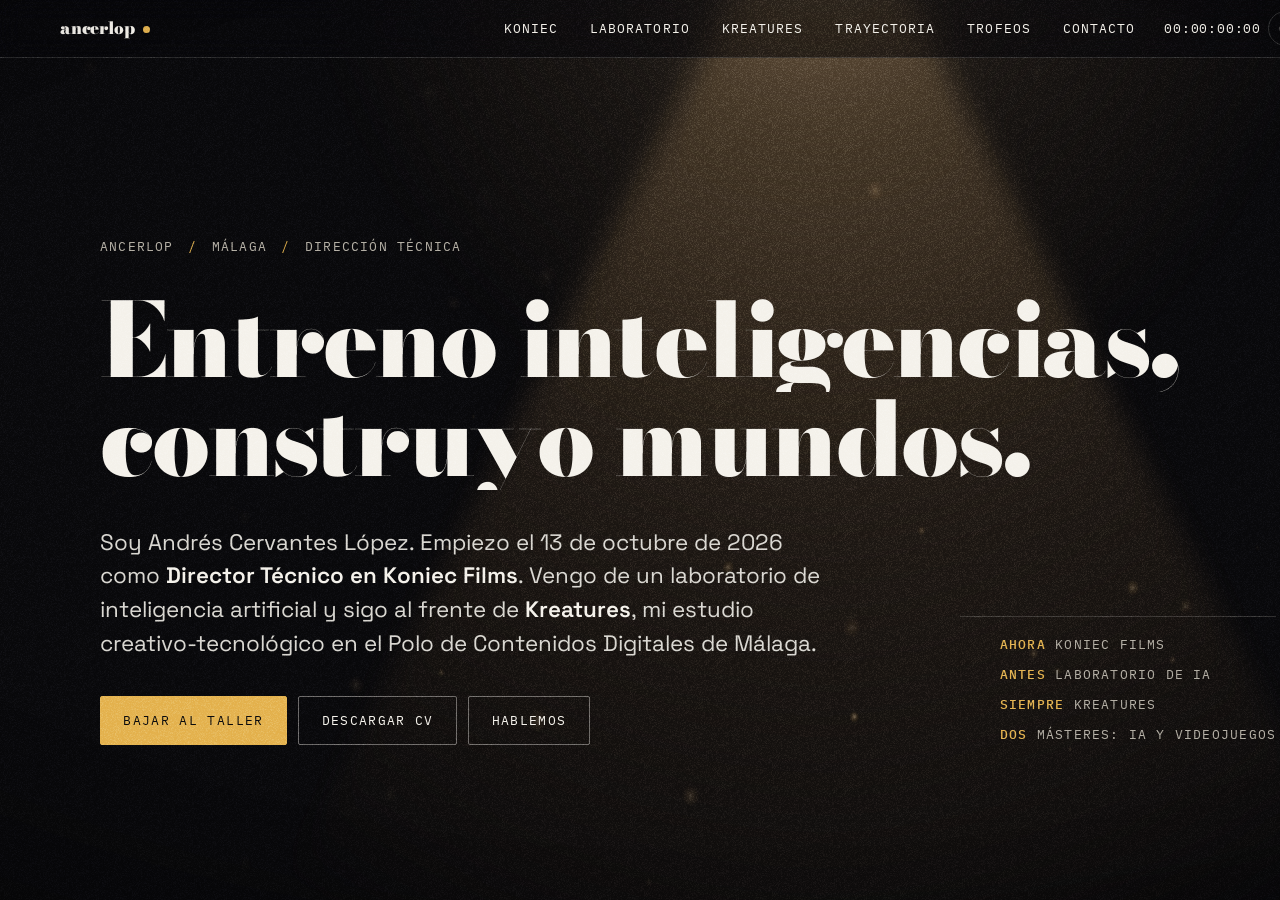
<file: tools/capture/harness.html>
<!doctype html>
<html lang="es">
<head>
<meta charset="utf-8">
<title>arnés de captura · ancerlop</title>
<style>
  html, body { margin: 0; background: #08080a; overflow: hidden; }
  iframe { position: absolute; top: 0; left: 0; border: 0; visibility: hidden; }
</style>
</head>
<body>
<!--
  Arnés para revisar el diseño con capturas de navegador headless.

  Carga el sitio en un iframe del mismo origen, lo deja en un estado "asentado"
  (todas las apariciones resueltas, la cuenta atrás fuera) y desplaza el scroll
  a la franja exacta que se pida. Sirve para ver cualquier parte de la página
  sin depender de anclas ni de capturas de página completa.

  Uso, con el sitio servido en la raíz de este repo:

    python -m http.server 8765
    msedge --headless=new --window-size=1440,900 \
      --screenshot=out.png \
      "http://127.0.0.1:8765/tools/capture/harness.html?w=1440&h=900&y=3200"

  Parámetros: w, h (viewport), y (desplazamiento), lang (es|en).
-->
<iframe id="f" src="/"></iframe>
<script>
  const p = new URLSearchParams(location.search);
  const y = Number(p.get('y') || 0);
  const h = Number(p.get('h') || 900);
  const w = Number(p.get('w') || 1440);
  const lang = p.get('lang');

  const f = document.getElementById('f');
  f.style.width = w + 'px';
  f.style.height = h + 'px';

  f.addEventListener('load', () => {
    try {
      // En headless el tiempo virtual no avanza las transiciones del
      // compositor, así que las forzamos aquí.
      const d = f.contentDocument;
      const st = d.createElement('style');
      st.textContent = [
        '[data-reveal],.hero__slug,.lede,.cta,.hero__meta,.cue,.hero h1 .line__in' +
          '{opacity:1!important;translate:none!important;clip-path:none!important}',
        '.beam,.grain,.vignette{display:block!important;opacity:1!important}',
        '.leader{display:none!important}',
      ].join('');
      d.head.appendChild(st);
      d.body.classList.add('is-ready');
      d.querySelectorAll('[data-reveal],.hero').forEach((el) => el.classList.add('is-in'));

      if (lang) f.contentWindow.localStorage.setItem('ancerlop:lang', lang);
      if (lang === 'en') d.getElementById('langBtn')?.click();
      f.contentWindow.scrollTo(0, y);
    } catch (e) { /* da igual: se captura lo que haya */ }
    requestAnimationFrame(() => { f.style.visibility = 'visible'; });
  });
</script>
</body>
</html>
</file>
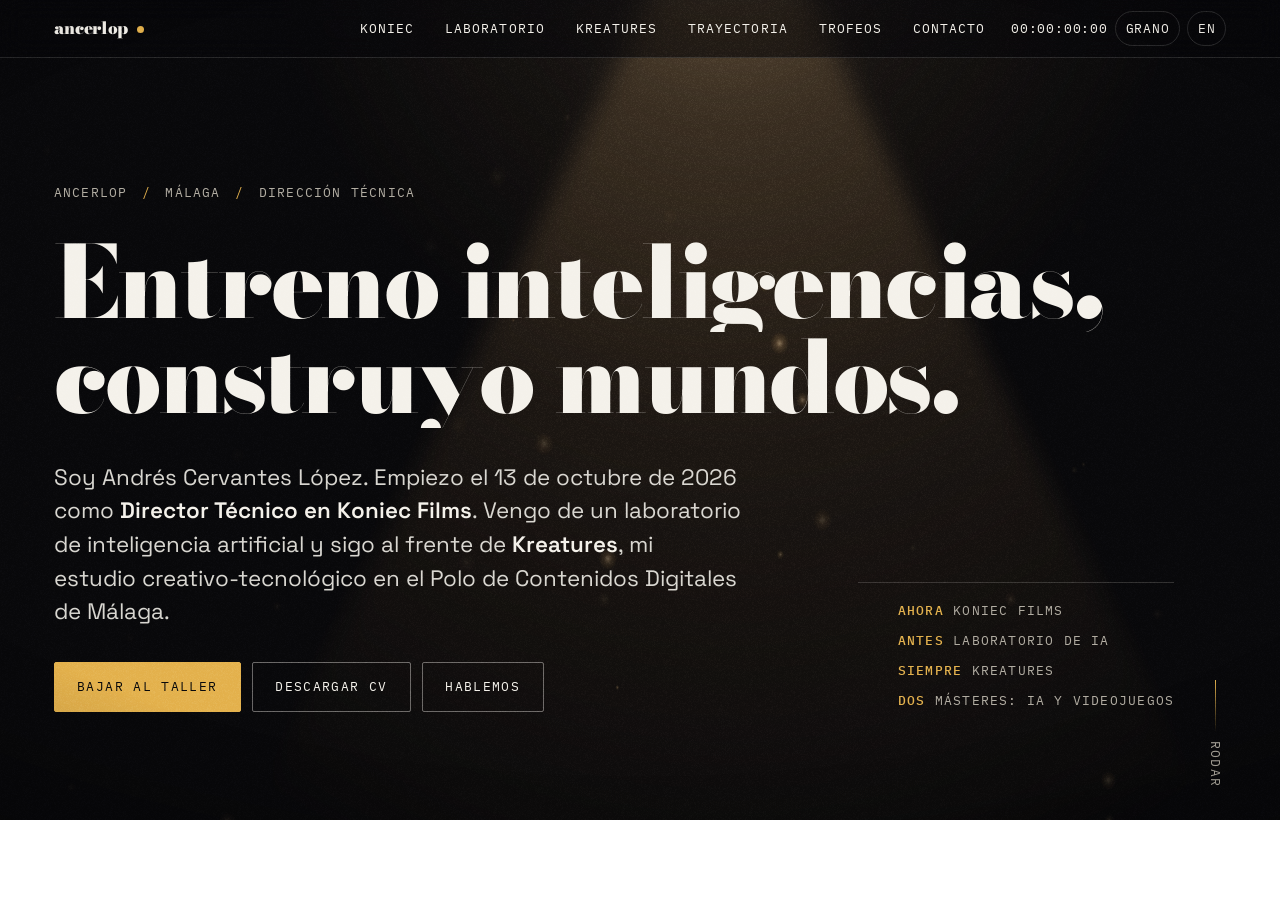
<file: tools/capture/probe.html>
<!doctype html>
<html lang="es">
<head>
<meta charset="utf-8">
<title>sonda de medidas · ancerlop</title>
<style>
  html, body { margin: 0; font: 12px monospace; }
  #out { white-space: pre-wrap; margin: 0; padding: 8px; }
  iframe { position: absolute; left: 0; top: 0; border: 0; }
</style>
</head>
<body>
<!--
  Sonda: mide la altura real del documento y el desplazamiento de cada sección
  dentro de un viewport concreto, para luego capturar franjas exactas con
  harness.html.

    msedge --headless=new --dump-dom \
      --virtual-time-budget=6000 \
      "http://127.0.0.1:8765/tools/capture/probe.html?w=1440&h=900"
-->
<pre id="out">midiendo…</pre>
<iframe id="f" src="/"></iframe>
<script>
  const f = document.getElementById('f');
  const p = new URLSearchParams(location.search);
  f.style.width = (p.get('w') || 1280) + 'px';
  f.style.height = (p.get('h') || 820) + 'px';

  f.addEventListener('load', () => {
    setTimeout(() => {
      try {
        const d = f.contentDocument;
        const w = f.contentWindow;
        const rows = [...d.querySelectorAll('main .world, footer')].map((el) => ({
          id: el.id || el.tagName.toLowerCase(),
          top: Math.round(el.getBoundingClientRect().top + w.scrollY),
          height: Math.round(el.getBoundingClientRect().height),
        }));
        document.getElementById('out').textContent =
          'DOC_HEIGHT=' + d.documentElement.scrollHeight + '\n' + JSON.stringify(rows, null, 1);
      } catch (e) {
        document.getElementById('out').textContent = 'ERROR ' + e;
      }
    }, 600);
  });
</script>
</body>
</html>
</file>
<file: css/site.css>
/* =========================================================================
   ancerlop · sistema de diseño "LA SALA / EL TALLER"
   Sitio estático, sin build. HTML + CSS + JS a mano.
   Orden de capas: tokens → base → layout → componentes → motion → utils
   ========================================================================= */
@layer tokens, base, layout, components, motion, utils;

/* ------------------------------------------------------------------ tokens */
@layer tokens {
  :root {
    /* --- mundo SALA (cine): negro de sala, luz de proyector --- */
    --bg: #08080a;
    --bg-2: #0d0d11;
    --panel: #131319;
    --fg: #f4f1ea;
    --dim: #b0aba0;
    --line: rgba(244, 241, 234, .16);
    --gold: #e3b04b;
    --amber: #ffb454;
    --ember: #ff6a3d;

    /* --- mundo TALLER (laboratorio): papel técnico --- */
    --bg-shop: #f2efe6;
    --bg-shop-2: #e9e5d9;
    --panel-shop: #fffefb;
    --fg-shop: #101217;
    --dim-shop: #54574f;
    --line-shop: rgba(16, 18, 23, .16);
    --teal: #0a5b64;
    --lime: #1c6b45;

    /* --- tipografía --- */
    --display: 'Bodoni Moda', 'Didot', 'Times New Roman', serif;
    --sans: 'Space Grotesk', system-ui, -apple-system, 'Segoe UI', sans-serif;
    --mono: 'IBM Plex Mono', ui-monospace, 'Cascadia Mono', monospace;

    /* --- ritmo --- */
    --maxw: 1240px;
    --gut: clamp(1.1rem, 4.2vw, 4rem);
    --sec-y: clamp(4.5rem, 11vh, 9rem);
    --r: 2px;
    --ease: cubic-bezier(.22, 1, .36, 1);
    --ease-io: cubic-bezier(.65, .05, .36, 1);

    /* retardo de las animaciones: se sobreescribe en línea donde interesa */
    --d: 0s;
    --hd: 0s;

    /* --- escala tipográfica fluida --- */
    --t--1: clamp(.76rem, .73rem + .16vw, .84rem);
    --t-0: clamp(.95rem, .92rem + .2vw, 1.05rem);
    --t-1: clamp(1.08rem, 1rem + .55vw, 1.4rem);
    --t-2: clamp(1.6rem, 1.2rem + 1.9vw, 2.8rem);
    --t-3: clamp(2.1rem, 1.4rem + 3.4vw, 4.4rem);
    --t-4: clamp(2.7rem, 1.1rem + 6.4vw, 6.4rem);

    /* --- chrome adaptativo (barra fija fuera de los mundos) --- */
    --chrome-fg: var(--fg);
    --chrome-bg: transparent;
    --chrome-line: transparent;
    --chrome-dot: var(--gold);
  }

  /* cada mundo redefine estas cinco variables: los componentes sólo las leen */
  .world--screen {
    --w-bg: var(--bg);
    --w-fg: var(--fg);
    --w-dim: var(--dim);
    --w-line: var(--line);
    --w-accent: var(--gold);
    --w-accent-2: var(--amber);
  }

  .world--shop {
    --w-bg: var(--bg-shop);
    --w-fg: var(--fg-shop);
    --w-dim: var(--dim-shop);
    --w-line: var(--line-shop);
    --w-accent: var(--teal);
    --w-accent-2: var(--ember);
  }

  body[data-chrome="screen"] {
    --chrome-fg: var(--fg);
    --chrome-bg: rgba(8, 8, 10, .62);
    --chrome-line: rgba(244, 241, 234, .13);
    --chrome-dot: var(--gold);
  }

  body[data-chrome="shop"] {
    --chrome-fg: var(--fg-shop);
    --chrome-bg: rgba(242, 239, 230, .72);
    --chrome-line: rgba(16, 18, 23, .13);
    --chrome-dot: var(--teal);
  }
}

/* -------------------------------------------------------------------- base */
@layer base {
  *,
  *::before,
  *::after { box-sizing: border-box; }

  html {
    -webkit-text-size-adjust: 100%;
    scroll-behavior: smooth;
    scroll-padding-top: 5rem;
  }

  body {
    margin: 0;
    background: var(--bg);
    color: var(--fg);
    font-family: var(--sans);
    font-size: var(--t-0);
    font-weight: 400;
    line-height: 1.62;
    overflow-x: hidden;
    -webkit-font-smoothing: antialiased;
    text-rendering: optimizeLegibility;
  }

  h1, h2, h3, h4, p, figure, blockquote { margin: 0; }

  img, svg, canvas { display: block; max-width: 100%; }

  a {
    color: inherit;
    text-decoration-color: color-mix(in srgb, currentColor 45%, transparent);
    text-underline-offset: .22em;
    text-decoration-thickness: 1px;
  }

  a:hover { text-decoration-color: currentColor; }

  button, input, textarea, select { font: inherit; color: inherit; }

  ::selection { background: var(--gold); color: #08080a; }

  :focus-visible {
    outline: 2px solid var(--w-accent, var(--amber));
    outline-offset: 3px;
    border-radius: 1px;
  }

  .skip {
    position: fixed;
    top: .6rem;
    left: .6rem;
    z-index: 200;
    translate: 0 -160%;
    background: var(--fg);
    color: var(--bg);
    padding: .6rem 1rem;
    font-family: var(--mono);
    font-size: var(--t--1);
    text-decoration: none;
    transition: translate .25s var(--ease);
  }

  .skip:focus { translate: 0; }

  .mono {
    font-family: var(--mono);
    font-size: var(--t--1);
    letter-spacing: .09em;
    text-transform: uppercase;
    color: var(--w-dim, var(--dim));
  }

  .display {
    font-family: var(--display);
    font-weight: 900;
    line-height: .92;
    letter-spacing: -.025em;
    font-optical-sizing: auto;
  }

  .sr {
    position: absolute;
    width: 1px; height: 1px;
    margin: -1px; padding: 0;
    overflow: hidden;
    clip-path: inset(50%);
    white-space: nowrap;
  }
}

/* ------------------------------------------------------------------ layout */
@layer layout {
  /* --- aviso de apertura local (file://) ---
     No forma parte del diseño del sitio: es la explicación que aparece cuando
     los módulos ES no pueden cargar. Va por encima de todo, cuenta atrás
     incluida. */
  .aviso {
    position: fixed;
    inset: 0 0 auto 0;
    z-index: 130;
    display: grid;
    gap: .55rem;
    padding: .95rem clamp(1rem, 4vw, 2.5rem);
    background: #1c1206;
    color: #ffd9a3;
    border-bottom: 1px solid #8a5a12;
    font-family: var(--mono);
    font-size: .8rem;
    line-height: 1.65;
  }

  /* el atributo hidden tiene que ganarle al display:grid de arriba */
  .aviso[hidden] { display: none; }

  .aviso p { margin: 0; }
  .aviso strong { color: var(--amber); }

  .aviso code {
    padding: .1em .4em;
    border-radius: 2px;
    background: rgba(255, 180, 84, .16);
    color: #ffe9c4;
  }

  /* --- barra superior adaptativa --- */
  .topbar {
    position: fixed;
    inset: 0 0 auto 0;
    z-index: 60;
    display: flex;
    align-items: center;
    gap: clamp(.7rem, 2vw, 2rem);
    padding: .7rem var(--gut);
    color: var(--chrome-fg);
    background: var(--chrome-bg);
    border-bottom: 1px solid var(--chrome-line);
    backdrop-filter: blur(12px) saturate(1.2);
    transition: color .45s var(--ease), background-color .45s var(--ease),
                border-color .45s var(--ease);
  }

  .sig {
    font-family: var(--display);
    font-weight: 900;
    font-size: 1.06rem;
    letter-spacing: -.02em;
    text-decoration: none;
    white-space: nowrap;
  }

  .sig::after {
    content: "";
    display: inline-block;
    width: .42em; height: .42em;
    margin-left: .5em;
    background: var(--chrome-dot);
    border-radius: 50%;
    vertical-align: .06em;
    transition: background-color .45s var(--ease);
  }

  .nav {
    display: flex;
    align-items: center;
    gap: clamp(.9rem, 2.4vw, 2rem);
    margin-left: auto;
  }

  .nav a {
    position: relative;
    font-family: var(--mono);
    font-size: var(--t--1);
    letter-spacing: .08em;
    text-transform: uppercase;
    text-decoration: none;
    opacity: .72;
    padding: .3rem 0;
    transition: opacity .25s var(--ease);
  }

  .nav a::after {
    content: "";
    position: absolute;
    left: 0; bottom: 0;
    width: 100%; height: 1px;
    background: currentColor;
    scale: 0 1;
    transform-origin: 0 50%;
    transition: scale .4s var(--ease);
  }

  .nav a:hover,
  .nav a[aria-current="true"] { opacity: 1; }

  .nav a:hover::after,
  .nav a[aria-current="true"]::after { scale: 1 1; }

  .tools {
    display: flex;
    align-items: center;
    gap: .45rem;
  }

  .tool {
    font-family: var(--mono);
    font-size: var(--t--1);
    letter-spacing: .06em;
    text-transform: uppercase;
    background: none;
    border: 1px solid var(--chrome-line);
    color: inherit;
    padding: .34rem .6rem;
    border-radius: 99px;
    cursor: pointer;
    opacity: .8;
    transition: opacity .2s var(--ease), border-color .2s var(--ease),
                background-color .2s var(--ease);
  }

  .tool:hover { opacity: 1; border-color: currentColor; }

  .tool[aria-pressed="false"] { opacity: .42; }

  .timecode {
    font-family: var(--mono);
    font-size: var(--t--1);
    letter-spacing: .06em;
    opacity: .7;
    font-variant-numeric: tabular-nums;
  }

  .progress {
    position: absolute;
    left: 0; bottom: -1px;
    height: 1px;
    width: 100%;
    scale: 0 1;
    transform-origin: 0 50%;
    background: linear-gradient(90deg, var(--gold), var(--ember));
  }

  .menu-btn { display: none; }

  /* --- mundos --- */
  main { display: block; }

  .world {
    position: relative;
    background: var(--w-bg);
    color: var(--w-fg);
    padding: var(--sec-y) var(--gut);
  }

  .world__in {
    max-width: var(--maxw);
    margin: 0 auto;
  }

  .world--screen { background: var(--bg); }
  .world--shop { background: var(--bg-shop); }

  /* --- cortes entre mundos: transición diagonal, como un fundido a telón --- */
  .cut {
    position: relative;
    height: clamp(120px, 20vh, 240px);
    background: var(--bg);
    overflow: hidden;
  }

  .cut::before {
    content: "";
    position: absolute;
    inset: 0;
    background: var(--bg-shop);
    clip-path: polygon(0 34%, 100% 6%, 100% 100%, 0 100%);
  }

  .cut--back { background: var(--bg-shop); }

  .cut--back::before {
    background: var(--bg);
    clip-path: polygon(0 6%, 100% 34%, 100% 100%, 0 100%);
  }

  .cut__slug {
    position: absolute;
    left: var(--gut);
    bottom: clamp(1rem, 4vh, 2.4rem);
    z-index: 2;
    mix-blend-mode: difference;
    color: #fff;
    opacity: .85;
  }

  /* --- pie --- */
  .foot {
    background: var(--bg);
    color: var(--fg);
    padding: clamp(3rem, 7vh, 5rem) var(--gut) 2rem;
    border-top: 1px solid var(--line);
  }

  .foot__in {
    max-width: var(--maxw);
    margin: 0 auto;
    display: grid;
    gap: clamp(1.5rem, 4vw, 3rem);
  }

  @media (min-width: 820px) {
    .foot__in { grid-template-columns: 1.2fr .8fr; align-items: end; }
  }

  .colophon {
    display: flex;
    flex-wrap: wrap;
    gap: .4rem 1.2rem;
    color: var(--dim);
    font-family: var(--mono);
    font-size: var(--t--1);
    text-transform: uppercase;
    letter-spacing: .07em;
  }
}

/* -------------------------------------------------------------- componentes */
@layer components {
  /* ============================ PORTADA ============================ */
  .hero {
    min-height: 100svh;
    display: flex;
    flex-direction: column;
    justify-content: center;
    padding-top: clamp(6rem, 14vh, 9rem);
    padding-bottom: clamp(1.5rem, 5vh, 3rem);
    overflow: hidden;
  }

  .beam {
    position: absolute;
    inset: -10% -5% auto -5%;
    height: 120%;
    width: 110%;
    pointer-events: none;
    opacity: .85;
  }

  .hero__in {
    position: relative;
    z-index: 2;
    max-width: var(--maxw);
    margin: 0 auto;
    width: 100%;
  }

  .hero__slug {
    display: flex;
    flex-wrap: wrap;
    gap: .5rem .9rem;
    margin-bottom: clamp(1.2rem, 4vh, 2.4rem);
  }

  .hero__slug span[aria-hidden] { color: var(--gold); }

  .hero h1 {
    font-size: var(--t-4);
    margin-bottom: clamp(1.4rem, 4vh, 2.4rem);
    max-width: 24ch;
  }

  .hero h1 .line {
    display: block;
    overflow: hidden;
    padding-bottom: .04em;
  }

  .hero h1 .line__in { display: block; }

  .hero h1 em {
    font-style: italic;
    font-weight: 400;
    color: var(--amber);
  }

  .hero__cols {
    display: grid;
    gap: clamp(1.4rem, 4vw, 3.5rem);
    align-items: end;
  }

  @media (min-width: 900px) {
    .hero__cols { grid-template-columns: minmax(0, 1.25fr) minmax(0, .75fr); }
  }

  .lede {
    font-size: var(--t-1);
    line-height: 1.5;
    color: color-mix(in srgb, var(--fg) 88%, transparent);
    max-width: 58ch;
    text-wrap: pretty;
  }

  .lede strong { font-weight: 600; color: var(--fg); }

  .cta {
    display: flex;
    flex-wrap: wrap;
    gap: .7rem;
    margin-top: clamp(1.4rem, 4vh, 2.2rem);
  }

  .btn {
    --btn-fg: var(--fg);
    position: relative;
    display: inline-flex;
    align-items: center;
    gap: .6rem;
    padding: .82rem 1.4rem;
    border: 1px solid color-mix(in srgb, var(--btn-fg) 40%, transparent);
    border-radius: var(--r);
    background: none;
    color: var(--btn-fg);
    font-family: var(--mono);
    font-size: var(--t--1);
    letter-spacing: .1em;
    text-transform: uppercase;
    text-decoration: none;
    cursor: pointer;
    overflow: hidden;
    transition: color .3s var(--ease), border-color .3s var(--ease);
  }

  .btn > * { position: relative; z-index: 2; }

  .btn::before {
    content: "";
    position: absolute;
    inset: 0;
    background: var(--w-accent, var(--gold));
    translate: 0 101%;
    transition: translate .45s var(--ease);
  }

  .btn:hover, .btn:focus-visible {
    color: #08080a;
    border-color: var(--w-accent, var(--gold));
  }

  .btn:hover::before, .btn:focus-visible::before { translate: 0; }

  .btn--solid {
    --btn-fg: #08080a;
    background: var(--w-accent, var(--gold));
    border-color: var(--w-accent, var(--gold));
  }

  .btn--solid::before { background: var(--fg); }
  .btn--solid:hover, .btn--solid:focus-visible { color: var(--bg); border-color: var(--fg); }

  .hero__meta {
    position: relative;
    z-index: 2;
    list-style: none;
    display: grid;
    gap: .5rem;
    align-content: end;
    margin: clamp(2rem, 6vh, 3.4rem) auto 0;
    padding-top: 1.1rem;
    max-width: var(--maxw);
    border-top: 1px solid var(--line);
    color: var(--dim);
  }

  .hero__meta b {
    color: var(--gold);
    font-weight: 500;
  }

  @media (max-width: 560px) {
    .cta { flex-direction: column; align-items: stretch; }
    .btn { justify-content: center; }
  }

  .cue {
    position: absolute;
    right: var(--gut);
    bottom: clamp(1rem, 4vh, 2.5rem);
    z-index: 2;
    display: flex;
    align-items: center;
    gap: .6rem;
    color: var(--dim);
    writing-mode: vertical-rl;
  }

  .cue__tick {
    width: 1px; height: 3.2rem;
    background: linear-gradient(to bottom, var(--gold), transparent);
    animation: cue 2.4s var(--ease-io) infinite;
  }

  @keyframes cue {
    0% { scale: 1 0; transform-origin: 0 0; opacity: 0; }
    35% { scale: 1 1; opacity: 1; }
    100% { scale: 1 1; transform-origin: 0 100%; opacity: 0; }
  }

  /* ============================ ESCENAS ============================ */
  .scene__head {
    display: grid;
    gap: .7rem;
    padding-bottom: clamp(1.6rem, 5vh, 3rem);
    margin-bottom: clamp(1.8rem, 5vh, 3.2rem);
    border-bottom: 1px solid var(--w-line);
  }

  .scene__head h2 {
    font-size: var(--t-3);
    max-width: 22ch;
  }

  .scene__head h2 i {
    font-style: italic;
    font-weight: 400;
    color: var(--w-accent);
  }

  .scene__slug {
    display: flex;
    flex-wrap: wrap;
    gap: .4rem 1rem;
    color: var(--w-dim);
  }

  .scene__slug b {
    color: var(--w-accent);
    font-weight: 500;
  }

  .cols {
    display: grid;
    gap: clamp(1.6rem, 5vw, 3.6rem);
    align-items: start;
  }

  @media (min-width: 900px) {
    .cols--2 { grid-template-columns: minmax(0, 1fr) minmax(0, 1fr); }
    .cols--wide { grid-template-columns: minmax(0, 1.35fr) minmax(0, .65fr); }
    .cols--narrow { grid-template-columns: minmax(0, .8fr) minmax(0, 1.2fr); }
  }

  /* align-content:start evita que el grid reparta la altura sobrante entre los
     párrafos y estire bloques como .note cuando la columna vecina es más alta */
  .prose { display: grid; gap: 1.05rem; max-width: 62ch; align-content: start; }

  .prose p {
    color: color-mix(in srgb, var(--w-fg) 82%, transparent);
    text-wrap: pretty;
  }

  .prose p.lead {
    font-size: var(--t-1);
    line-height: 1.48;
    color: var(--w-fg);
  }

  .prose strong { font-weight: 600; color: var(--w-fg); }

  .prose em { font-style: italic; }

  .prose a { color: var(--w-accent); }

  .note {
    padding: 1rem 1.1rem;
    border-left: 2px solid var(--w-accent);
    background: color-mix(in srgb, var(--w-accent) 7%, transparent);
    font-size: var(--t--1);
    font-family: var(--mono);
    line-height: 1.7;
    color: var(--w-dim);
  }

  /* lista de disciplinas / servicios */
  .list {
    list-style: none;
    padding: 0;
    margin: 0;
    display: grid;
    gap: 0;
    border-top: 1px solid var(--w-line);
  }

  .list li {
    display: grid;
    grid-template-columns: 2.6rem 1fr;
    gap: 1rem;
    align-items: baseline;
    padding: .95rem 0;
    border-bottom: 1px solid var(--w-line);
  }

  .list li span:first-child {
    font-family: var(--mono);
    font-size: var(--t--1);
    color: var(--w-accent);
    letter-spacing: .06em;
  }

  .list li strong { font-weight: 600; }

  .list li em {
    display: block;
    font-style: normal;
    font-size: var(--t--1);
    color: var(--w-dim);
    line-height: 1.6;
  }

  /* ---------- marco de imagen 2.39:1 y huecos marcados (slots) ---------- */
  .frame {
    position: relative;
    margin: 0;
    aspect-ratio: 2.39 / 1;
    background: var(--panel);
    border: 1px solid var(--w-line);
    overflow: hidden;
  }

  .world--shop .frame { background: var(--panel-shop); }

  .frame img {
    width: 100%; height: 100%;
    object-fit: cover;
    filter: saturate(.92) contrast(1.04);
  }

  .frame figcaption {
    position: absolute;
    left: 0; right: 0; bottom: 0;
    display: flex;
    justify-content: space-between;
    gap: 1rem;
    padding: .8rem 1rem;
    background: linear-gradient(to top, rgba(8, 8, 10, .92), transparent);
    color: var(--fg);
    font-family: var(--mono);
    font-size: var(--t--1);
    letter-spacing: .08em;
    text-transform: uppercase;
  }

  /* Variante 4:3 para material que no es fotograma (va después de .frame para
     poder sobrescribirla). Aquí manda la pieza: el pie va debajo, sin taparla. */
  .frame--43 {
    aspect-ratio: auto;
    max-width: 30rem;
  }

  .frame--43 img {
    height: auto;
    object-fit: contain;
  }

  .frame--43 figcaption {
    position: static;
    background: none;
    color: var(--w-dim);
    border-top: 1px solid var(--w-line);
    padding: .7rem .9rem;
  }

  .frame--43 figcaption span:last-child { opacity: .7; }

  /* slot vacío: se ve claramente que falta material, y queda elegante */
  .slot::before {
    content: "";
    position: absolute;
    inset: 0;
    background-image:
      linear-gradient(to right, color-mix(in srgb, var(--w-fg) 8%, transparent) 1px, transparent 1px),
      linear-gradient(to bottom, color-mix(in srgb, var(--w-fg) 8%, transparent) 1px, transparent 1px);
    background-size: 34px 34px;
    mask-image: radial-gradient(120% 120% at 50% 50%, #000 30%, transparent 78%);
  }

  .slot__marks {
    position: absolute;
    inset: 0;
    pointer-events: none;
  }

  .slot__marks::before,
  .slot__marks::after {
    content: "";
    position: absolute;
    inset: .6rem;
    border: 1px dashed color-mix(in srgb, var(--w-fg) 30%, transparent);
  }

  .slot__marks::after { inset: auto .6rem .6rem auto; width: 1.6rem; height: 1.6rem; border-width: 0 1px 1px 0; }

  .slot__label {
    position: absolute;
    inset: 0;
    display: grid;
    place-content: center;
    gap: .5rem;
    text-align: center;
    padding: 1.2rem;
    z-index: 2;
  }

  .slot__label b {
    font-family: var(--mono);
    font-size: var(--t--1);
    letter-spacing: .16em;
    text-transform: uppercase;
    color: var(--w-accent);
  }

  .slot__label span {
    font-family: var(--mono);
    font-size: var(--t--1);
    color: var(--w-dim);
    max-width: 34ch;
    line-height: 1.7;
  }

  /* ---------- ficha de hito (primer día, etc.) ---------- */
  .hito {
    display: grid;
    gap: 0;
    border: 1px solid color-mix(in srgb, var(--gold) 45%, transparent);
    background: linear-gradient(135deg, rgba(227, 176, 75, .09), transparent 60%);
  }

  @media (min-width: 760px) { .hito { grid-template-columns: 12rem 1fr; } }

  .hito__num {
    display: grid;
    grid-auto-flow: column;
    place-content: center;
    align-items: baseline;
    gap: .5rem;
    padding: clamp(1.4rem, 4vw, 2.4rem);
    border-bottom: 1px solid color-mix(in srgb, var(--gold) 35%, transparent);
    text-align: center;
  }

  @media (min-width: 760px) {
    .hito__num { border-bottom: 0; border-right: 1px solid color-mix(in srgb, var(--gold) 35%, transparent); }
  }

  .hito__num b {
    font-family: var(--display);
    font-weight: 900;
    font-size: clamp(2.4rem, 4.4vw, 3.4rem);
    line-height: .8;
    color: var(--gold);
  }

  .hito__num span {
    font-family: var(--mono);
    font-size: var(--t--1);
    letter-spacing: .18em;
    text-transform: uppercase;
    color: var(--gold);
  }

  .hito__body {
    padding: clamp(1.4rem, 4vw, 2.4rem);
    display: grid;
    gap: .8rem;
    align-content: center;
  }

  .hito__body h3 {
    font-family: var(--display);
    font-size: var(--t-2);
    font-weight: 700;
    line-height: 1.05;
  }

  .hito__body h3 i { font-style: italic; font-weight: 400; }

  .hito__body p { color: var(--dim); max-width: 62ch; }

  .hito__body a { color: var(--gold); font-family: var(--mono); font-size: var(--t--1); }

  /* ---------- trayectoria ---------- */
  .road { list-style: none; margin: 0; padding: 0; border-top: 1px solid var(--w-line); }

  .road li {
    display: grid;
    gap: .3rem 2rem;
    padding: 1.15rem 0;
    border-bottom: 1px solid var(--w-line);
    align-items: baseline;
  }

  @media (min-width: 780px) { .road li { grid-template-columns: 8.5rem 1fr 12rem; } }

  .road .yr {
    font-family: var(--mono);
    font-size: var(--t--1);
    letter-spacing: .06em;
    color: var(--w-dim);
  }

  .road .role { font-weight: 600; }

  .road .role em {
    display: block;
    font-style: normal;
    font-weight: 400;
    font-size: var(--t--1);
    color: var(--w-dim);
    line-height: 1.6;
  }

  .road .where {
    font-family: var(--mono);
    font-size: var(--t--1);
    color: var(--w-dim);
    text-align: left;
  }

  @media (min-width: 780px) { .road .where { text-align: right; } }

  .road li[data-live] .yr,
  .road li[data-live] .where { color: var(--gold); }

  .road li[data-live] {
    background: linear-gradient(90deg, rgba(227, 176, 75, .07), transparent 70%);
  }

  .road li[data-todo] .role::after {
    content: " · por confirmar";
    font-family: var(--mono);
    font-size: var(--t--1);
    color: var(--w-accent-2);
    letter-spacing: .06em;
  }

  /* ---------- trofeos ---------- */
  .prizes { display: grid; gap: 1rem; }

  @media (min-width: 860px) { .prizes { grid-template-columns: repeat(3, 1fr); } }

  .prize {
    position: relative;
    display: grid;
    gap: .7rem;
    align-content: start;
    padding: 1.4rem 1.3rem 1.2rem;
    border: 1px solid var(--w-line);
    background: color-mix(in srgb, var(--w-fg) 3%, transparent);
    transition: border-color .3s var(--ease), background-color .3s var(--ease);
  }

  .prize:hover { border-color: color-mix(in srgb, var(--w-accent) 60%, transparent); }

  .prize__medal {
    font-family: var(--mono);
    font-size: var(--t--1);
    letter-spacing: .16em;
    text-transform: uppercase;
    color: var(--gold);
  }

  .prize h3 {
    font-family: var(--display);
    font-weight: 700;
    font-size: var(--t-2);
    line-height: 1.04;
  }

  .prize p { font-size: var(--t--1); color: var(--w-dim); line-height: 1.7; }

  .prize a {
    font-family: var(--mono);
    font-size: var(--t--1);
    color: var(--w-accent);
    justify-self: start;
  }

  /* ---------- contacto ---------- */
  .contact { display: grid; gap: clamp(1.6rem, 5vw, 3.4rem); }

  @media (min-width: 900px) { .contact { grid-template-columns: minmax(0, .9fr) minmax(0, 1.1fr); } }

  .contact__list { list-style: none; margin: 0; padding: 0; display: grid; gap: .1rem; }

  .contact__list li {
    padding: .9rem 0;
    border-bottom: 1px solid var(--w-line);
    display: grid;
    gap: .2rem;
  }

  .contact__list dt,
  .contact__list .k {
    font-family: var(--mono);
    font-size: var(--t--1);
    letter-spacing: .1em;
    text-transform: uppercase;
    color: var(--w-accent);
  }

  .contact__list a, .contact__list .v { font-size: var(--t-1); text-decoration: none; }

  .contact__list a:hover { text-decoration: underline; }

  form.form { display: grid; gap: .9rem; }

  .field { display: grid; gap: .4rem; }

  .field label {
    font-family: var(--mono);
    font-size: var(--t--1);
    letter-spacing: .1em;
    text-transform: uppercase;
    color: var(--w-dim);
  }

  .field input,
  .field textarea {
    width: 100%;
    padding: .85rem .95rem;
    background: color-mix(in srgb, var(--w-fg) 4%, transparent);
    border: 1px solid var(--w-line);
    border-radius: var(--r);
    color: var(--w-fg);
    transition: border-color .25s var(--ease), background-color .25s var(--ease);
  }

  .world--shop .field input,
  .world--shop .field textarea { background: var(--panel-shop); }

  .field input:focus,
  .field textarea:focus {
    border-color: var(--w-accent);
    background: color-mix(in srgb, var(--w-accent) 6%, transparent);
    outline: none;
  }

  .field textarea { resize: vertical; min-height: 7.5rem; }

  .form__foot {
    display: flex;
    flex-wrap: wrap;
    align-items: center;
    gap: 1rem;
    justify-content: space-between;
  }

  .form__status {
    font-family: var(--mono);
    font-size: var(--t--1);
    color: var(--w-dim);
    min-height: 1.2em;
  }

  /* ---------- tarjeta KONIEC (el motivo del sitio) ---------- */
  .konec {
    position: relative;
    display: grid;
    place-items: center;
    padding: clamp(2.5rem, 8vw, 5rem) var(--gut);
    border: 1px solid var(--line);
    text-align: center;
    overflow: hidden;
  }

  .konec b {
    font-family: var(--display);
    font-weight: 900;
    font-size: clamp(2.4rem, 11vw, 7rem);
    line-height: .9;
    letter-spacing: -.02em;
    animation: weave 6.5s steps(1, end) infinite;
  }

  .konec span {
    display: block;
    margin-top: .9rem;
    font-family: var(--mono);
    font-size: var(--t--1);
    letter-spacing: .22em;
    text-transform: uppercase;
    color: var(--dim);
  }

  .konec::after {
    content: "";
    position: absolute;
    inset: -40% -10%;
    background: radial-gradient(45% 60% at 50% 50%, rgba(255, 180, 84, .13), transparent 70%);
    pointer-events: none;
  }

  /* pequeñísimo "gate weave": el temblor del proyector */
  @keyframes weave {
    0%   { translate: 0 0; }
    20%  { translate: .4px -.3px; }
    40%  { translate: -.3px .4px; }
    60%  { translate: .2px .2px; }
    80%  { translate: -.4px -.2px; }
    100% { translate: 0 0; }
  }

  /* ---------- marquesina de créditos ---------- */
  .marquee {
    overflow: hidden;
    border-block: 1px solid var(--line);
    padding: .8rem 0;
    mask-image: linear-gradient(90deg, transparent, #000 8%, #000 92%, transparent);
  }

  .marquee__track {
    display: flex;
    gap: 2.5rem;
    width: max-content;
    animation: slide 42s linear infinite;
    font-family: var(--mono);
    font-size: var(--t--1);
    letter-spacing: .12em;
    text-transform: uppercase;
    color: var(--dim);
  }

  .marquee:hover .marquee__track { animation-play-state: paused; }

  @keyframes slide { to { translate: -50% 0; } }

  .marquee__track span { white-space: nowrap; }
  .marquee__track b { color: var(--gold); font-weight: 500; }

  /* ---------- cursor: diafragma ---------- */
  .cursor {
    position: fixed;
    top: 0; left: 0;
    z-index: 90;
    width: 2.2rem; height: 2.2rem;
    margin: -1.1rem 0 0 -1.1rem;
    pointer-events: none;
    opacity: 0;
    transition: opacity .3s var(--ease), width .3s var(--ease), height .3s var(--ease);
    mix-blend-mode: difference;
  }

  /* el cursor nativo sólo desaparece si el diafragma ha arrancado bien */
  html.cursor-on,
  html.cursor-on * { cursor: none !important; }

  html.cursor-on .cursor { opacity: 1; }

  .cursor__ring {
    position: absolute;
    inset: 0;
    border: 1px solid #fff;
    border-radius: 50%;
    transition: scale .35s var(--ease), border-radius .35s var(--ease);
  }

  .cursor__ring::before,
  .cursor__ring::after {
    content: "";
    position: absolute;
    background: #fff;
  }

  .cursor__ring::before { left: 50%; top: -4px; width: 1px; height: 6px; }
  .cursor__ring::after { top: 50%; left: -4px; height: 1px; width: 6px; }

  .cursor[data-state="link"] .cursor__ring { scale: 1.5; border-radius: 2px; }
  .cursor[data-state="drag"] .cursor__ring { scale: .55; background: #fff; }

  /* ---------- grano ---------- */
  .grain {
    position: fixed;
    inset: 0;
    z-index: 70;
    width: 100%; height: 100%;
    pointer-events: none;
    opacity: .5;
    mix-blend-mode: soft-light;
    transition: opacity .4s var(--ease);
  }

  body[data-grain="off"] .grain { opacity: 0; }

  .vignette {
    position: fixed;
    inset: 0;
    z-index: 69;
    pointer-events: none;
    background: radial-gradient(120% 90% at 50% 45%, transparent 55%, rgba(0, 0, 0, .55) 100%);
    opacity: .9;
  }

  body[data-chrome="shop"] .vignette { opacity: .25; }
  body[data-grain="off"] .vignette { opacity: 0; }

  /* ---------- cuenta atrás de proyector ---------- */
  .leader {
    position: fixed;
    inset: 0;
    z-index: 120;
    display: grid;
    place-items: center;
    gap: 1.5rem;
    background: #050506;
    color: var(--fg);
    cursor: pointer;
    transition: opacity .5s var(--ease), visibility .5s;
  }

  .leader[hidden] { display: none; }

  .leader.is-out { opacity: 0; visibility: hidden; }

  .leader__disc {
    position: relative;
    width: min(56vw, 22rem);
    aspect-ratio: 1;
    display: grid;
    place-items: center;
  }

  .leader__disc svg { position: absolute; inset: 0; width: 100%; height: 100%; }

  .leader__disc svg .sweep { transform-origin: 50% 50%; animation: sweep 1s linear infinite; }

  @keyframes sweep { to { rotate: 360deg; } }

  .leader__num {
    font-family: var(--display);
    font-weight: 900;
    font-size: clamp(5rem, 22vw, 13rem);
    line-height: .8;
    font-variant-numeric: tabular-nums;
  }

  .leader__slug {
    font-family: var(--mono);
    font-size: var(--t--1);
    letter-spacing: .3em;
    text-transform: uppercase;
    color: var(--dim);
    text-align: center;
  }
}

/* ------------------------------------------------------------------ motion */
@layer motion {
  /* Estado oculto sólo cuando JS está vivo: sin JS, todo visible. */
  html.js [data-reveal] {
    opacity: 0;
    transition:
      opacity .9s var(--ease) var(--d, 0s),
      translate .9s var(--ease) var(--d, 0s),
      clip-path 1.1s var(--ease) var(--d, 0s);
  }

  html.js [data-reveal="up"] { translate: 0 32px; }
  html.js [data-reveal="left"] { translate: -28px 0; }

  html.js [data-reveal="mask"] {
    clip-path: inset(0 0 100% 0);
    opacity: 1;
    translate: none;
  }

  html.js [data-reveal].is-in {
    opacity: 1;
    translate: none;
    clip-path: inset(0 0 0 0);
  }

  html.js .hero h1 .line__in {
    translate: 0 106%;
    transition: translate 1.15s var(--ease) var(--d, 0s);
  }

  html.js .hero.is-in h1 .line__in { translate: 0 0; }

  /* el resto de la portada sube detrás del titular */
  html.js .hero__slug,
  html.js .lede,
  html.js .cta,
  html.js .hero__meta,
  html.js .cue {
    opacity: 0;
    translate: 0 20px;
    transition: opacity .9s var(--ease) var(--hd, 0s), translate .9s var(--ease) var(--hd, 0s);
  }

  html.js .hero__slug { --hd: .08s; }
  html.js .lede { --hd: .34s; }
  html.js .cta { --hd: .46s; }
  html.js .hero__meta { --hd: .58s; }
  html.js .cue { --hd: .72s; }

  html.js .hero.is-in .hero__slug,
  html.js .hero.is-in .lede,
  html.js .hero.is-in .cta,
  html.js .hero.is-in .hero__meta,
  html.js .hero.is-in .cue { opacity: 1; translate: none; }

  /* Ojo con la lista de transiciones: el color de estos elementos es heredado
     del topbar, que a su vez lo anima al cambiar de mundo. Si aquí se añade
     `color` con retardo, la transición del hijo nunca llega a arrancar y el
     enlace se queda con el color del mundo anterior (ilegible sobre el claro).
     Por eso el color no se transiciona aquí: lo hereda ya animado del padre. */
  html.js .sig,
  html.js .nav a,
  html.js .tools > * {
    opacity: 0;
    translate: 0 -8px;
    transition: opacity .6s var(--ease), translate .6s var(--ease);
  }

  html.js body.is-ready .sig,
  html.js body.is-ready .nav a,
  html.js body.is-ready .tools > * { opacity: 1; translate: 0; }

  html.js body.is-ready .nav a:nth-child(1) { transition-delay: .05s; }
  html.js body.is-ready .nav a:nth-child(2) { transition-delay: .1s; }
  html.js body.is-ready .nav a:nth-child(3) { transition-delay: .15s; }
  html.js body.is-ready .nav a:nth-child(4) { transition-delay: .2s; }
  html.js body.is-ready .nav a:nth-child(5) { transition-delay: .25s; }
  html.js body.is-ready .nav a:nth-child(6) { transition-delay: .3s; }

  @media (prefers-reduced-motion: reduce) {
    html { scroll-behavior: auto; }

    *,
    *::before,
    *::after {
      animation-duration: .001ms !important;
      animation-iteration-count: 1 !important;
      transition-duration: .001ms !important;
      scroll-behavior: auto !important;
    }

    html.js [data-reveal],
    html.js .hero h1 .line__in,
    html.js .hero__slug,
    html.js .lede,
    html.js .cta,
    html.js .hero__meta,
    html.js .cue,
    html.js .sig,
    html.js .nav a,
    html.js .tools > * {
      opacity: 1 !important;
      translate: none !important;
      clip-path: none !important;
    }

    .grain, .vignette, .cue__tick, .beam { display: none !important; }
    .marquee__track { animation: none !important; }
  }
}

/* ------------------------------------------------------------------- utils */
@layer utils {
  @media (max-width: 1000px) {
    .timecode { display: none; }
  }

  @media (max-width: 860px) {
    .menu-btn { display: inline-block; }
    .nav { order: 3; }
    body:not(.nav-open) .nav { display: none; }

    body.nav-open .nav {
      position: fixed;
      inset: 0;
      z-index: 55;
      display: flex;
      flex-direction: column;
      align-items: flex-start;
      justify-content: center;
      gap: .4rem;
      padding: 5rem var(--gut);
      background: color-mix(in srgb, var(--chrome-bg, #08080a) 96%, #000);
      backdrop-filter: blur(18px);
    }

    body.nav-open .nav a {
      font-family: var(--display);
      font-size: clamp(2rem, 9vw, 3.2rem);
      letter-spacing: -.02em;
      text-transform: none;
      opacity: 1;
      padding: .3rem 0;
    }
  }

  @media print {
    .topbar, .grain, .vignette, .cursor, .beam, .leader, .marquee, .cue { display: none !important; }
    body { background: #fff; color: #000; }
    .world, .world--shop { background: #fff !important; color: #000 !important; }
    .cut { display: none; }
  }
}
</file>
<file: css/lab.css>
/* =========================================================================
   ancerlop · css/lab.css
   El taller: los dos artefactos interactivos (descenso de gradiente y vivero
   procedural). Todo dibujado con canvas 2D y SVG a mano, sin dependencias.
   ========================================================================= */
@layer tokens, base, layout, components, motion, utils;

@layer components {

  /* ==================== estructura común de laboratorio ==================== */
  .lab {
    display: grid;
    gap: 1px;
    background: var(--w-line);
    border: 1px solid var(--w-line);
    margin-top: clamp(1.5rem, 4vh, 2.6rem);
  }

  @media (min-width: 880px) {
    .lab { grid-template-columns: minmax(0, 1.55fr) minmax(0, 1fr); }
  }

  .lab__stage {
    position: relative;
    background: var(--panel-shop);
    min-height: 20rem;
    touch-action: none;
    cursor: crosshair;
  }

  .lab__stage canvas {
    width: 100%;
    height: 100%;
    display: block;
    aspect-ratio: 4 / 3;
  }

  @media (min-width: 880px) {
    .lab__stage canvas { aspect-ratio: auto; position: absolute; inset: 0; }
  }

  .lab__badge {
    position: absolute;
    top: .8rem;
    left: .9rem;
    z-index: 2;
    display: flex;
    align-items: center;
    gap: .5rem;
    font-family: var(--mono);
    font-size: var(--t--1);
    letter-spacing: .12em;
    text-transform: uppercase;
    color: var(--dim-shop);
    pointer-events: none;
  }

  .lab__badge i {
    width: .5rem; height: .5rem;
    border-radius: 50%;
    background: var(--teal);
    animation: pulse 1.6s ease-in-out infinite;
  }

  .lab__badge[data-state="paused"] i { background: var(--ember); animation: none; }

  @keyframes pulse {
    0%, 100% { opacity: 1; }
    50% { opacity: .25; }
  }

  .lab__hint {
    position: absolute;
    right: .9rem;
    bottom: .8rem;
    z-index: 2;
    font-family: var(--mono);
    font-size: var(--t--1);
    color: var(--dim-shop);
    opacity: .8;
    pointer-events: none;
    text-align: right;
    max-width: 26ch;
    line-height: 1.6;
  }

  /* panel lateral de mandos */
  .lab__panel {
    background: var(--panel-shop);
    padding: clamp(1.1rem, 3vw, 1.6rem);
    display: grid;
    gap: 1.1rem;
    align-content: start;
  }

  .lab__panel h3 {
    font-family: var(--mono);
    font-size: var(--t--1);
    letter-spacing: .16em;
    text-transform: uppercase;
    color: var(--teal);
  }

  .lab__panel p { font-size: var(--t--1); color: var(--dim-shop); line-height: 1.7; }

  .readouts {
    display: grid;
    gap: .55rem;
    margin: 0;
    padding: .2rem 0 0;
    font-family: var(--mono);
    font-size: var(--t--1);
  }

  .readout {
    display: flex;
    align-items: baseline;
    gap: .6rem;
  }

  .readout dt {
    color: var(--dim-shop);
    letter-spacing: .06em;
  }

  .readout dt::after {
    content: "";
    flex: 1;
  }

  .readout dd {
    margin: 0 0 0 auto;
    font-variant-numeric: tabular-nums;
    color: var(--fg-shop);
    font-weight: 500;
  }

  .eq {
    padding: .8rem 1rem;
    border: 1px dashed var(--line-shop);
    font-family: var(--mono);
    font-size: var(--t--1);
    color: var(--fg-shop);
    text-align: center;
    letter-spacing: .04em;
    background: color-mix(in srgb, var(--teal) 5%, transparent);
  }

  .controls {
    display: flex;
    flex-wrap: wrap;
    gap: .5rem;
  }

  .ctl {
    font-family: var(--mono);
    font-size: var(--t--1);
    letter-spacing: .08em;
    text-transform: uppercase;
    padding: .55rem .85rem;
    border: 1px solid var(--line-shop);
    background: transparent;
    color: var(--fg-shop);
    border-radius: 99px;
    cursor: pointer;
    transition: background-color .2s var(--ease), color .2s var(--ease),
                border-color .2s var(--ease);
  }

  .ctl:hover { border-color: var(--teal); color: var(--teal); }
  .ctl[aria-pressed="true"] { background: var(--fg-shop); color: var(--bg-shop); border-color: var(--fg-shop); }

  .slider {
    display: grid;
    gap: .35rem;
  }

  .slider label {
    display: flex;
    justify-content: space-between;
    gap: 1rem;
    font-family: var(--mono);
    font-size: var(--t--1);
    color: var(--dim-shop);
    letter-spacing: .06em;
  }

  .slider output { color: var(--teal); font-weight: 500; }

  .slider input[type="range"] {
    width: 100%;
    accent-color: var(--teal);
    height: 1.4rem;
  }

  .hint {
    margin: 0;
    font-family: var(--mono);
    font-size: 0.68rem;
    line-height: 1.65;
    color: var(--dim-shop);
  }

  /* curva de pérdida */
  .loss {
    border: 1px solid var(--line-shop);
    background: color-mix(in srgb, var(--teal) 4%, transparent);
  }

  .loss canvas { width: 100%; height: 4.5rem; display: block; }

  /* ==================== vivero procedural (Kreatures) ==================== */
  .vivero {
    margin-top: clamp(1.5rem, 4vh, 2.6rem);
    border: 1px solid var(--line-shop);
    background: var(--panel-shop);
  }

  .vivero__bar {
    display: flex;
    flex-wrap: wrap;
    align-items: center;
    gap: .8rem 1.2rem;
    justify-content: space-between;
    padding: .9rem clamp(1rem, 3vw, 1.4rem);
    border-bottom: 1px solid var(--line-shop);
  }

  .vivero__bar p {
    font-family: var(--mono);
    font-size: var(--t--1);
    color: var(--dim-shop);
    letter-spacing: .04em;
  }

  .vivero__grid {
    display: grid;
    /* auto-fit, no auto-fill: con seis criaturas, auto-fill deja una celda
       vacía al final de la fila y se nota muchísimo */
    grid-template-columns: repeat(auto-fit, minmax(9.5rem, 1fr));
    gap: 1px;
    background: var(--line-shop);
  }

  .critter {
    position: relative;
    display: block;
    width: 100%;
    aspect-ratio: 1;
    padding: 0;
    border: 0;
    background: var(--panel-shop);
    cursor: pointer;
    overflow: hidden;
    transition: background-color .3s var(--ease);
  }

  .critter:hover,
  .critter:focus-visible { background: color-mix(in srgb, var(--teal) 7%, var(--panel-shop)); }

  .critter svg {
    width: 100%;
    height: 100%;
    transition: scale .5s var(--ease), rotate .5s var(--ease);
  }

  .critter:hover svg { scale: 1.06; }

  .critter.is-new svg { animation: hatch .55s var(--ease); }

  @keyframes hatch {
    from { opacity: 0; scale: .82; rotate: -6deg; }
    to { opacity: 1; scale: 1; rotate: 0deg; }
  }

  .critter__seed {
    position: absolute;
    left: .5rem;
    bottom: .4rem;
    font-family: var(--mono);
    font-size: 0.66rem;
    letter-spacing: .1em;
    color: color-mix(in srgb, var(--fg-shop) 40%, transparent);
    pointer-events: none;
  }

  /* medido con tools/capture/checks.html: con la mezcla al 40% la semilla se
     quedaba en 2.85:1, por debajo de AA. Al 66% sube a ~4.9:1 y sigue siendo
     discreta, que es lo que se le pide a una etiqueta secundaria. */
  .critter__seed { color: color-mix(in srgb, var(--fg-shop) 66%, transparent); }

  @media (prefers-reduced-motion: reduce) {
    .critter svg, .critter:hover svg { scale: 1 !important; animation: none !important; }
    .lab__badge i { animation: none !important; }
  }
}
</file>
